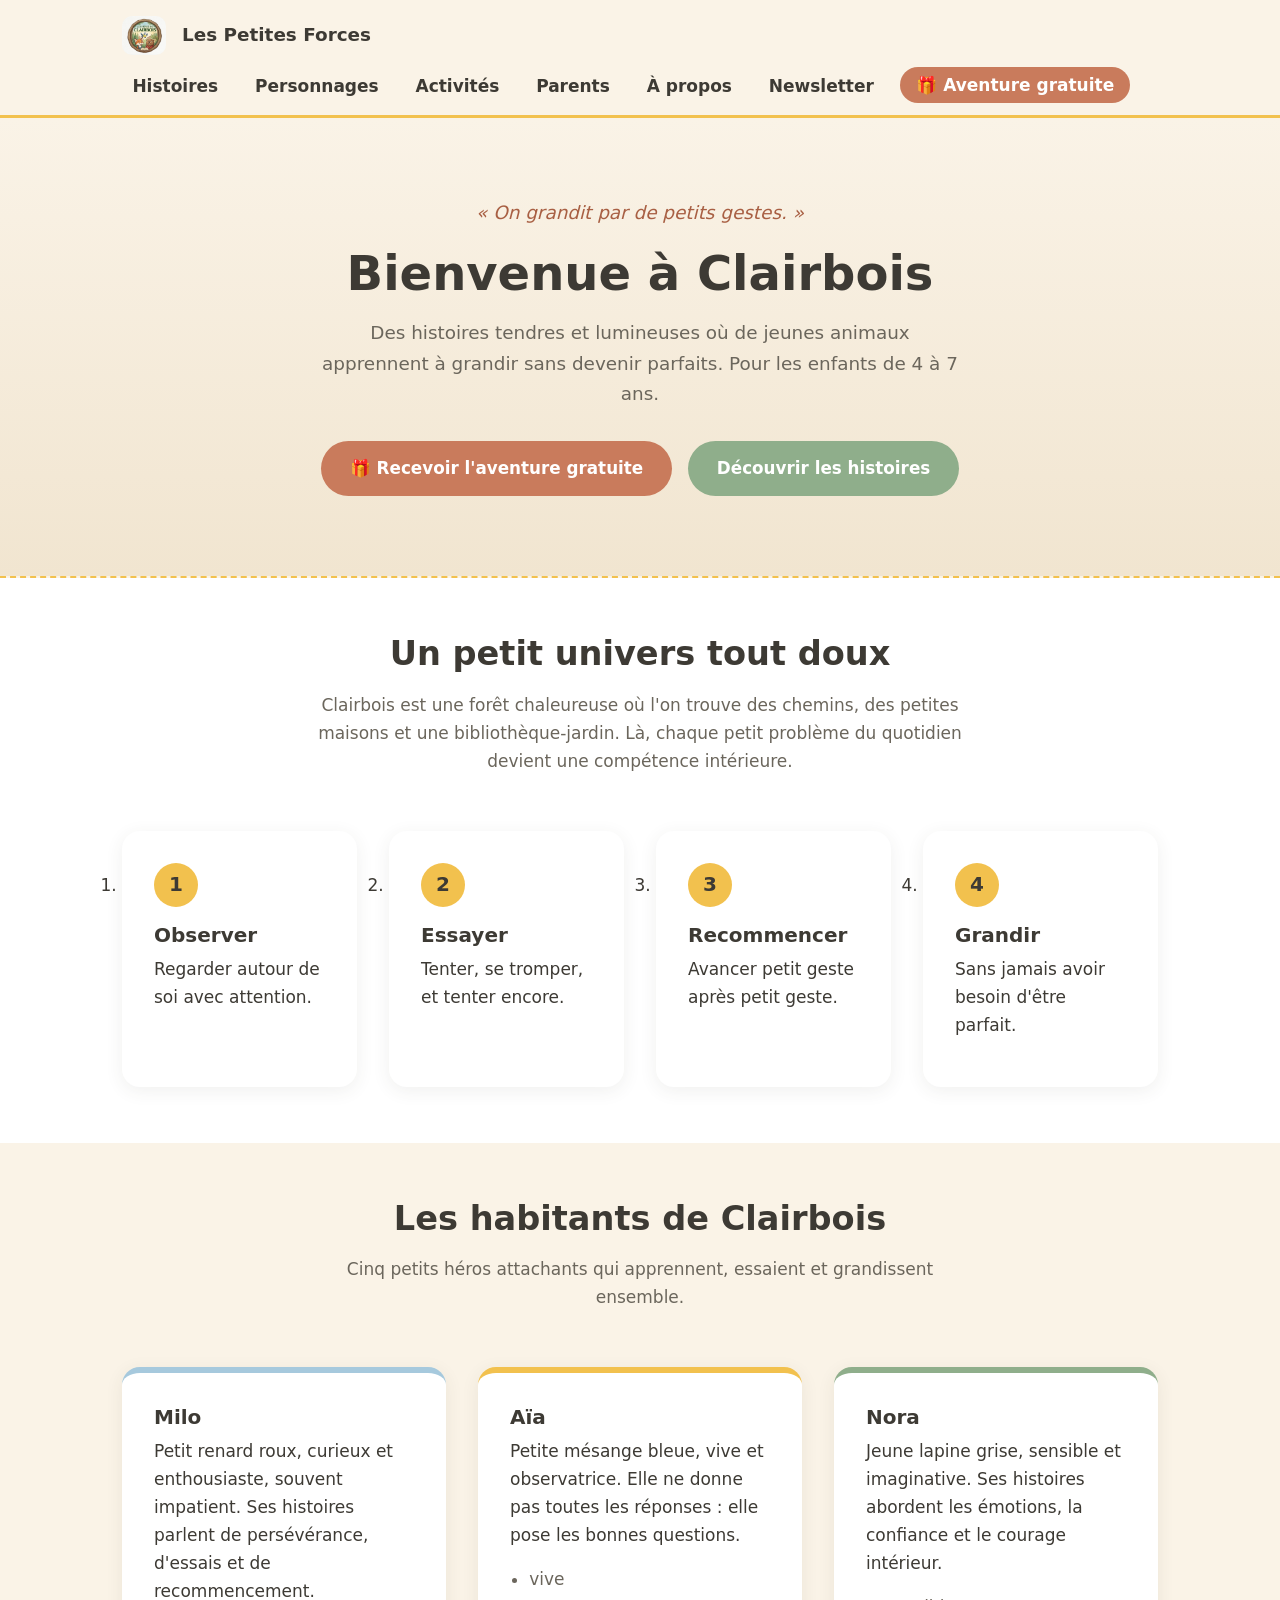
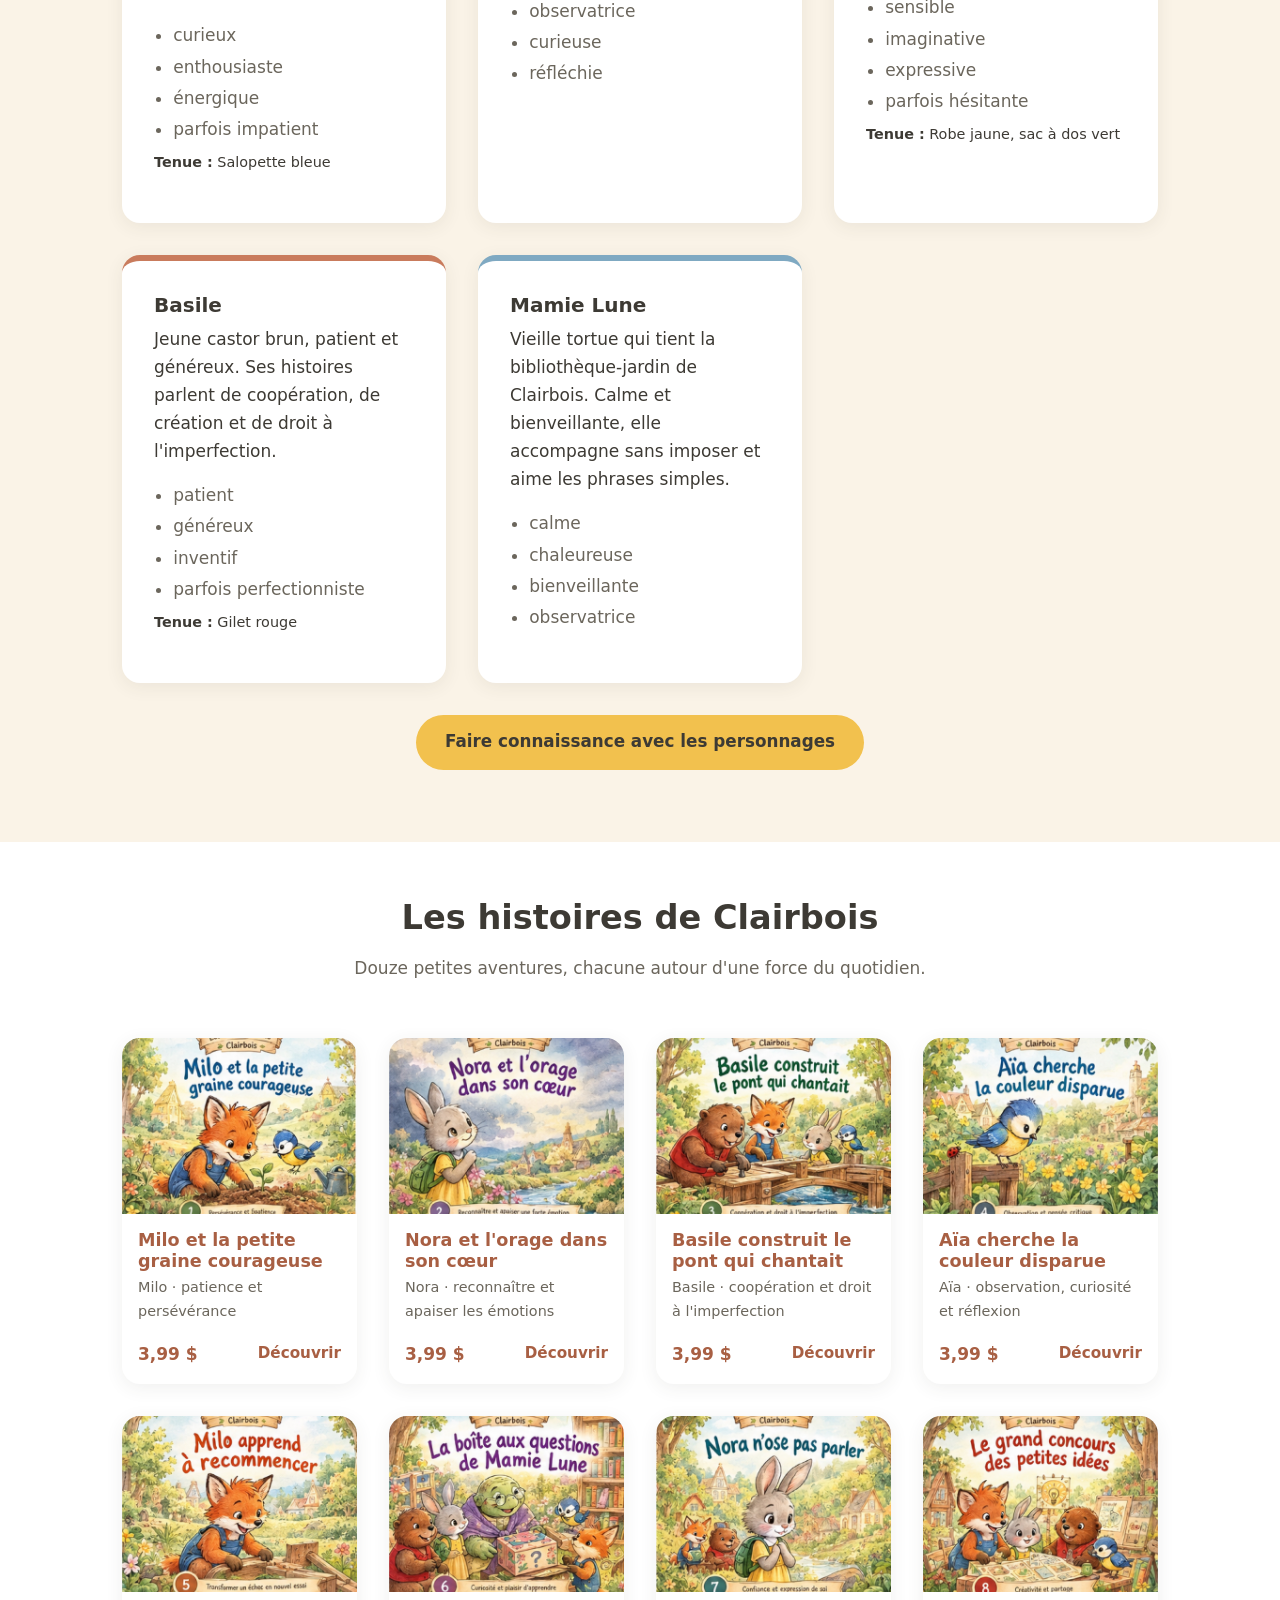
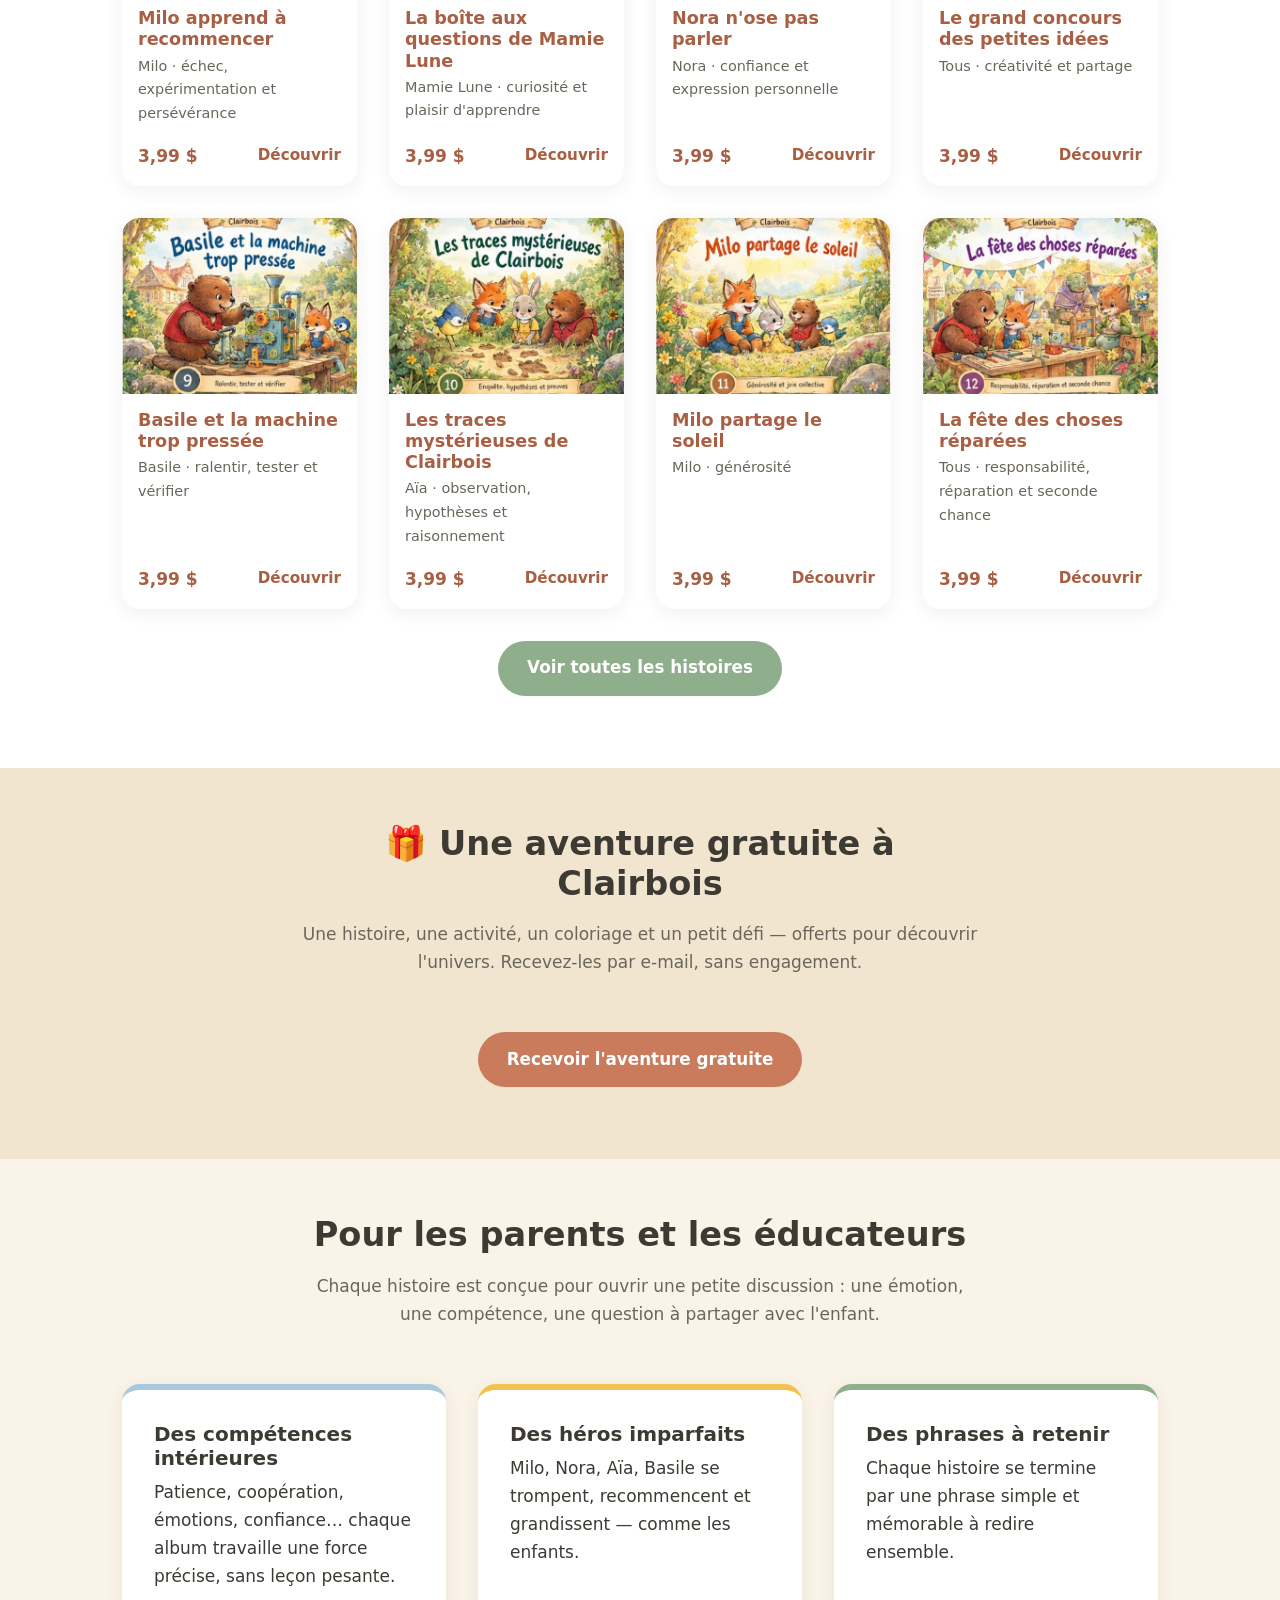
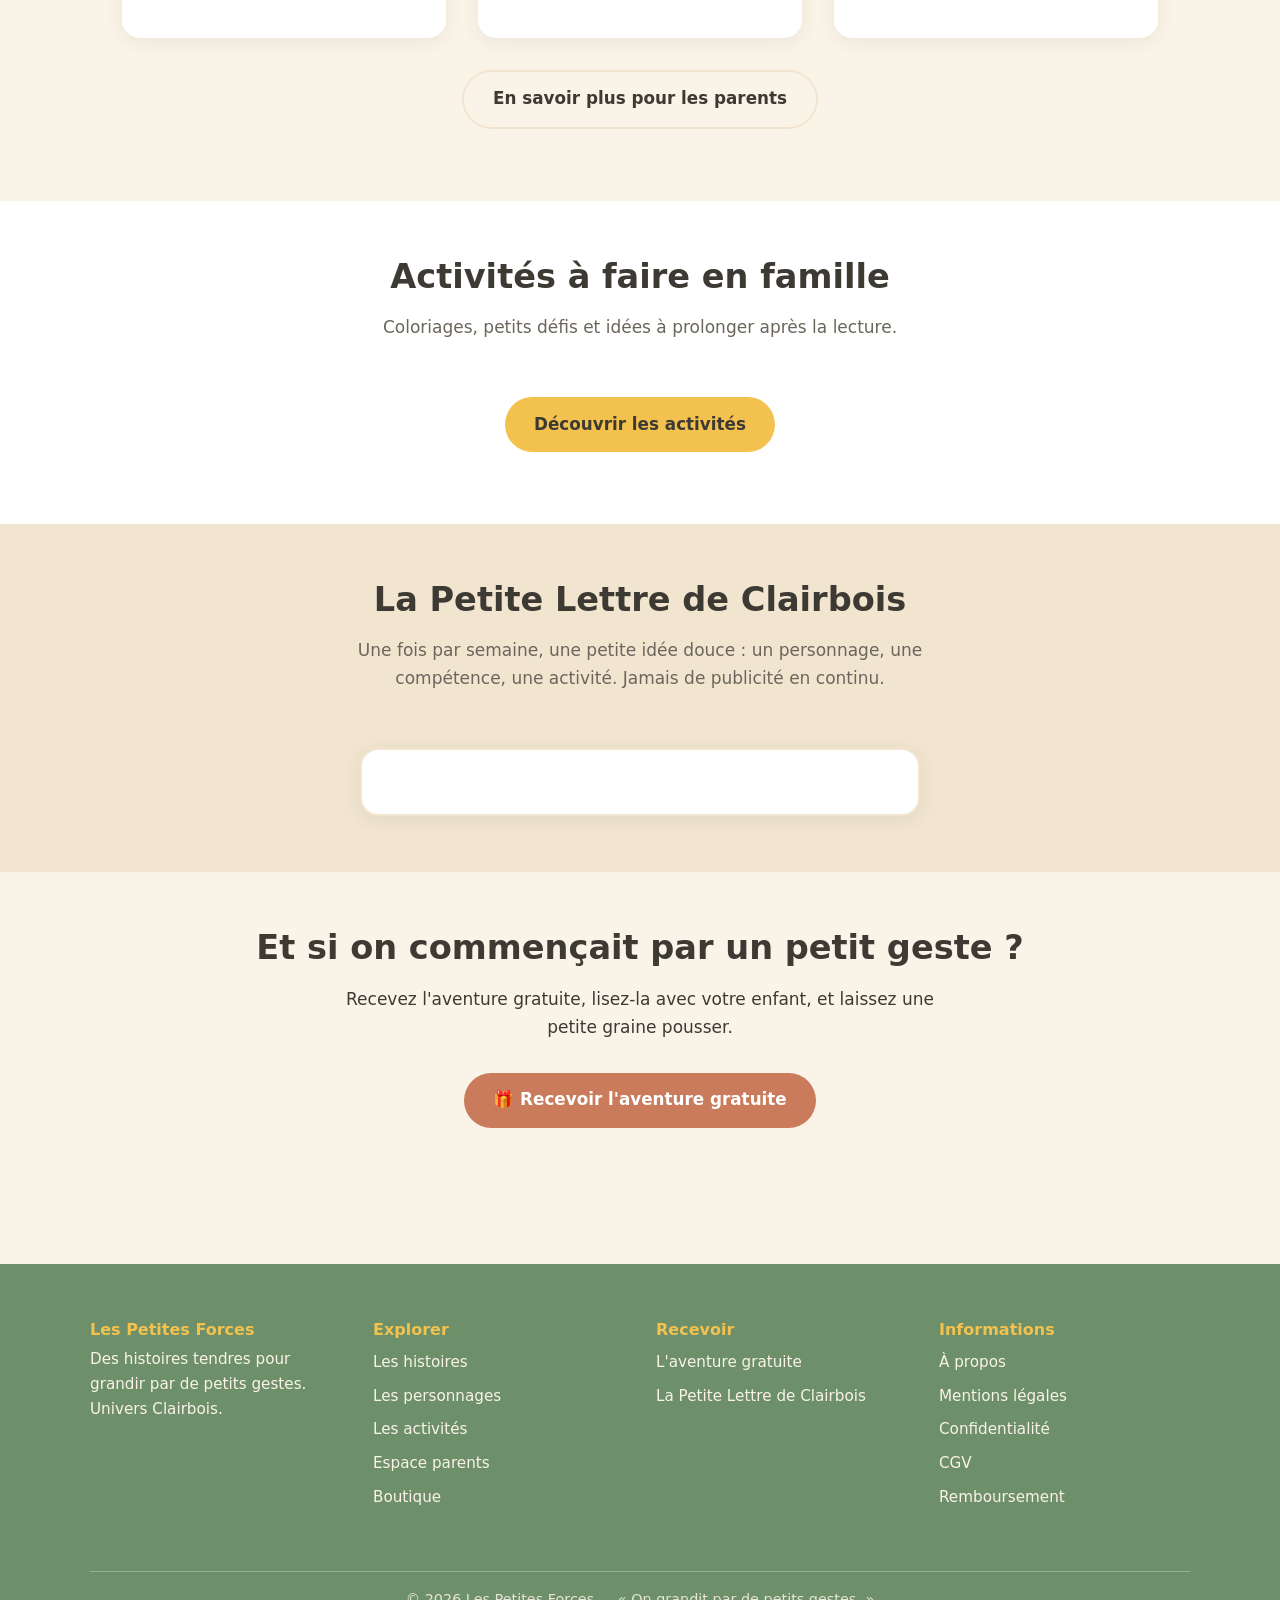
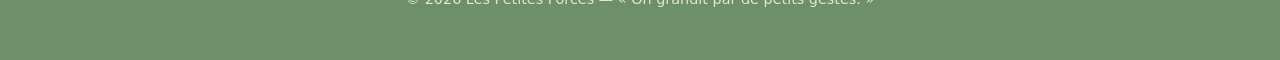
<file: index.html>
<!DOCTYPE html>
<html lang="fr">
<head>
  <meta charset="UTF-8">
  <meta name="viewport" content="width=device-width, initial-scale=1.0">
  <title>Les Petites Forces — Des histoires douces pour grandir, à Clairbois</title>
  <meta name="description" content="Des histoires tendres et lumineuses où de jeunes animaux apprennent à grandir sans devenir parfaits. Pour les enfants de 4 à 7 ans. « On grandit par de petits gestes. »">
  <meta property="og:title" content="Les Petites Forces — Clairbois">
  <meta property="og:description" content="Des histoires tendres et lumineuses où de jeunes animaux apprennent à grandir sans devenir parfaits. Pour les enfants de 4 à 7 ans.">
  <meta property="og:type" content="website">
  <meta property="og:image" content="assets/logo-couleur.png">
  <link rel="stylesheet" href="css/style.css">
  <link rel="icon" href="assets/logo-crayon.png" type="image/png">
</head>
<body>
  <a class="skip-link" href="#contenu">Aller au contenu principal</a>

  <header class="site-header">
    <nav class="nav" aria-label="Navigation principale">
      <a class="logo" href="index.html">
        <img src="assets/logo-couleur.png" alt="Logo Les Petites Forces">
        Les Petites Forces
      </a>
      <ul class="nav-links">
        <li><a href="histoires.html">Histoires</a></li>
        <li><a href="personnages.html">Personnages</a></li>
        <li><a href="activites.html">Activités</a></li>
        <li><a href="parents.html">Parents</a></li>
        <li><a href="apropos.html">À propos</a></li>
        <li><a href="newsletter.html">Newsletter</a></li>
        <li><a class="cta" href="newsletter.html">🎁 Aventure gratuite</a></li>
      </ul>
    </nav>
  </header>

  <main id="contenu">

    <!-- 1. HERO -->
    <section class="hero">
      <span class="signature">« On grandit par de petits gestes. »</span>
      <h1>Bienvenue à Clairbois</h1>
      <p class="hero-texte">Des histoires tendres et lumineuses où de jeunes animaux apprennent à grandir sans devenir parfaits. Pour les enfants de 4 à 7 ans.</p>
      <div class="hero-actions">
        <a class="btn btn-principal" href="newsletter.html">🎁 Recevoir l'aventure gratuite</a>
        <a class="btn btn-secondaire" href="histoires.html">Découvrir les histoires</a>
      </div>
    </section>

    <!-- 2. DÉCOUVRIR CLAIRBOIS -->
    <section class="section-alternee" aria-labelledby="decouvrir">
      <div class="conteneur">
        <div class="section-titre">
          <h2 id="decouvrir">Un petit univers tout doux</h2>
          <p>Clairbois est une forêt chaleureuse où l'on trouve des chemins, des petites maisons et une bibliothèque-jardin. Là, chaque petit problème du quotidien devient une compétence intérieure.</p>
        </div>
        <ol class="etapes">
          <li class="etape"><h3>Observer</h3><p>Regarder autour de soi avec attention.</p></li>
          <li class="etape"><h3>Essayer</h3><p>Tenter, se tromper, et tenter encore.</p></li>
          <li class="etape"><h3>Recommencer</h3><p>Avancer petit geste après petit geste.</p></li>
          <li class="etape"><h3>Grandir</h3><p>Sans jamais avoir besoin d'être parfait.</p></li>
        </ol>
      </div>
    </section>

    <!-- 3. LES PERSONNAGES -->
    <section aria-labelledby="personnages">
      <div class="conteneur">
        <div class="section-titre">
          <h2 id="personnages">Les habitants de Clairbois</h2>
          <p>Cinq petits héros attachants qui apprennent, essaient et grandissent ensemble.</p>
        </div>
        <div class="grille-personnages" data-personnages></div>
        <p style="text-align:center;margin-top:var(--sp-md)">
          <a class="btn btn-jaune" href="personnages.html">Faire connaissance avec les personnages</a>
        </p>
      </div>
    </section>

    <!-- 4. LES HISTOIRES -->
    <section class="section-alternee" aria-labelledby="histoires">
      <div class="conteneur">
        <div class="section-titre">
          <h2 id="histoires">Les histoires de Clairbois</h2>
          <p>Douze petites aventures, chacune autour d'une force du quotidien.</p>
        </div>
        <ul class="grille-albums" data-grille-albums></ul>
        <p style="text-align:center;margin-top:var(--sp-md)">
          <a class="btn btn-secondaire" href="histoires.html">Voir toutes les histoires</a>
        </p>
      </div>
    </section>

    <!-- 5. AVENTURE GRATUITE -->
    <section class="section-alternee-2" aria-labelledby="aventure">
      <div class="conteneur">
        <div class="section-titre">
          <h2 id="aventure">🎁 Une aventure gratuite à Clairbois</h2>
          <p>Une histoire, une activité, un coloriage et un petit défi — offerts pour découvrir l'univers. Recevez-les par e-mail, sans engagement.</p>
        </div>
        <p style="text-align:center">
          <a class="btn btn-principal" href="newsletter.html">Recevoir l'aventure gratuite</a>
        </p>
      </div>
    </section>

    <!-- 6. POUR LES PARENTS -->
    <section aria-labelledby="parents">
      <div class="conteneur">
        <div class="section-titre">
          <h2 id="parents">Pour les parents et les éducateurs</h2>
          <p>Chaque histoire est conçue pour ouvrir une petite discussion : une émotion, une compétence, une question à partager avec l'enfant.</p>
        </div>
        <div class="grille-personnages">
          <article class="carte-personnage">
            <h3>Des compétences intérieures</h3>
            <p>Patience, coopération, émotions, confiance… chaque album travaille une force précise, sans leçon pesante.</p>
          </article>
          <article class="carte-personnage">
            <h3>Des héros imparfaits</h3>
            <p>Milo, Nora, Aïa, Basile se trompent, recommencent et grandissent — comme les enfants.</p>
          </article>
          <article class="carte-personnage">
            <h3>Des phrases à retenir</h3>
            <p>Chaque histoire se termine par une phrase simple et mémorable à redire ensemble.</p>
          </article>
        </div>
        <p style="text-align:center;margin-top:var(--sp-md)">
          <a class="btn btn-transparent" href="parents.html">En savoir plus pour les parents</a>
        </p>
      </div>
    </section>

    <!-- 7. ACTIVITÉS -->
    <section class="section-alternee" aria-labelledby="activites">
      <div class="conteneur">
        <div class="section-titre">
          <h2 id="activites">Activités à faire en famille</h2>
          <p>Coloriages, petits défis et idées à prolonger après la lecture.</p>
        </div>
        <p style="text-align:center">
          <a class="btn btn-jaune" href="activites.html">Découvrir les activités</a>
        </p>
      </div>
    </section>

    <!-- 8. NEWSLETTER -->
    <section class="section-alternee-2" aria-labelledby="newsletter">
      <div class="conteneur">
        <div class="section-titre">
          <h2 id="newsletter">La Petite Lettre de Clairbois</h2>
          <p>Une fois par semaine, une petite idée douce : un personnage, une compétence, une activité. Jamais de publicité en continu.</p>
        </div>
        <div class="bloc-formulaire">
          <div class="ml-embedded" data-form="tTjwT6"></div>
        </div>
      </div>
    </section>

    <!-- 9. APPEL À L'ACTION FINAL -->
    <section aria-labelledby="final">
      <div class="conteneur" style="text-align:center">
        <h2 id="final">Et si on commençait par un petit geste ?</h2>
        <p style="max-width:600px;margin:0 auto var(--sp-md)">Recevez l'aventure gratuite, lisez-la avec votre enfant, et laissez une petite graine pousser.</p>
        <a class="btn btn-principal" href="newsletter.html">🎁 Recevoir l'aventure gratuite</a>
      </div>
    </section>

  </main>

  <footer class="site-footer">
    <div class="footer-grille">
      <div>
        <h3>Les Petites Forces</h3>
        <p style="font-size:0.95rem">Des histoires tendres pour grandir par de petits gestes. Univers Clairbois.</p>
      </div>
      <div>
        <h3>Explorer</h3>
        <ul>
          <li><a href="histoires.html">Les histoires</a></li>
          <li><a href="personnages.html">Les personnages</a></li>
          <li><a href="activites.html">Les activités</a></li>
          <li><a href="parents.html">Espace parents</a></li>
          <li><a href="boutique.html">Boutique</a></li>
        </ul>
      </div>
      <div>
        <h3>Recevoir</h3>
        <ul>
          <li><a href="newsletter.html">L'aventure gratuite</a></li>
          <li><a href="newsletter.html">La Petite Lettre de Clairbois</a></li>
        </ul>
      </div>
      <div>
        <h3>Informations</h3>
        <ul>
          <li><a href="apropos.html">À propos</a></li>
          <li><a href="mentions-legales.html">Mentions légales</a></li>
          <li><a href="confidentialite.html">Confidentialité</a></li>
          <li><a href="cgv.html">CGV</a></li>
          <li><a href="remboursement.html">Remboursement</a></li>
        </ul>
      </div>
    </div>
    <div class="footer-bas">
      <p>© 2026 Les Petites Forces — « On grandit par de petits gestes. »</p>
    </div>
  </footer>

  <script src="js/main.js"></script>
  <!-- MailerLite Universal (chargé une seule fois, §25) -->
  <script>
    (function(w,d,e,u,f,l,n){w[f]=w[f]||function(){(w[f].q=w[f].q||[])
    .push(arguments);},l=d.createElement(e),l.async=1,l.src=u,
    n=d.getElementsByTagName(e)[0],n.parentNode.insertBefore(l,n);})
    (window,document,'script','https://assets.mailerlite.com/js/universal.js','ml');
    ml('account', '2626784');
  </script>
  <!-- End MailerLite Universal -->
</body>
</html>
</file>
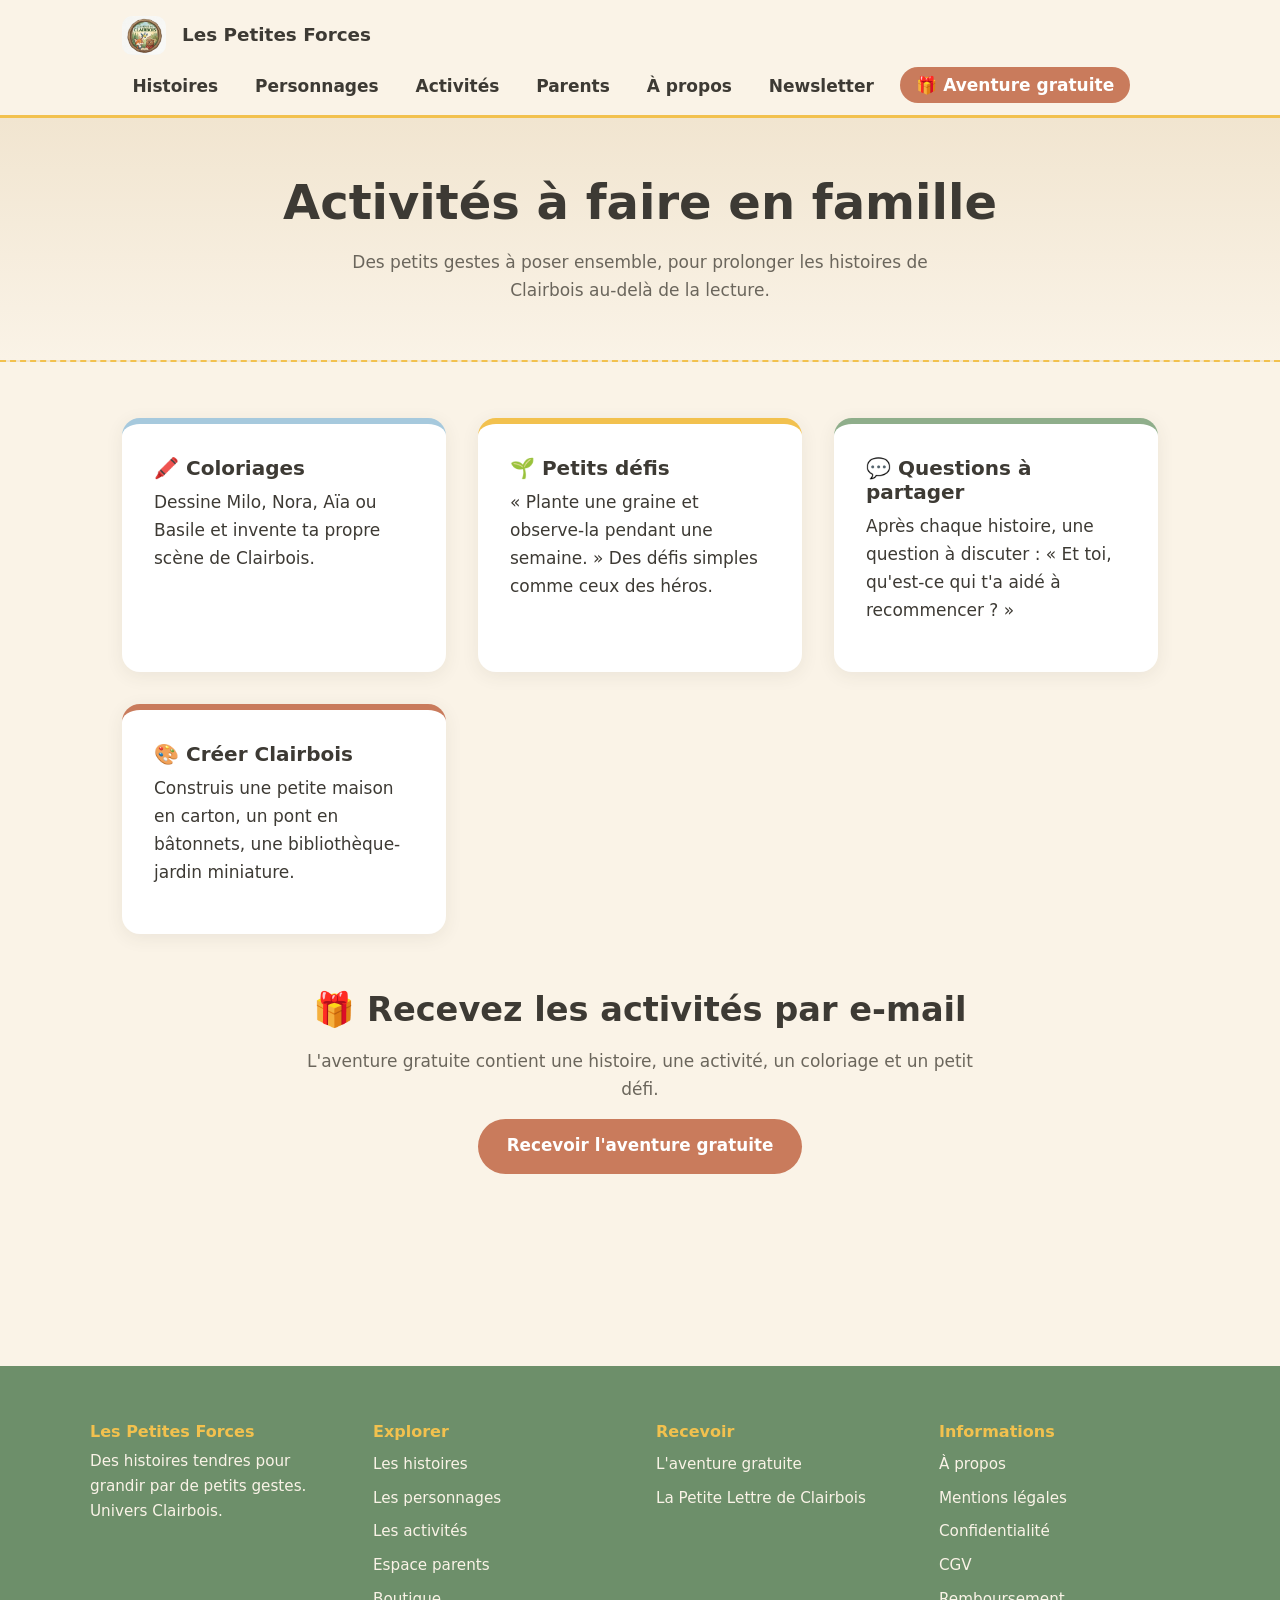
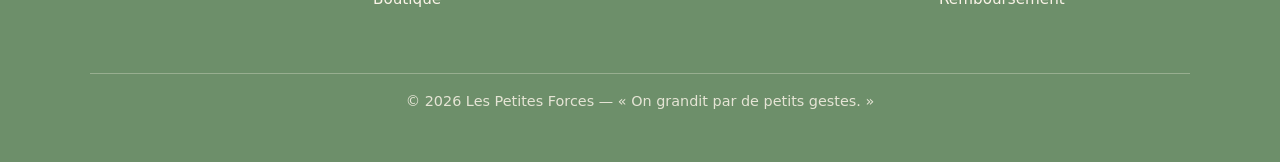
<file: activites.html>
<!DOCTYPE html>
<html lang="fr">
<head>
  <meta charset="UTF-8">
  <meta name="viewport" content="width=device-width, initial-scale=1.0">
  <title>Activités à faire en famille — Les Petites Forces</title>
  <meta name="description" content="Des activités douces et créatives autour de l'univers Clairbois : coloriages, petits défis et idées à prolonger après la lecture.">
  <link rel="stylesheet" href="css/style.css">
  <link rel="icon" href="assets/logo-crayon.png" type="image/png">
</head>
<body>
  <a class="skip-link" href="#contenu">Aller au contenu principal</a>

  <header class="site-header">
    <nav class="nav" aria-label="Navigation principale">
      <a class="logo" href="index.html">
        <img src="assets/logo-couleur.png" alt="Logo Les Petites Forces">
        Les Petites Forces
      </a>
      <ul class="nav-links">
        <li><a href="histoires.html">Histoires</a></li>
        <li><a href="personnages.html">Personnages</a></li>
        <li><a href="activites.html">Activités</a></li>
        <li><a href="parents.html">Parents</a></li>
        <li><a href="apropos.html">À propos</a></li>
        <li><a href="newsletter.html">Newsletter</a></li>
        <li><a class="cta" href="newsletter.html">🎁 Aventure gratuite</a></li>
      </ul>
    </nav>
  </header>

  <main id="contenu">
    <div class="page-entete">
      <h1>Activités à faire en famille</h1>
      <p>Des petits gestes à poser ensemble, pour prolonger les histoires de Clairbois au-delà de la lecture.</p>
    </div>

    <div class="conteneur">
      <div class="grille-personnages">
        <article class="carte-personnage">
          <h3>🖍️ Coloriages</h3>
          <p>Dessine Milo, Nora, Aïa ou Basile et invente ta propre scène de Clairbois.</p>
        </article>
        <article class="carte-personnage">
          <h3>🌱 Petits défis</h3>
          <p>« Plante une graine et observe-la pendant une semaine. » Des défis simples comme ceux des héros.</p>
        </article>
        <article class="carte-personnage">
          <h3>💬 Questions à partager</h3>
          <p>Après chaque histoire, une question à discuter : « Et toi, qu'est-ce qui t'a aidé à recommencer ? »</p>
        </article>
        <article class="carte-personnage">
          <h3>🎨 Créer Clairbois</h3>
          <p>Construis une petite maison en carton, un pont en bâtonnets, une bibliothèque-jardin miniature.</p>
        </article>
      </div>

      <div class="section-titre" style="margin-top:var(--sp-lg)">
        <h2>🎁 Recevez les activités par e-mail</h2>
        <p>L'aventure gratuite contient une histoire, une activité, un coloriage et un petit défi.</p>
        <p><a class="btn btn-principal" href="newsletter.html">Recevoir l'aventure gratuite</a></p>
      </div>
    </div>
  </main>

  <footer class="site-footer">
    <div class="footer-grille">
      <div>
        <h3>Les Petites Forces</h3>
        <p style="font-size:0.95rem">Des histoires tendres pour grandir par de petits gestes. Univers Clairbois.</p>
      </div>
      <div>
        <h3>Explorer</h3>
        <ul>
          <li><a href="histoires.html">Les histoires</a></li>
          <li><a href="personnages.html">Les personnages</a></li>
          <li><a href="activites.html">Les activités</a></li>
          <li><a href="parents.html">Espace parents</a></li>
          <li><a href="boutique.html">Boutique</a></li>
        </ul>
      </div>
      <div>
        <h3>Recevoir</h3>
        <ul>
          <li><a href="newsletter.html">L'aventure gratuite</a></li>
          <li><a href="newsletter.html">La Petite Lettre de Clairbois</a></li>
        </ul>
      </div>
      <div>
        <h3>Informations</h3>
        <ul>
          <li><a href="apropos.html">À propos</a></li>
          <li><a href="mentions-legales.html">Mentions légales</a></li>
          <li><a href="confidentialite.html">Confidentialité</a></li>
          <li><a href="cgv.html">CGV</a></li>
          <li><a href="remboursement.html">Remboursement</a></li>
        </ul>
      </div>
    </div>
    <div class="footer-bas">
      <p>© 2026 Les Petites Forces — « On grandit par de petits gestes. »</p>
    </div>
  </footer>

  <script src="js/main.js"></script>
</body>
</html>
</file>
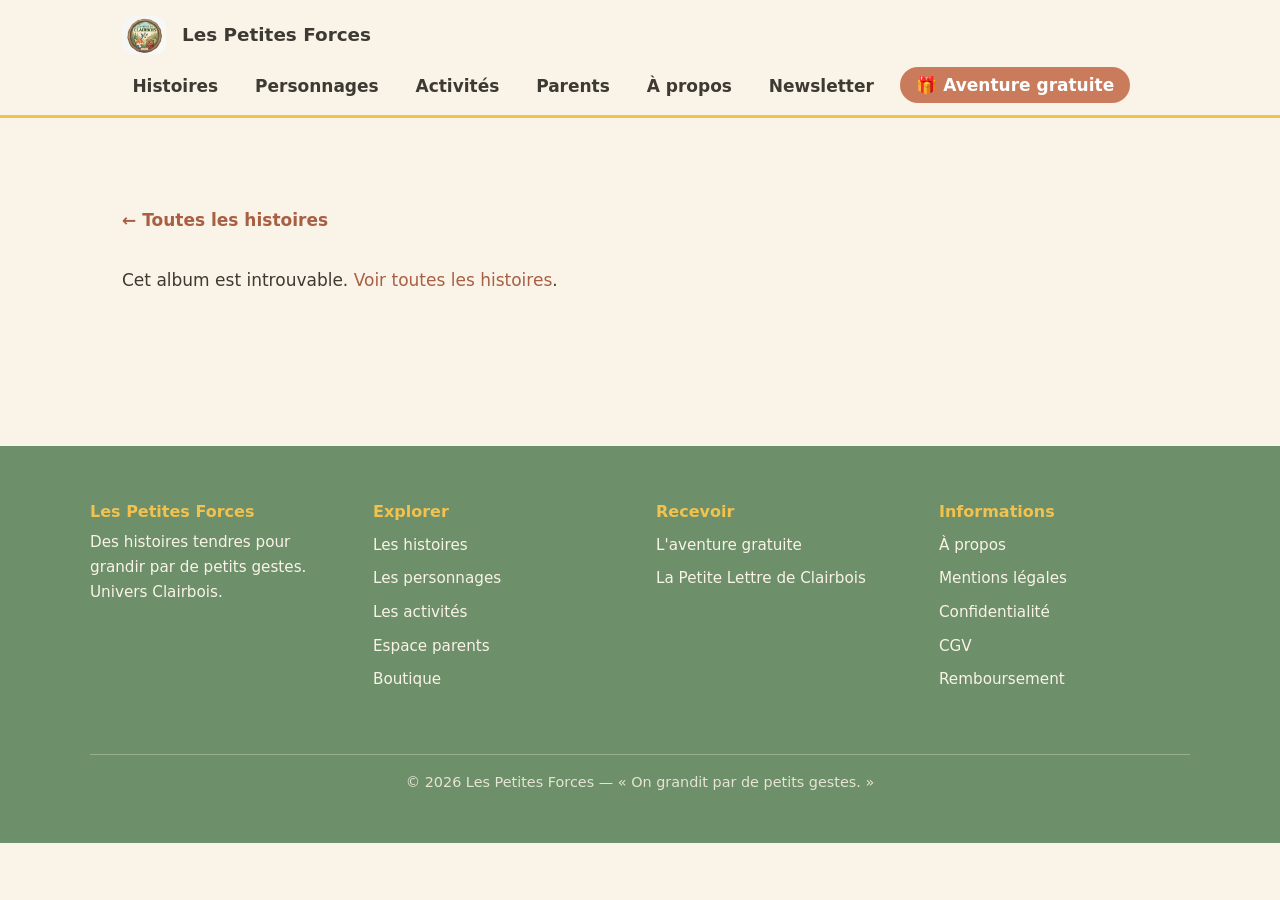
<file: album.html>
<!DOCTYPE html>
<html lang="fr">
<head>
  <meta charset="UTF-8">
  <meta name="viewport" content="width=device-width, initial-scale=1.0">
  <title>Album — Les Petites Forces</title>
  <meta name="description" content="Découvrez un album de l'univers Clairbois : une histoire tendre pour grandir par de petits gestes.">
  <link rel="stylesheet" href="css/style.css">
  <link rel="icon" href="assets/logo-crayon.png" type="image/png">
</head>
<body>
  <a class="skip-link" href="#contenu">Aller au contenu principal</a>

  <header class="site-header">
    <nav class="nav" aria-label="Navigation principale">
      <a class="logo" href="index.html">
        <img src="assets/logo-couleur.png" alt="Logo Les Petites Forces">
        Les Petites Forces
      </a>
      <ul class="nav-links">
        <li><a href="histoires.html">Histoires</a></li>
        <li><a href="personnages.html">Personnages</a></li>
        <li><a href="activites.html">Activités</a></li>
        <li><a href="parents.html">Parents</a></li>
        <li><a href="apropos.html">À propos</a></li>
        <li><a href="newsletter.html">Newsletter</a></li>
        <li><a class="cta" href="newsletter.html">🎁 Aventure gratuite</a></li>
      </ul>
    </nav>
  </header>

  <main id="contenu">
    <div class="conteneur">
      <a class="fiche-retour" href="histoires.html">← Toutes les histoires</a>
      <div data-fiche-album></div>
    </div>
  </main>

  <footer class="site-footer">
    <div class="footer-grille">
      <div>
        <h3>Les Petites Forces</h3>
        <p style="font-size:0.95rem">Des histoires tendres pour grandir par de petits gestes. Univers Clairbois.</p>
      </div>
      <div>
        <h3>Explorer</h3>
        <ul>
          <li><a href="histoires.html">Les histoires</a></li>
          <li><a href="personnages.html">Les personnages</a></li>
          <li><a href="activites.html">Les activités</a></li>
          <li><a href="parents.html">Espace parents</a></li>
          <li><a href="boutique.html">Boutique</a></li>
        </ul>
      </div>
      <div>
        <h3>Recevoir</h3>
        <ul>
          <li><a href="newsletter.html">L'aventure gratuite</a></li>
          <li><a href="newsletter.html">La Petite Lettre de Clairbois</a></li>
        </ul>
      </div>
      <div>
        <h3>Informations</h3>
        <ul>
          <li><a href="apropos.html">À propos</a></li>
          <li><a href="mentions-legales.html">Mentions légales</a></li>
          <li><a href="confidentialite.html">Confidentialité</a></li>
          <li><a href="cgv.html">CGV</a></li>
          <li><a href="remboursement.html">Remboursement</a></li>
        </ul>
      </div>
    </div>
    <div class="footer-bas">
      <p>© 2026 Les Petites Forces — « On grandit par de petits gestes. »</p>
    </div>
  </footer>

  <script src="js/main.js"></script>
</body>
</html>
</file>
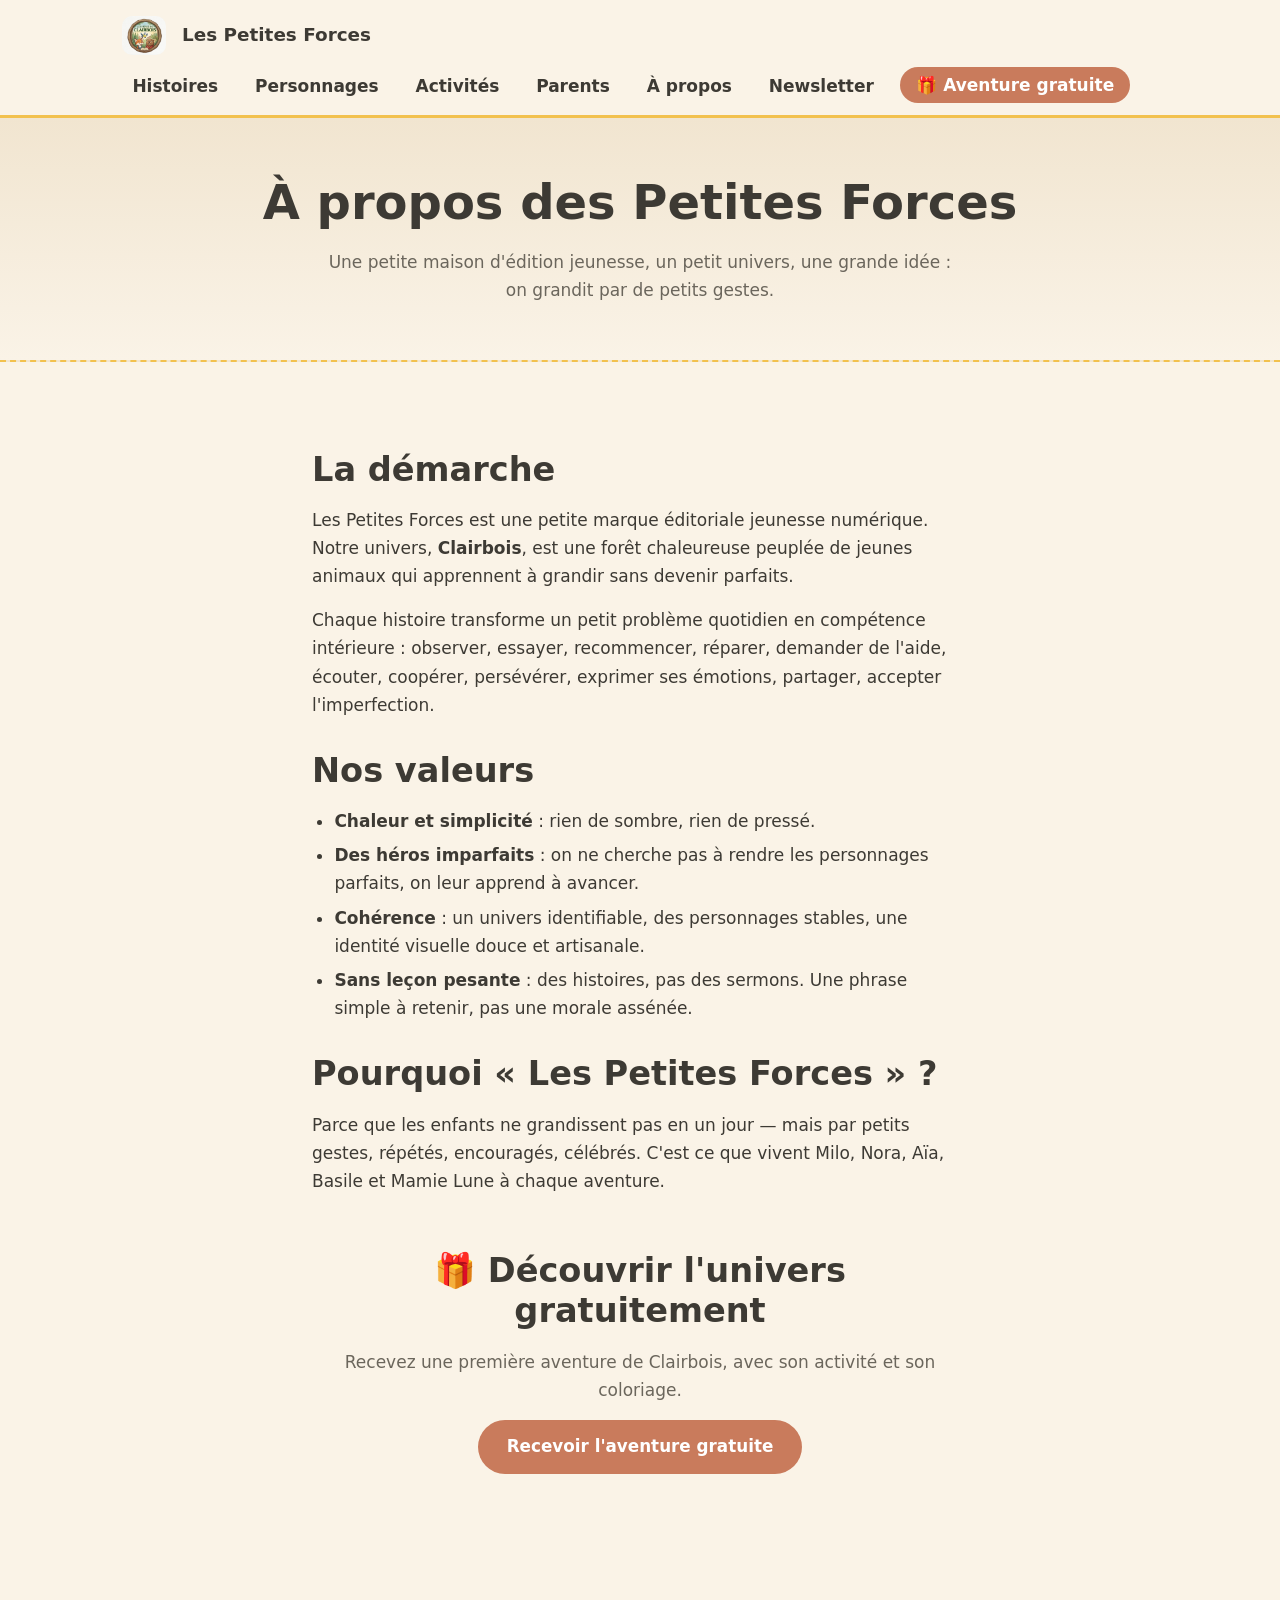
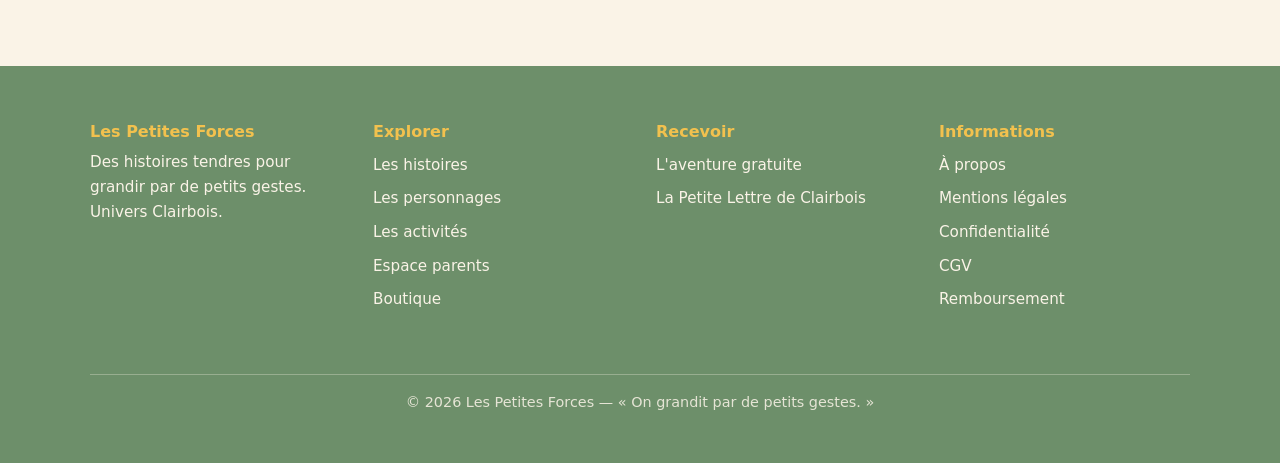
<file: apropos.html>
<!DOCTYPE html>
<html lang="fr">
<head>
  <meta charset="UTF-8">
  <meta name="viewport" content="width=device-width, initial-scale=1.0">
  <title>À propos — Les Petites Forces</title>
  <meta name="description" content="La démarche des Petites Forces : une petite marque éditoriale jeunesse, chaleureuse et humaine, autour de l'univers Clairbois.">
  <link rel="stylesheet" href="css/style.css">
  <link rel="icon" href="assets/logo-crayon.png" type="image/png">
</head>
<body>
  <a class="skip-link" href="#contenu">Aller au contenu principal</a>

  <header class="site-header">
    <nav class="nav" aria-label="Navigation principale">
      <a class="logo" href="index.html">
        <img src="assets/logo-couleur.png" alt="Logo Les Petites Forces">
        Les Petites Forces
      </a>
      <ul class="nav-links">
        <li><a href="histoires.html">Histoires</a></li>
        <li><a href="personnages.html">Personnages</a></li>
        <li><a href="activites.html">Activités</a></li>
        <li><a href="parents.html">Parents</a></li>
        <li><a href="apropos.html">À propos</a></li>
        <li><a href="newsletter.html">Newsletter</a></li>
        <li><a class="cta" href="newsletter.html">🎁 Aventure gratuite</a></li>
      </ul>
    </nav>
  </header>

  <main id="contenu">
    <div class="page-entete">
      <h1>À propos des Petites Forces</h1>
      <p>Une petite maison d'édition jeunesse, un petit univers, une grande idée : on grandit par de petits gestes.</p>
    </div>

    <div class="conteneur prose">
      <h2>La démarche</h2>
      <p>Les Petites Forces est une petite marque éditoriale jeunesse numérique. Notre univers, <strong>Clairbois</strong>, est une forêt chaleureuse peuplée de jeunes animaux qui apprennent à grandir sans devenir parfaits.</p>
      <p>Chaque histoire transforme un petit problème quotidien en compétence intérieure : observer, essayer, recommencer, réparer, demander de l'aide, écouter, coopérer, persévérer, exprimer ses émotions, partager, accepter l'imperfection.</p>

      <h2>Nos valeurs</h2>
      <ul>
        <li><strong>Chaleur et simplicité</strong> : rien de sombre, rien de pressé.</li>
        <li><strong>Des héros imparfaits</strong> : on ne cherche pas à rendre les personnages parfaits, on leur apprend à avancer.</li>
        <li><strong>Cohérence</strong> : un univers identifiable, des personnages stables, une identité visuelle douce et artisanale.</li>
        <li><strong>Sans leçon pesante</strong> : des histoires, pas des sermons. Une phrase simple à retenir, pas une morale assénée.</li>
      </ul>

      <h2>Pourquoi « Les Petites Forces » ?</h2>
      <p>Parce que les enfants ne grandissent pas en un jour — mais par petits gestes, répétés, encouragés, célébrés. C'est ce que vivent Milo, Nora, Aïa, Basile et Mamie Lune à chaque aventure.</p>

      <div class="section-titre" style="margin-top:var(--sp-lg)">
        <h2>🎁 Découvrir l'univers gratuitement</h2>
        <p>Recevez une première aventure de Clairbois, avec son activité et son coloriage.</p>
        <p><a class="btn btn-principal" href="newsletter.html">Recevoir l'aventure gratuite</a></p>
      </div>
    </div>
  </main>

  <footer class="site-footer">
    <div class="footer-grille">
      <div>
        <h3>Les Petites Forces</h3>
        <p style="font-size:0.95rem">Des histoires tendres pour grandir par de petits gestes. Univers Clairbois.</p>
      </div>
      <div>
        <h3>Explorer</h3>
        <ul>
          <li><a href="histoires.html">Les histoires</a></li>
          <li><a href="personnages.html">Les personnages</a></li>
          <li><a href="activites.html">Les activités</a></li>
          <li><a href="parents.html">Espace parents</a></li>
          <li><a href="boutique.html">Boutique</a></li>
        </ul>
      </div>
      <div>
        <h3>Recevoir</h3>
        <ul>
          <li><a href="newsletter.html">L'aventure gratuite</a></li>
          <li><a href="newsletter.html">La Petite Lettre de Clairbois</a></li>
        </ul>
      </div>
      <div>
        <h3>Informations</h3>
        <ul>
          <li><a href="apropos.html">À propos</a></li>
          <li><a href="mentions-legales.html">Mentions légales</a></li>
          <li><a href="confidentialite.html">Confidentialité</a></li>
          <li><a href="cgv.html">CGV</a></li>
          <li><a href="remboursement.html">Remboursement</a></li>
        </ul>
      </div>
    </div>
    <div class="footer-bas">
      <p>© 2026 Les Petites Forces — « On grandit par de petits gestes. »</p>
    </div>
  </footer>

  <script src="js/main.js"></script>
</body>
</html>
</file>
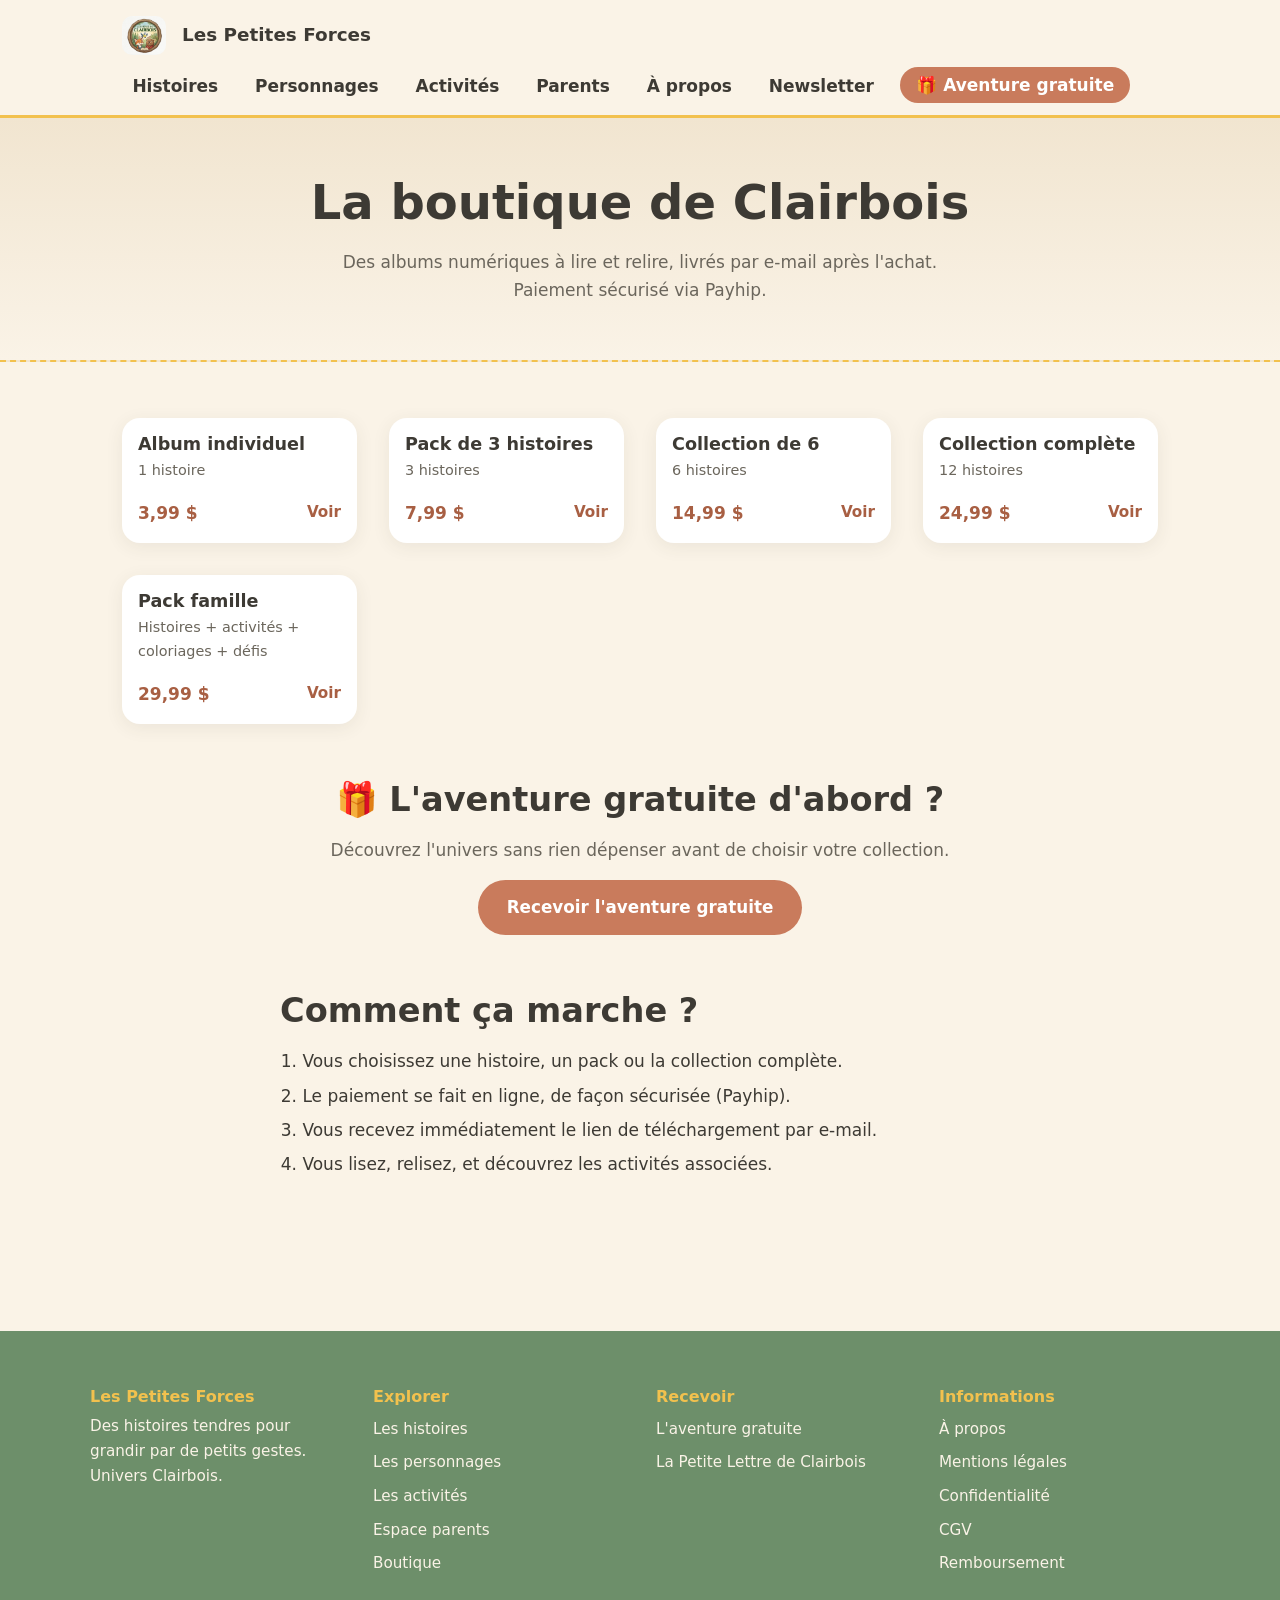
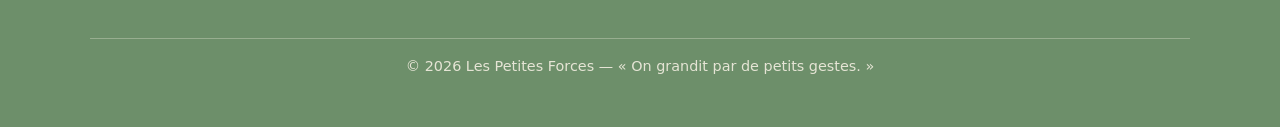
<file: boutique.html>
<!DOCTYPE html>
<html lang="fr">
<head>
  <meta charset="UTF-8">
  <meta name="viewport" content="width=device-width, initial-scale=1.0">
  <title>Boutique — Les Petites Forces</title>
  <meta name="description" content="Les albums et collections de Clairbois : album individuel, packs, collection complète et pack famille. Paiement sécurisé en ligne.">
  <link rel="stylesheet" href="css/style.css">
  <link rel="icon" href="assets/logo-crayon.png" type="image/png">
</head>
<body>
  <a class="skip-link" href="#contenu">Aller au contenu principal</a>

  <header class="site-header">
    <nav class="nav" aria-label="Navigation principale">
      <a class="logo" href="index.html">
        <img src="assets/logo-couleur.png" alt="Logo Les Petites Forces">
        Les Petites Forces
      </a>
      <ul class="nav-links">
        <li><a href="histoires.html">Histoires</a></li>
        <li><a href="personnages.html">Personnages</a></li>
        <li><a href="activites.html">Activités</a></li>
        <li><a href="parents.html">Parents</a></li>
        <li><a href="apropos.html">À propos</a></li>
        <li><a href="newsletter.html">Newsletter</a></li>
        <li><a class="cta" href="newsletter.html">🎁 Aventure gratuite</a></li>
      </ul>
    </nav>
  </header>

  <main id="contenu">
    <div class="page-entete">
      <h1>La boutique de Clairbois</h1>
      <p>Des albums numériques à lire et relire, livrés par e-mail après l'achat. Paiement sécurisé via Payhip.</p>
    </div>

    <div class="conteneur">
      <ul class="grille-albums" data-boutique></ul>

      <div class="section-titre" style="margin-top:var(--sp-lg)">
        <h2>🎁 L'aventure gratuite d'abord ?</h2>
        <p>Découvrez l'univers sans rien dépenser avant de choisir votre collection.</p>
        <p><a class="btn btn-principal" href="newsletter.html">Recevoir l'aventure gratuite</a></p>
      </div>

      <div class="prose" style="margin-top:var(--sp-lg)">
        <h2>Comment ça marche ?</h2>
        <ol>
          <li>Vous choisissez une histoire, un pack ou la collection complète.</li>
          <li>Le paiement se fait en ligne, de façon sécurisée (Payhip).</li>
          <li>Vous recevez immédiatement le lien de téléchargement par e-mail.</li>
          <li>Vous lisez, relisez, et découvrez les activités associées.</li>
        </ol>
      </div>
    </div>
  </main>

  <footer class="site-footer">
    <div class="footer-grille">
      <div>
        <h3>Les Petites Forces</h3>
        <p style="font-size:0.95rem">Des histoires tendres pour grandir par de petits gestes. Univers Clairbois.</p>
      </div>
      <div>
        <h3>Explorer</h3>
        <ul>
          <li><a href="histoires.html">Les histoires</a></li>
          <li><a href="personnages.html">Les personnages</a></li>
          <li><a href="activites.html">Les activités</a></li>
          <li><a href="parents.html">Espace parents</a></li>
          <li><a href="boutique.html">Boutique</a></li>
        </ul>
      </div>
      <div>
        <h3>Recevoir</h3>
        <ul>
          <li><a href="newsletter.html">L'aventure gratuite</a></li>
          <li><a href="newsletter.html">La Petite Lettre de Clairbois</a></li>
        </ul>
      </div>
      <div>
        <h3>Informations</h3>
        <ul>
          <li><a href="apropos.html">À propos</a></li>
          <li><a href="mentions-legales.html">Mentions légales</a></li>
          <li><a href="confidentialite.html">Confidentialité</a></li>
          <li><a href="cgv.html">CGV</a></li>
          <li><a href="remboursement.html">Remboursement</a></li>
        </ul>
      </div>
    </div>
    <div class="footer-bas">
      <p>© 2026 Les Petites Forces — « On grandit par de petits gestes. »</p>
    </div>
  </footer>

  <script src="js/main.js"></script>
</body>
</html>
</file>
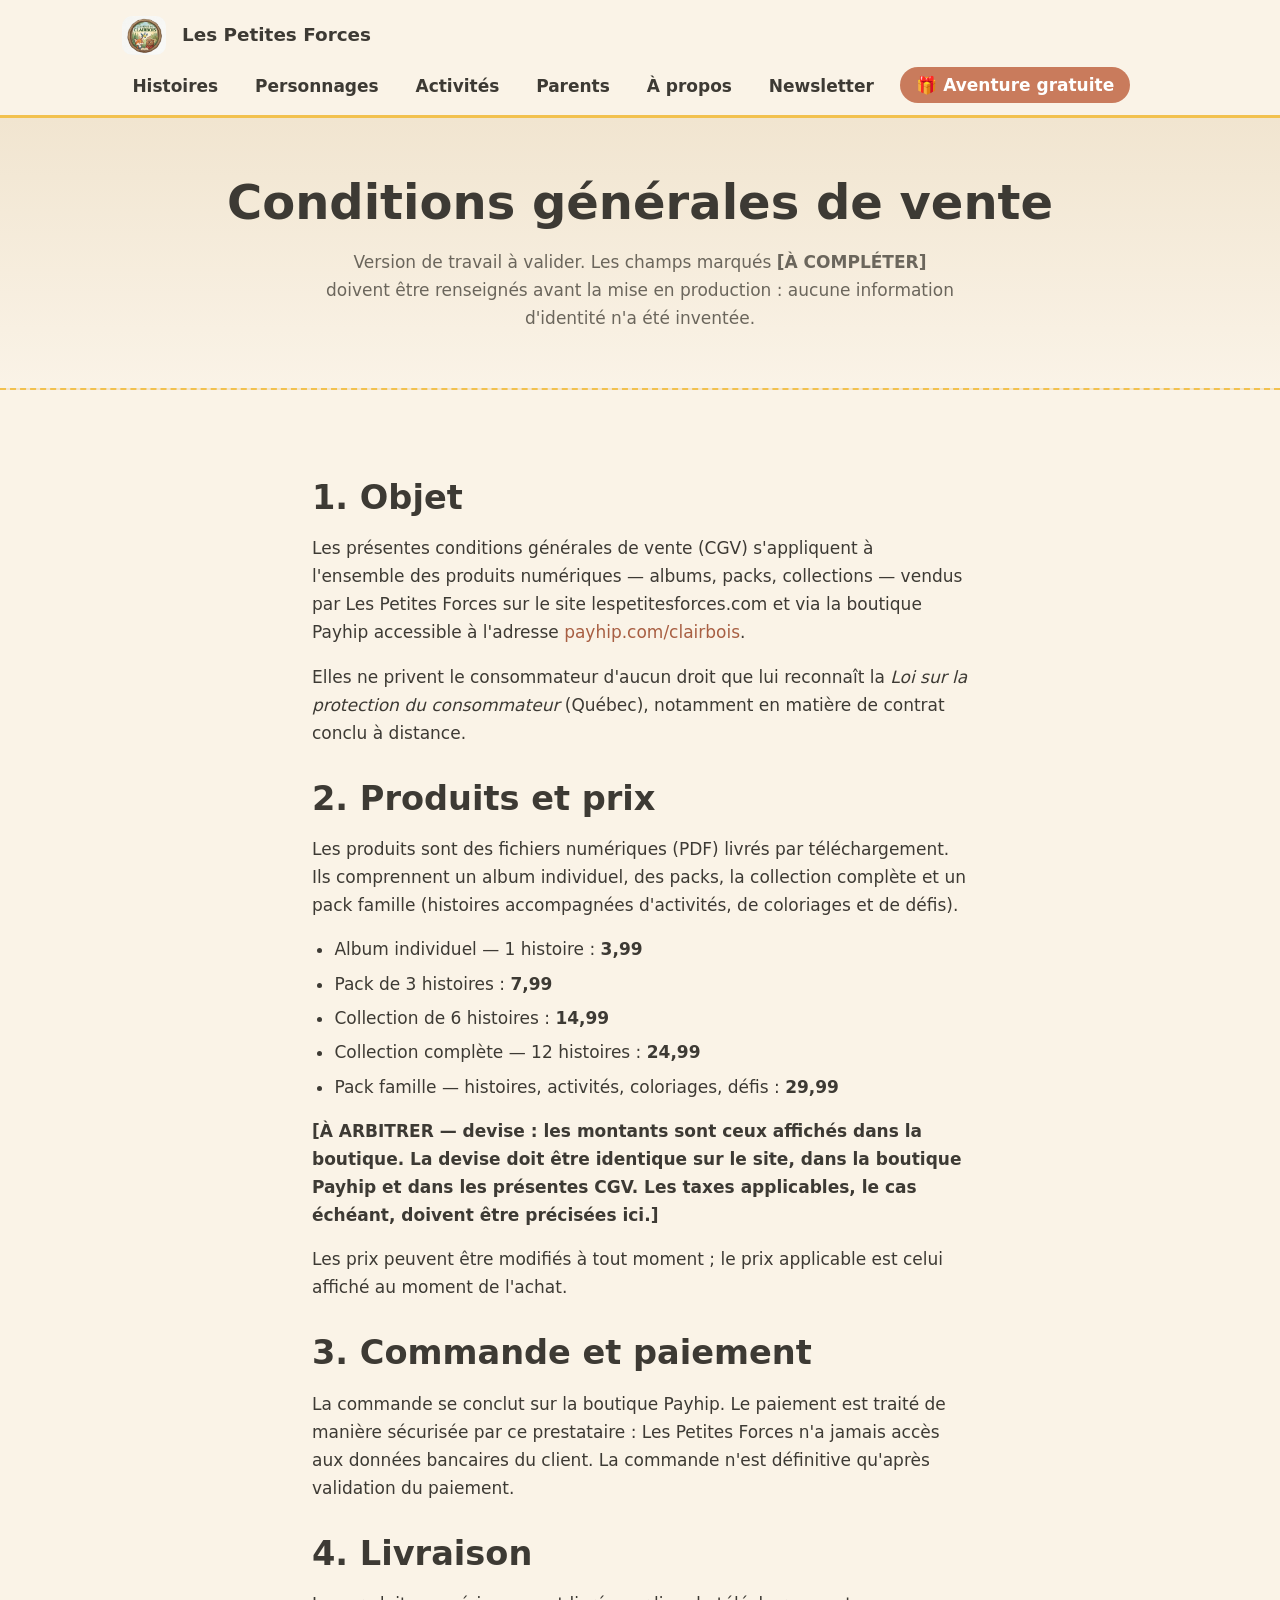
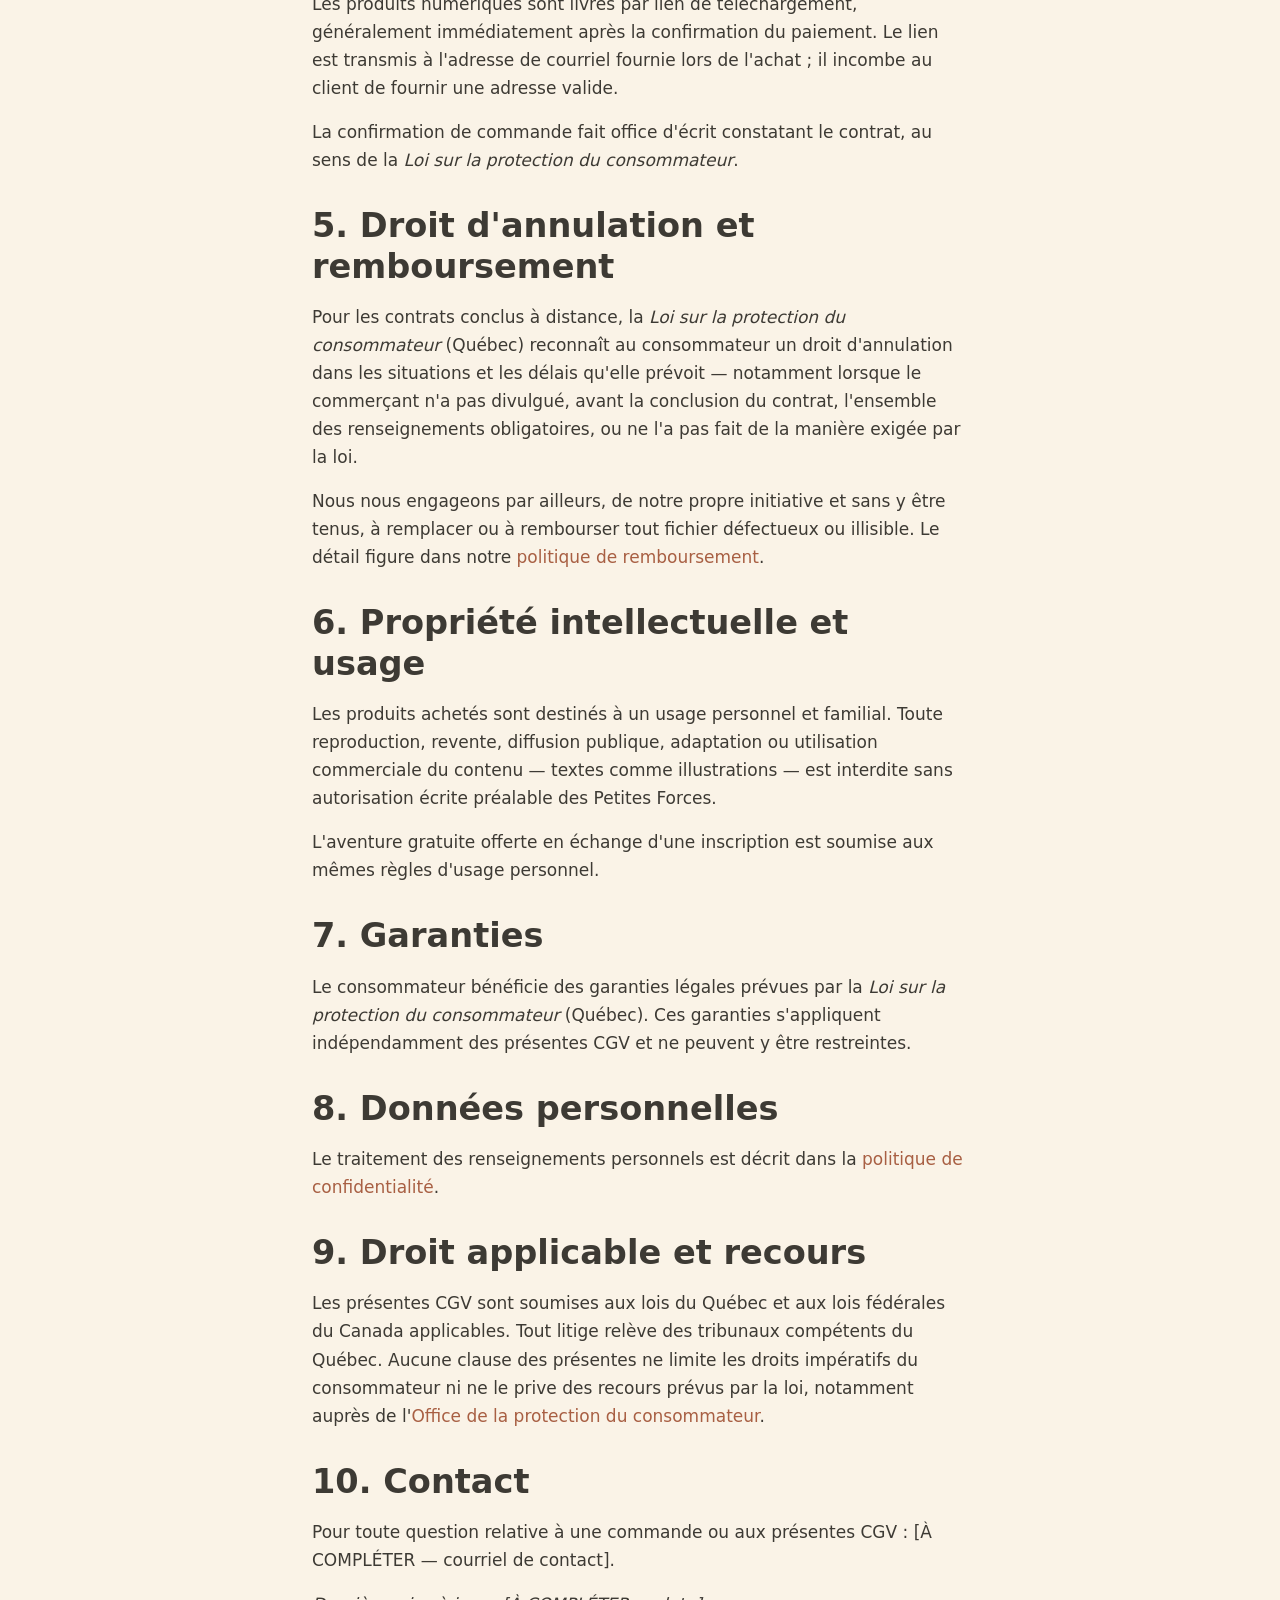
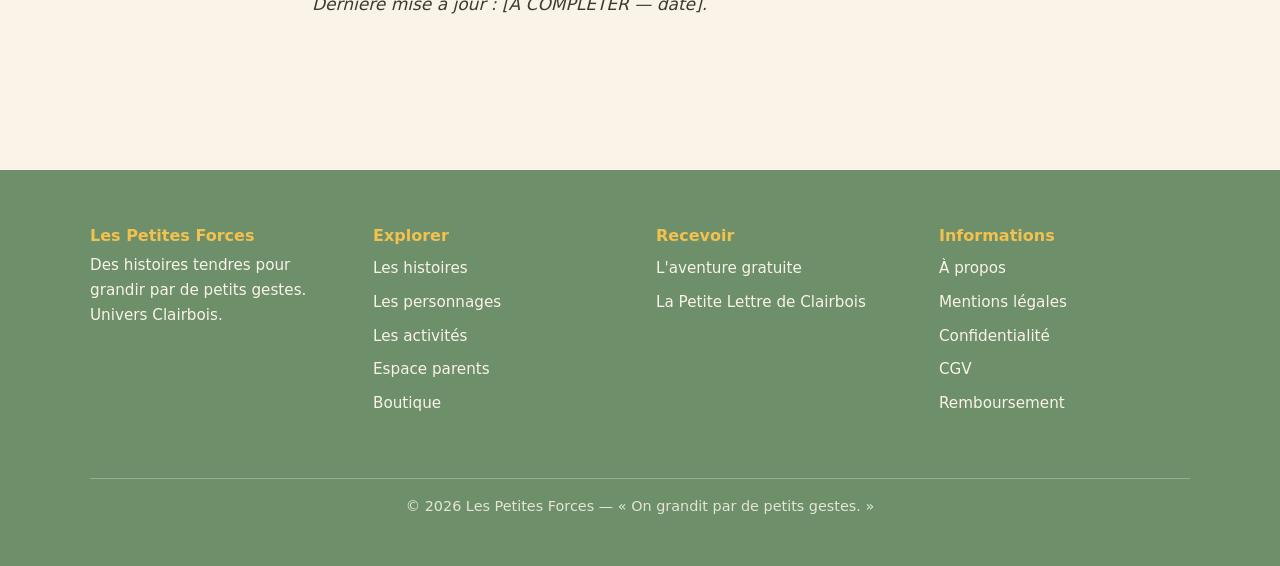
<file: cgv.html>
<!DOCTYPE html>
<html lang="fr">
<head>
  <meta charset="UTF-8">
  <meta name="viewport" content="width=device-width, initial-scale=1.0">
  <title>Conditions générales de vente — Les Petites Forces</title>
  <meta name="description" content="Conditions générales de vente des produits numériques Les Petites Forces.">
  <link rel="stylesheet" href="css/style.css">
  <link rel="icon" href="assets/logo-crayon.png" type="image/png">
</head>
<body>
  <a class="skip-link" href="#contenu">Aller au contenu principal</a>

  <header class="site-header">
    <nav class="nav" aria-label="Navigation principale">
      <a class="logo" href="index.html">
        <img src="assets/logo-couleur.png" alt="Logo Les Petites Forces">
        Les Petites Forces
      </a>
      <ul class="nav-links">
        <li><a href="histoires.html">Histoires</a></li>
        <li><a href="personnages.html">Personnages</a></li>
        <li><a href="activites.html">Activités</a></li>
        <li><a href="parents.html">Parents</a></li>
        <li><a href="apropos.html">À propos</a></li>
        <li><a href="newsletter.html">Newsletter</a></li>
        <li><a class="cta" href="newsletter.html">🎁 Aventure gratuite</a></li>
      </ul>
    </nav>
  </header>

  <main id="contenu">
    <div class="page-entete">
      <h1>Conditions générales de vente</h1>
      <p>Version de travail à valider. Les champs marqués <strong>[À COMPLÉTER]</strong> doivent être renseignés avant la mise en production : aucune information d'identité n'a été inventée.</p>
    </div>

    <div class="conteneur prose">
      <h2>1. Objet</h2>
      <p>Les présentes conditions générales de vente (CGV) s'appliquent à l'ensemble des produits numériques — albums, packs, collections — vendus par Les Petites Forces sur le site lespetitesforces.com et via la boutique Payhip accessible à l'adresse <a href="https://payhip.com/clairbois" rel="noopener">payhip.com/clairbois</a>.</p>
      <p>Elles ne privent le consommateur d'aucun droit que lui reconnaît la <em>Loi sur la protection du consommateur</em> (Québec), notamment en matière de contrat conclu à distance.</p>

      <h2>2. Produits et prix</h2>
      <p>Les produits sont des fichiers numériques (PDF) livrés par téléchargement. Ils comprennent un album individuel, des packs, la collection complète et un pack famille (histoires accompagnées d'activités, de coloriages et de défis).</p>
      <ul>
        <li>Album individuel — 1 histoire : <strong>3,99</strong></li>
        <li>Pack de 3 histoires : <strong>7,99</strong></li>
        <li>Collection de 6 histoires : <strong>14,99</strong></li>
        <li>Collection complète — 12 histoires : <strong>24,99</strong></li>
        <li>Pack famille — histoires, activités, coloriages, défis : <strong>29,99</strong></li>
      </ul>
      <p><strong>[À ARBITRER — devise : les montants sont ceux affichés dans la boutique. La devise doit être identique sur le site, dans la boutique Payhip et dans les présentes CGV. Les taxes applicables, le cas échéant, doivent être précisées ici.]</strong></p>
      <p>Les prix peuvent être modifiés à tout moment ; le prix applicable est celui affiché au moment de l'achat.</p>

      <h2>3. Commande et paiement</h2>
      <p>La commande se conclut sur la boutique Payhip. Le paiement est traité de manière sécurisée par ce prestataire : Les Petites Forces n'a jamais accès aux données bancaires du client. La commande n'est définitive qu'après validation du paiement.</p>

      <h2>4. Livraison</h2>
      <p>Les produits numériques sont livrés par lien de téléchargement, généralement immédiatement après la confirmation du paiement. Le lien est transmis à l'adresse de courriel fournie lors de l'achat ; il incombe au client de fournir une adresse valide.</p>
      <p>La confirmation de commande fait office d'écrit constatant le contrat, au sens de la <em>Loi sur la protection du consommateur</em>.</p>

      <h2>5. Droit d'annulation et remboursement</h2>
      <p>Pour les contrats conclus à distance, la <em>Loi sur la protection du consommateur</em> (Québec) reconnaît au consommateur un droit d'annulation dans les situations et les délais qu'elle prévoit — notamment lorsque le commerçant n'a pas divulgué, avant la conclusion du contrat, l'ensemble des renseignements obligatoires, ou ne l'a pas fait de la manière exigée par la loi.</p>
      <p>Nous nous engageons par ailleurs, de notre propre initiative et sans y être tenus, à remplacer ou à rembourser tout fichier défectueux ou illisible. Le détail figure dans notre <a href="remboursement.html">politique de remboursement</a>.</p>

      <h2>6. Propriété intellectuelle et usage</h2>
      <p>Les produits achetés sont destinés à un usage personnel et familial. Toute reproduction, revente, diffusion publique, adaptation ou utilisation commerciale du contenu — textes comme illustrations — est interdite sans autorisation écrite préalable des Petites Forces.</p>
      <p>L'aventure gratuite offerte en échange d'une inscription est soumise aux mêmes règles d'usage personnel.</p>

      <h2>7. Garanties</h2>
      <p>Le consommateur bénéficie des garanties légales prévues par la <em>Loi sur la protection du consommateur</em> (Québec). Ces garanties s'appliquent indépendamment des présentes CGV et ne peuvent y être restreintes.</p>

      <h2>8. Données personnelles</h2>
      <p>Le traitement des renseignements personnels est décrit dans la <a href="confidentialite.html">politique de confidentialité</a>.</p>

      <h2>9. Droit applicable et recours</h2>
      <p>Les présentes CGV sont soumises aux lois du Québec et aux lois fédérales du Canada applicables. Tout litige relève des tribunaux compétents du Québec. Aucune clause des présentes ne limite les droits impératifs du consommateur ni ne le prive des recours prévus par la loi, notamment auprès de l'<a href="https://www.opc.gouv.qc.ca/" rel="noopener">Office de la protection du consommateur</a>.</p>

      <h2>10. Contact</h2>
      <p>Pour toute question relative à une commande ou aux présentes CGV : [À COMPLÉTER — courriel de contact].</p>
      <p><em>Dernière mise à jour : [À COMPLÉTER — date].</em></p>
    </div>
  </main>

  <footer class="site-footer">
    <div class="footer-grille">
      <div>
        <h3>Les Petites Forces</h3>
        <p style="font-size:0.95rem">Des histoires tendres pour grandir par de petits gestes. Univers Clairbois.</p>
      </div>
      <div>
        <h3>Explorer</h3>
        <ul>
          <li><a href="histoires.html">Les histoires</a></li>
          <li><a href="personnages.html">Les personnages</a></li>
          <li><a href="activites.html">Les activités</a></li>
          <li><a href="parents.html">Espace parents</a></li>
          <li><a href="boutique.html">Boutique</a></li>
        </ul>
      </div>
      <div>
        <h3>Recevoir</h3>
        <ul>
          <li><a href="newsletter.html">L'aventure gratuite</a></li>
          <li><a href="newsletter.html">La Petite Lettre de Clairbois</a></li>
        </ul>
      </div>
      <div>
        <h3>Informations</h3>
        <ul>
          <li><a href="apropos.html">À propos</a></li>
          <li><a href="mentions-legales.html">Mentions légales</a></li>
          <li><a href="confidentialite.html">Confidentialité</a></li>
          <li><a href="cgv.html">CGV</a></li>
          <li><a href="remboursement.html">Remboursement</a></li>
        </ul>
      </div>
    </div>
    <div class="footer-bas">
      <p>© 2026 Les Petites Forces — « On grandit par de petits gestes. »</p>
    </div>
  </footer>

  <script src="js/main.js"></script>
</body>
</html>
</file>
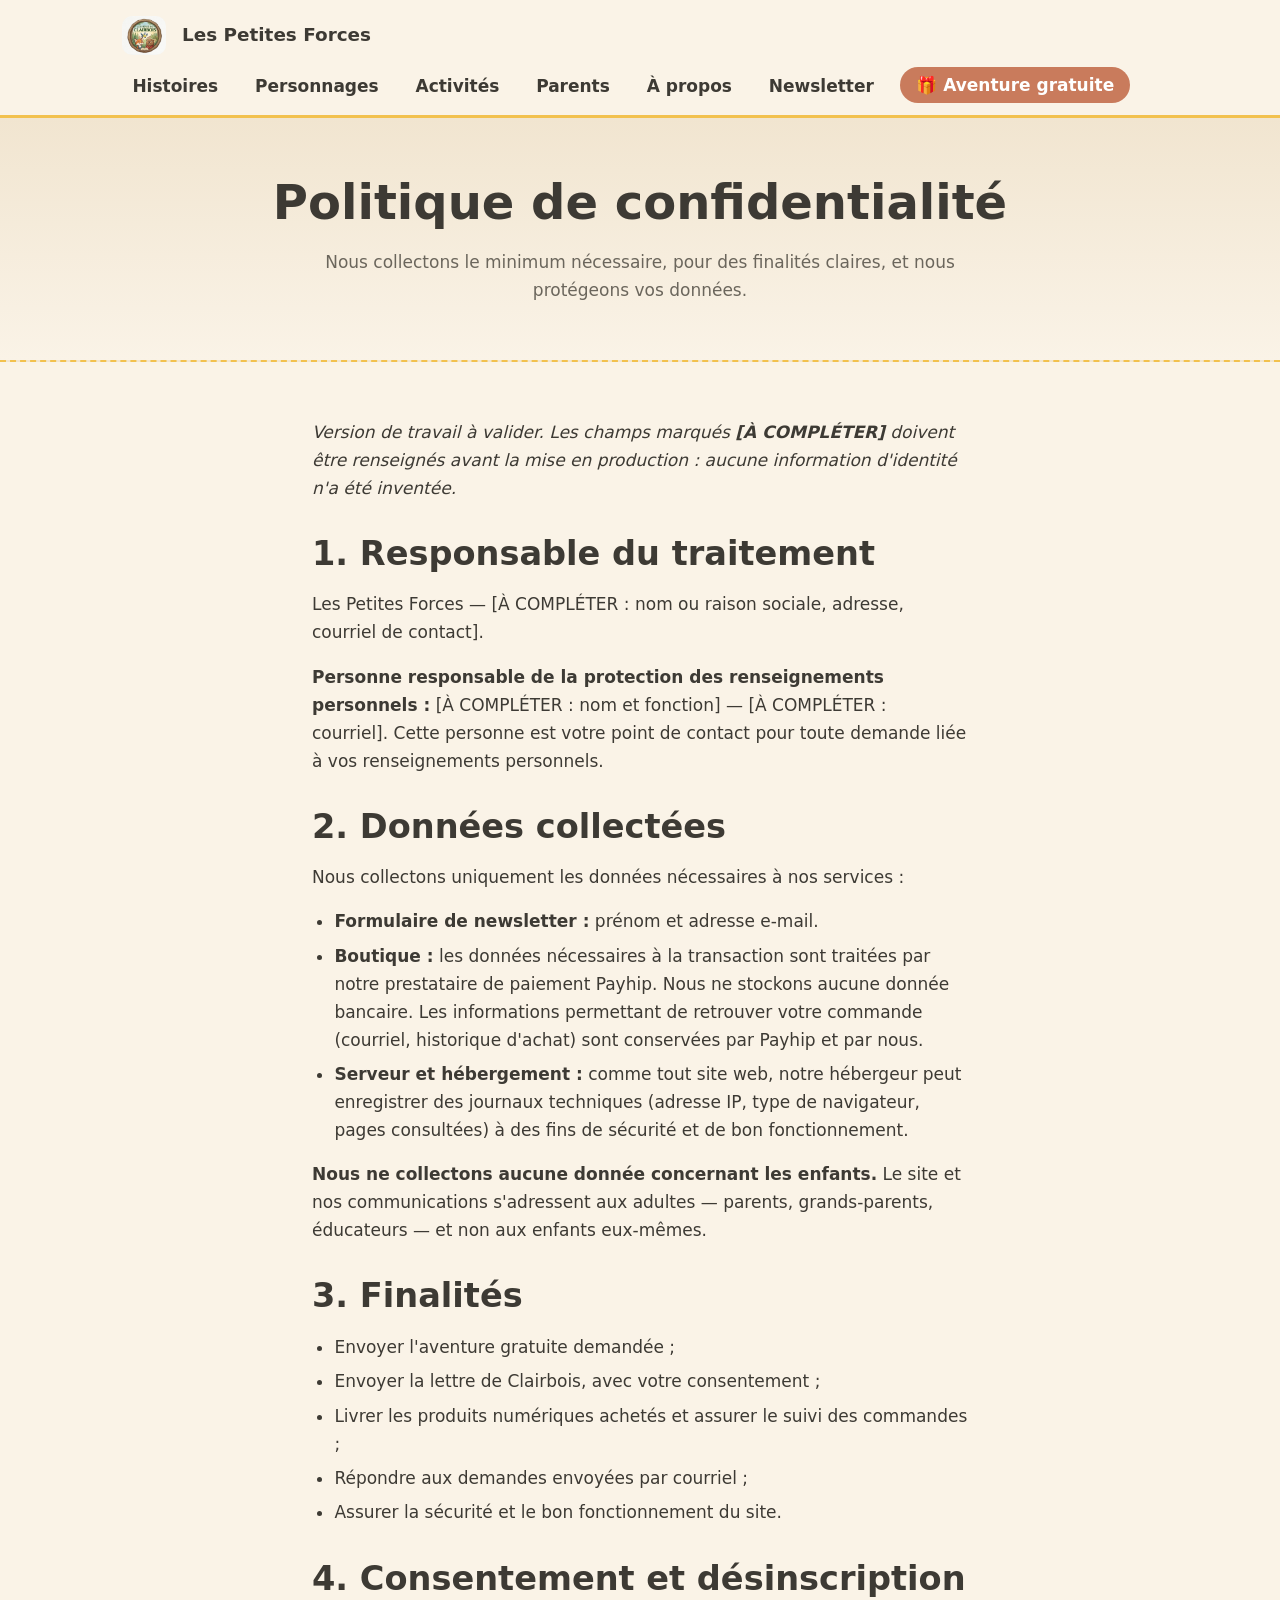
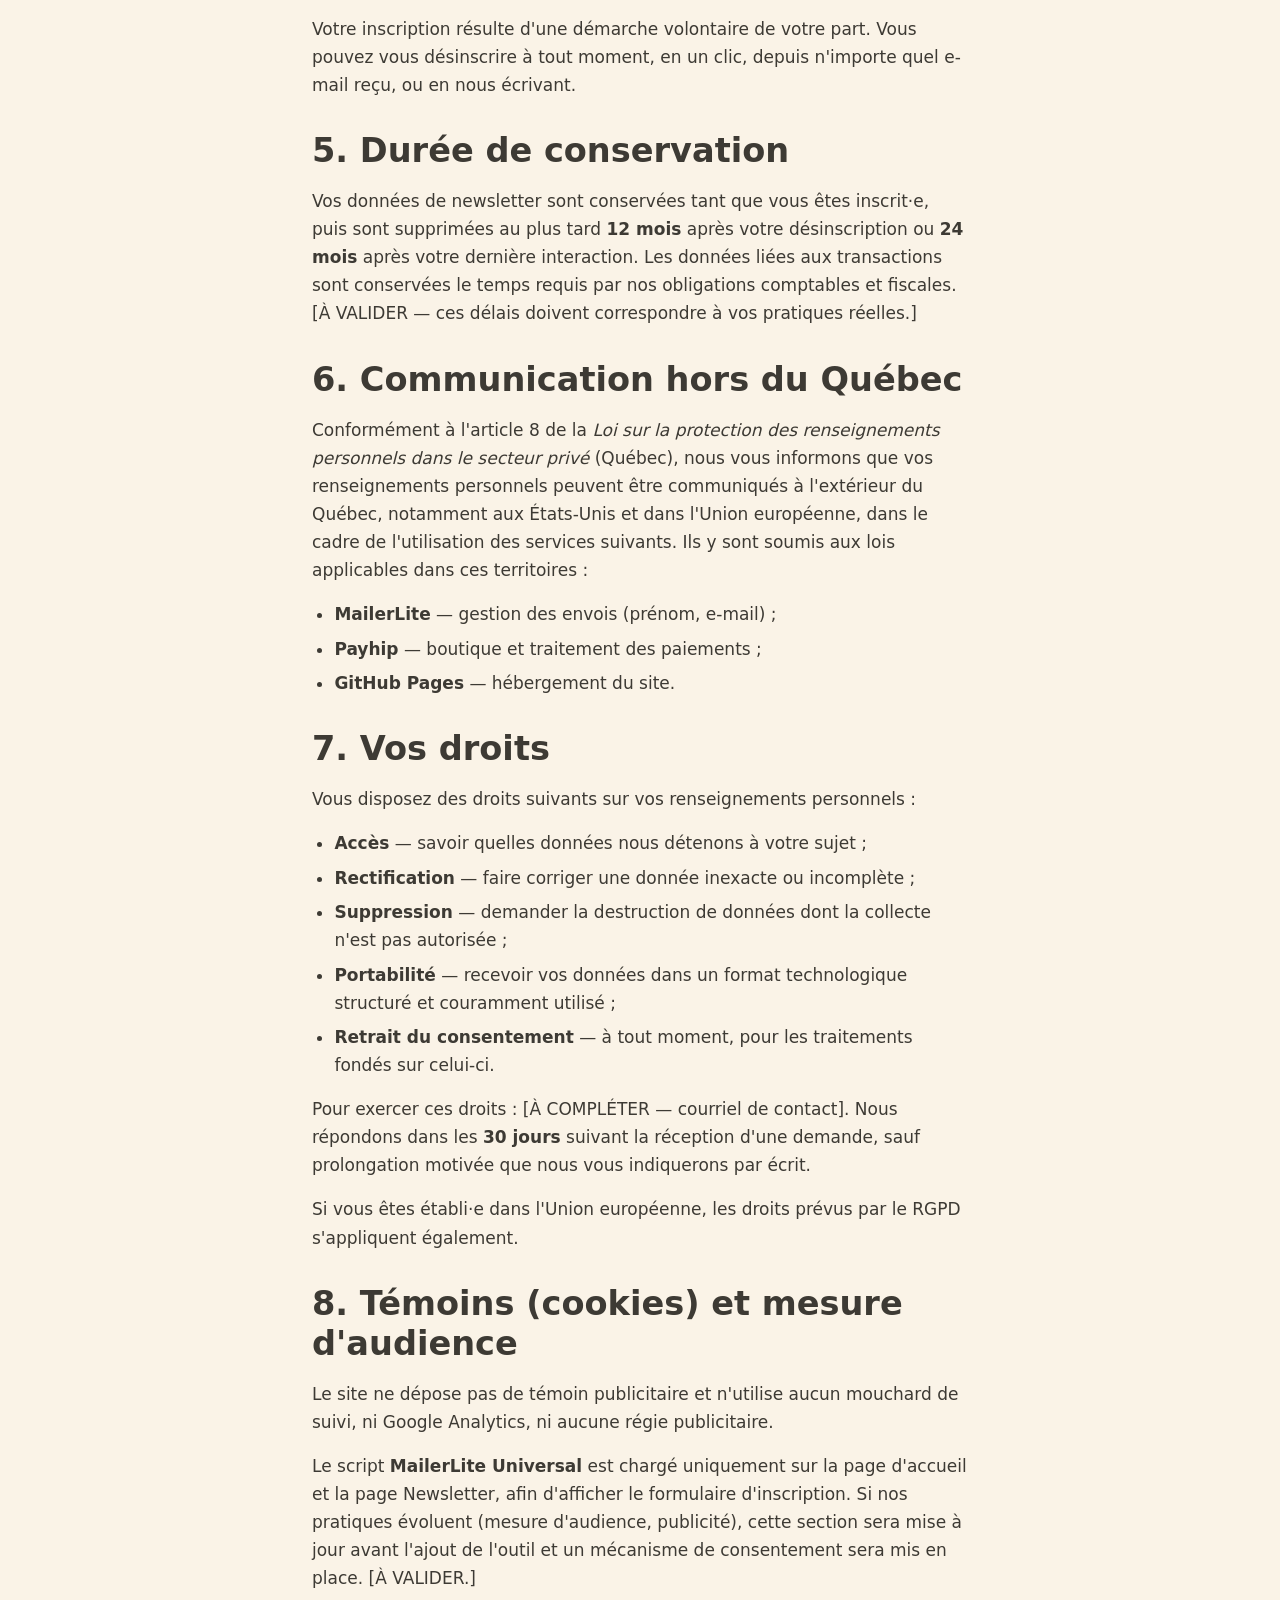
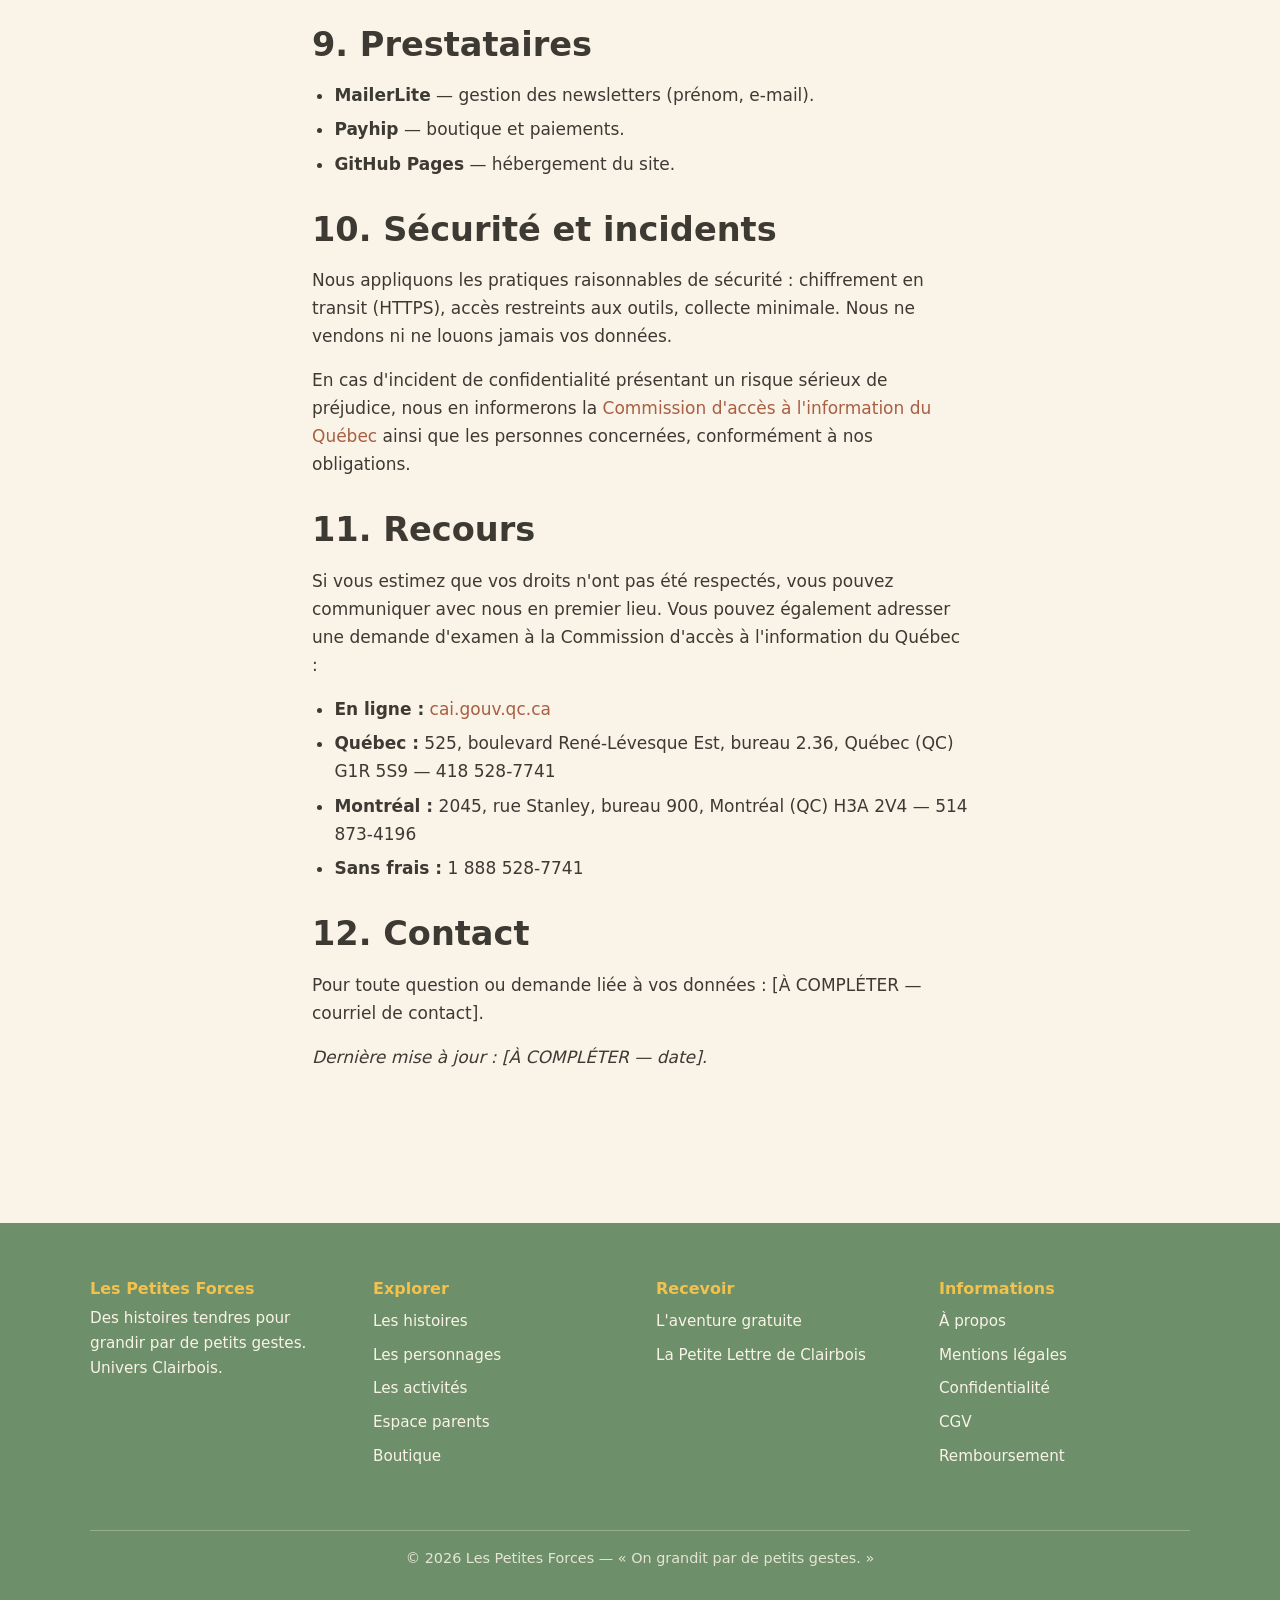
<file: confidentialite.html>
<!DOCTYPE html>
<html lang="fr">
<head>
  <meta charset="UTF-8">
  <meta name="viewport" content="width=device-width, initial-scale=1.0">
  <title>Politique de confidentialité — Les Petites Forces</title>
  <meta name="description" content="Comment Les Petites Forces collecte et protège vos données personnelles (Loi 25 Québec, Canada).">
  <link rel="stylesheet" href="css/style.css">
  <link rel="icon" href="assets/logo-crayon.png" type="image/png">
</head>
<body>
  <a class="skip-link" href="#contenu">Aller au contenu principal</a>

  <header class="site-header">
    <nav class="nav" aria-label="Navigation principale">
      <a class="logo" href="index.html">
        <img src="assets/logo-couleur.png" alt="Logo Les Petites Forces">
        Les Petites Forces
      </a>
      <ul class="nav-links">
        <li><a href="histoires.html">Histoires</a></li>
        <li><a href="personnages.html">Personnages</a></li>
        <li><a href="activites.html">Activités</a></li>
        <li><a href="parents.html">Parents</a></li>
        <li><a href="apropos.html">À propos</a></li>
        <li><a href="newsletter.html">Newsletter</a></li>
        <li><a class="cta" href="newsletter.html">🎁 Aventure gratuite</a></li>
      </ul>
    </nav>
  </header>

  <main id="contenu">
    <div class="page-entete">
      <h1>Politique de confidentialité</h1>
      <p>Nous collectons le minimum nécessaire, pour des finalités claires, et nous protégeons vos données.</p>
    </div>

    <div class="conteneur prose">
      <p><em>Version de travail à valider. Les champs marqués <strong>[À COMPLÉTER]</strong> doivent être renseignés avant la mise en production : aucune information d'identité n'a été inventée.</em></p>

      <h2>1. Responsable du traitement</h2>
      <p>Les Petites Forces — [À COMPLÉTER : nom ou raison sociale, adresse, courriel de contact].</p>
      <p><strong>Personne responsable de la protection des renseignements personnels :</strong> [À COMPLÉTER : nom et fonction] — [À COMPLÉTER : courriel]. Cette personne est votre point de contact pour toute demande liée à vos renseignements personnels.</p>

      <h2>2. Données collectées</h2>
      <p>Nous collectons uniquement les données nécessaires à nos services :</p>
      <ul>
        <li><strong>Formulaire de newsletter :</strong> prénom et adresse e-mail.</li>
        <li><strong>Boutique :</strong> les données nécessaires à la transaction sont traitées par notre prestataire de paiement Payhip. Nous ne stockons aucune donnée bancaire. Les informations permettant de retrouver votre commande (courriel, historique d'achat) sont conservées par Payhip et par nous.</li>
        <li><strong>Serveur et hébergement :</strong> comme tout site web, notre hébergeur peut enregistrer des journaux techniques (adresse IP, type de navigateur, pages consultées) à des fins de sécurité et de bon fonctionnement.</li>
      </ul>
      <p><strong>Nous ne collectons aucune donnée concernant les enfants.</strong> Le site et nos communications s'adressent aux adultes — parents, grands-parents, éducateurs — et non aux enfants eux-mêmes.</p>

      <h2>3. Finalités</h2>
      <ul>
        <li>Envoyer l'aventure gratuite demandée ;</li>
        <li>Envoyer la lettre de Clairbois, avec votre consentement ;</li>
        <li>Livrer les produits numériques achetés et assurer le suivi des commandes ;</li>
        <li>Répondre aux demandes envoyées par courriel ;</li>
        <li>Assurer la sécurité et le bon fonctionnement du site.</li>
      </ul>

      <h2>4. Consentement et désinscription</h2>
      <p>Votre inscription résulte d'une démarche volontaire de votre part. Vous pouvez vous désinscrire à tout moment, en un clic, depuis n'importe quel e-mail reçu, ou en nous écrivant.</p>

      <h2>5. Durée de conservation</h2>
      <p>Vos données de newsletter sont conservées tant que vous êtes inscrit·e, puis sont supprimées au plus tard <strong>12 mois</strong> après votre désinscription ou <strong>24 mois</strong> après votre dernière interaction. Les données liées aux transactions sont conservées le temps requis par nos obligations comptables et fiscales. [À VALIDER — ces délais doivent correspondre à vos pratiques réelles.]</p>

      <h2>6. Communication hors du Québec</h2>
      <p>Conformément à l'article 8 de la <em>Loi sur la protection des renseignements personnels dans le secteur privé</em> (Québec), nous vous informons que vos renseignements personnels peuvent être communiqués à l'extérieur du Québec, notamment aux États-Unis et dans l'Union européenne, dans le cadre de l'utilisation des services suivants. Ils y sont soumis aux lois applicables dans ces territoires :</p>
      <ul>
        <li><strong>MailerLite</strong> — gestion des envois (prénom, e-mail) ;</li>
        <li><strong>Payhip</strong> — boutique et traitement des paiements ;</li>
        <li><strong>GitHub Pages</strong> — hébergement du site.</li>
      </ul>

      <h2>7. Vos droits</h2>
      <p>Vous disposez des droits suivants sur vos renseignements personnels :</p>
      <ul>
        <li><strong>Accès</strong> — savoir quelles données nous détenons à votre sujet ;</li>
        <li><strong>Rectification</strong> — faire corriger une donnée inexacte ou incomplète ;</li>
        <li><strong>Suppression</strong> — demander la destruction de données dont la collecte n'est pas autorisée ;</li>
        <li><strong>Portabilité</strong> — recevoir vos données dans un format technologique structuré et couramment utilisé ;</li>
        <li><strong>Retrait du consentement</strong> — à tout moment, pour les traitements fondés sur celui-ci.</li>
      </ul>
      <p>Pour exercer ces droits : [À COMPLÉTER — courriel de contact]. Nous répondons dans les <strong>30 jours</strong> suivant la réception d'une demande, sauf prolongation motivée que nous vous indiquerons par écrit.</p>
      <p>Si vous êtes établi·e dans l'Union européenne, les droits prévus par le RGPD s'appliquent également.</p>

      <h2>8. Témoins (cookies) et mesure d'audience</h2>
      <p>Le site ne dépose pas de témoin publicitaire et n'utilise aucun mouchard de suivi, ni Google Analytics, ni aucune régie publicitaire.</p>
      <p>Le script <strong>MailerLite Universal</strong> est chargé uniquement sur la page d'accueil et la page Newsletter, afin d'afficher le formulaire d'inscription. Si nos pratiques évoluent (mesure d'audience, publicité), cette section sera mise à jour avant l'ajout de l'outil et un mécanisme de consentement sera mis en place. [À VALIDER.]</p>

      <h2>9. Prestataires</h2>
      <ul>
        <li><strong>MailerLite</strong> — gestion des newsletters (prénom, e-mail).</li>
        <li><strong>Payhip</strong> — boutique et paiements.</li>
        <li><strong>GitHub Pages</strong> — hébergement du site.</li>
      </ul>

      <h2>10. Sécurité et incidents</h2>
      <p>Nous appliquons les pratiques raisonnables de sécurité : chiffrement en transit (HTTPS), accès restreints aux outils, collecte minimale. Nous ne vendons ni ne louons jamais vos données.</p>
      <p>En cas d'incident de confidentialité présentant un risque sérieux de préjudice, nous en informerons la <a href="https://www.cai.gouv.qc.ca/" rel="noopener">Commission d'accès à l'information du Québec</a> ainsi que les personnes concernées, conformément à nos obligations.</p>

      <h2>11. Recours</h2>
      <p>Si vous estimez que vos droits n'ont pas été respectés, vous pouvez communiquer avec nous en premier lieu. Vous pouvez également adresser une demande d'examen à la Commission d'accès à l'information du Québec :</p>
      <ul>
        <li><strong>En ligne :</strong> <a href="https://www.cai.gouv.qc.ca/" rel="noopener">cai.gouv.qc.ca</a></li>
        <li><strong>Québec :</strong> 525, boulevard René-Lévesque Est, bureau 2.36, Québec (QC) G1R 5S9 — 418 528-7741</li>
        <li><strong>Montréal :</strong> 2045, rue Stanley, bureau 900, Montréal (QC) H3A 2V4 — 514 873-4196</li>
        <li><strong>Sans frais :</strong> 1 888 528-7741</li>
      </ul>

      <h2>12. Contact</h2>
      <p>Pour toute question ou demande liée à vos données : [À COMPLÉTER — courriel de contact].</p>
      <p><em>Dernière mise à jour : [À COMPLÉTER — date].</em></p>
    </div>
  </main>

  <footer class="site-footer">
    <div class="footer-grille">
      <div>
        <h3>Les Petites Forces</h3>
        <p style="font-size:0.95rem">Des histoires tendres pour grandir par de petits gestes. Univers Clairbois.</p>
      </div>
      <div>
        <h3>Explorer</h3>
        <ul>
          <li><a href="histoires.html">Les histoires</a></li>
          <li><a href="personnages.html">Les personnages</a></li>
          <li><a href="activites.html">Les activités</a></li>
          <li><a href="parents.html">Espace parents</a></li>
          <li><a href="boutique.html">Boutique</a></li>
        </ul>
      </div>
      <div>
        <h3>Recevoir</h3>
        <ul>
          <li><a href="newsletter.html">L'aventure gratuite</a></li>
          <li><a href="newsletter.html">La Petite Lettre de Clairbois</a></li>
        </ul>
      </div>
      <div>
        <h3>Informations</h3>
        <ul>
          <li><a href="apropos.html">À propos</a></li>
          <li><a href="mentions-legales.html">Mentions légales</a></li>
          <li><a href="confidentialite.html">Confidentialité</a></li>
          <li><a href="cgv.html">CGV</a></li>
          <li><a href="remboursement.html">Remboursement</a></li>
        </ul>
      </div>
    </div>
    <div class="footer-bas">
      <p>© 2026 Les Petites Forces — « On grandit par de petits gestes. »</p>
    </div>
  </footer>

  <script src="js/main.js"></script>
</body>
</html>
</file>
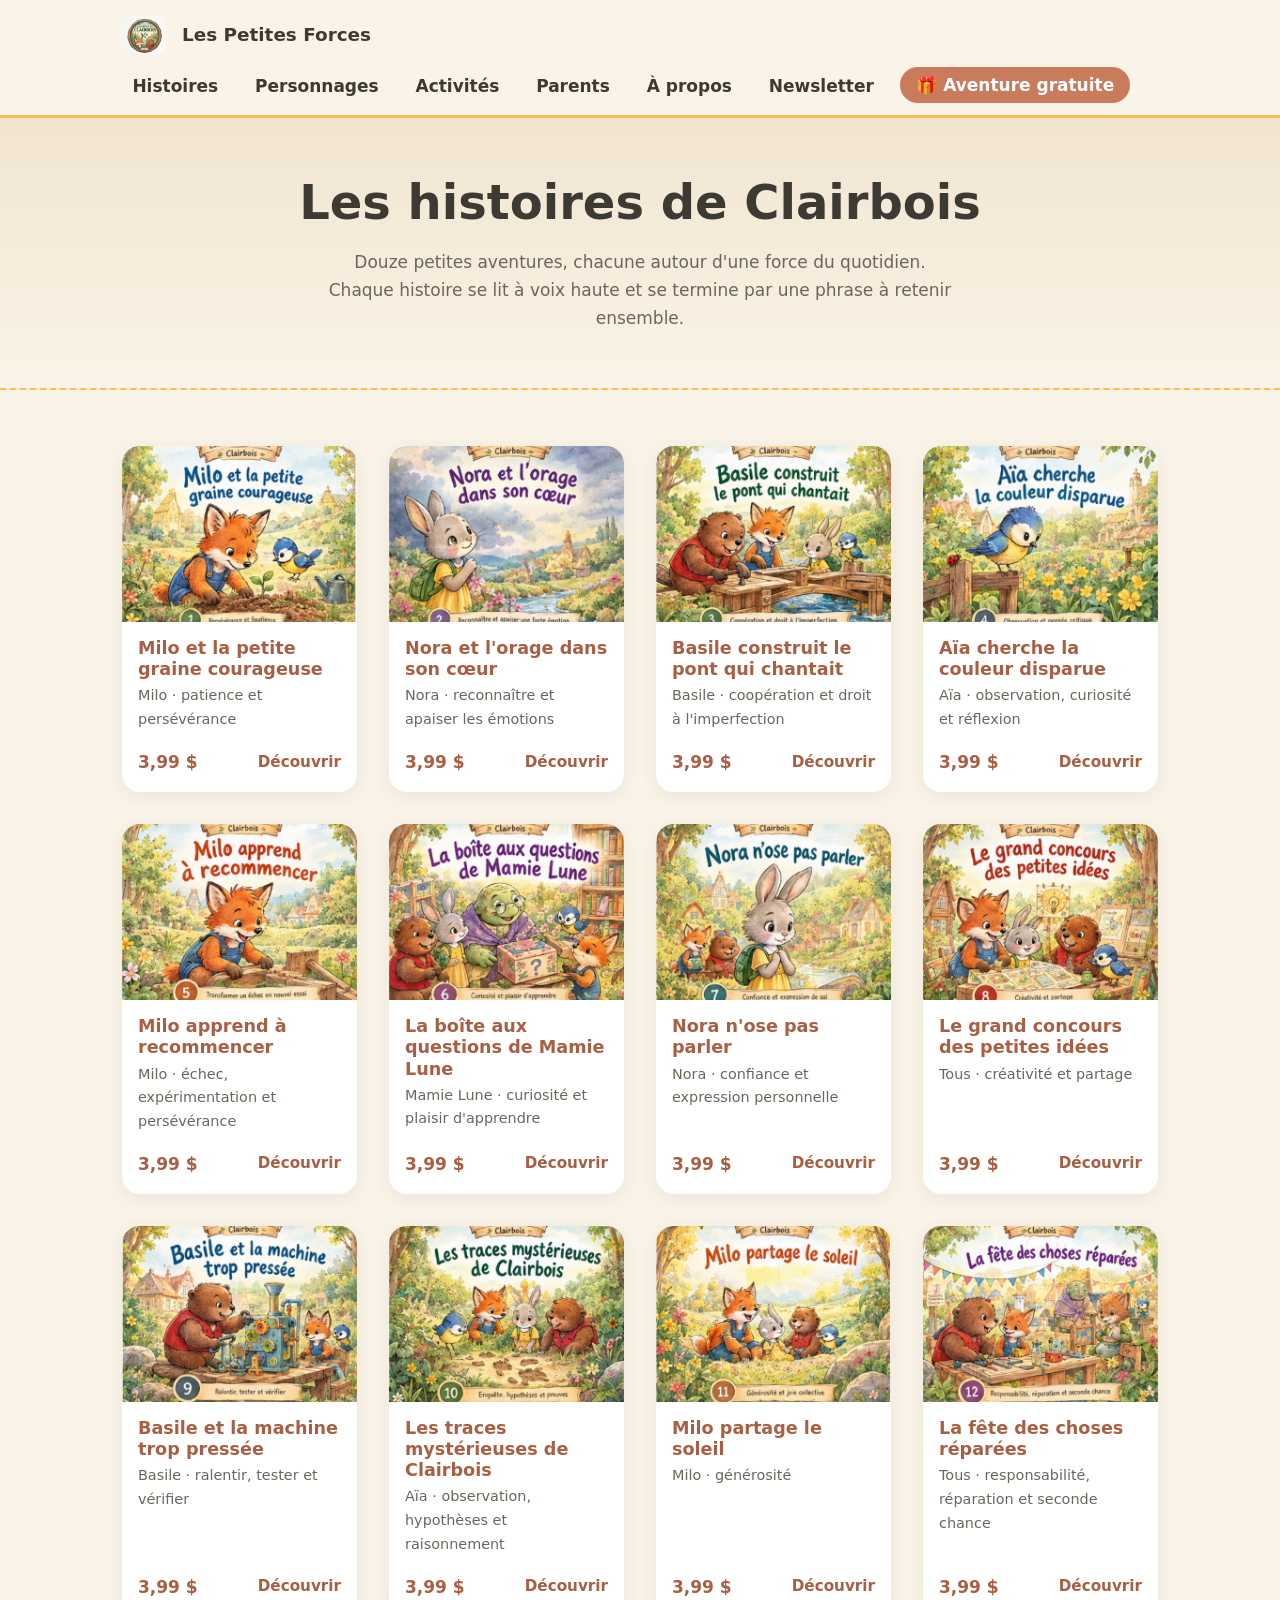
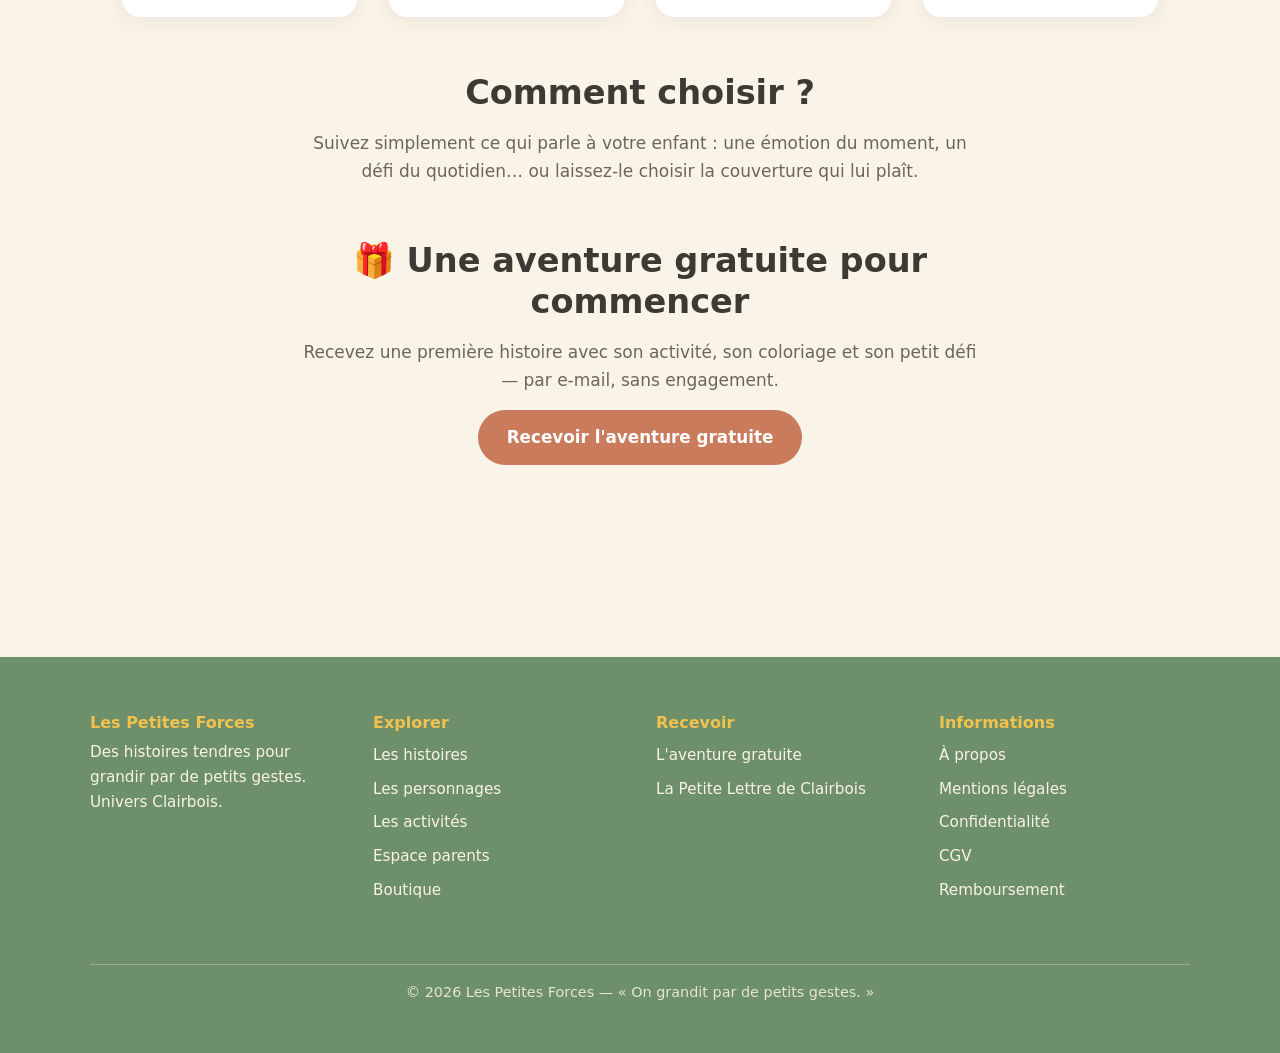
<file: histoires.html>
<!DOCTYPE html>
<html lang="fr">
<head>
  <meta charset="UTF-8">
  <meta name="viewport" content="width=device-width, initial-scale=1.0">
  <title>Les histoires de Clairbois — Les Petites Forces</title>
  <meta name="description" content="Les 12 histoires de l'univers Clairbois : des aventures tendres pour apprendre la patience, la coopération, les émotions et le courage. Pour les 4-7 ans.">
  <link rel="stylesheet" href="css/style.css">
  <link rel="icon" href="assets/logo-crayon.png" type="image/png">
</head>
<body>
  <a class="skip-link" href="#contenu">Aller au contenu principal</a>

  <header class="site-header">
    <nav class="nav" aria-label="Navigation principale">
      <a class="logo" href="index.html">
        <img src="assets/logo-couleur.png" alt="Logo Les Petites Forces">
        Les Petites Forces
      </a>
      <ul class="nav-links">
        <li><a href="histoires.html">Histoires</a></li>
        <li><a href="personnages.html">Personnages</a></li>
        <li><a href="activites.html">Activités</a></li>
        <li><a href="parents.html">Parents</a></li>
        <li><a href="apropos.html">À propos</a></li>
        <li><a href="newsletter.html">Newsletter</a></li>
        <li><a class="cta" href="newsletter.html">🎁 Aventure gratuite</a></li>
      </ul>
    </nav>
  </header>

  <main id="contenu">
    <div class="page-entete">
      <h1>Les histoires de Clairbois</h1>
      <p>Douze petites aventures, chacune autour d'une force du quotidien. Chaque histoire se lit à voix haute et se termine par une phrase à retenir ensemble.</p>
    </div>

    <div class="conteneur">
      <ul class="grille-albums" data-grille-albums></ul>

      <div class="section-titre" style="margin-top:var(--sp-lg)">
        <h2>Comment choisir ?</h2>
        <p>Suivez simplement ce qui parle à votre enfant : une émotion du moment, un défi du quotidien… ou laissez-le choisir la couverture qui lui plaît.</p>
      </div>

      <div class="section-titre" style="margin-top:var(--sp-lg)">
        <h2>🎁 Une aventure gratuite pour commencer</h2>
        <p>Recevez une première histoire avec son activité, son coloriage et son petit défi — par e-mail, sans engagement.</p>
        <p><a class="btn btn-principal" href="newsletter.html">Recevoir l'aventure gratuite</a></p>
      </div>
    </div>
  </main>

  <footer class="site-footer">
    <div class="footer-grille">
      <div>
        <h3>Les Petites Forces</h3>
        <p style="font-size:0.95rem">Des histoires tendres pour grandir par de petits gestes. Univers Clairbois.</p>
      </div>
      <div>
        <h3>Explorer</h3>
        <ul>
          <li><a href="histoires.html">Les histoires</a></li>
          <li><a href="personnages.html">Les personnages</a></li>
          <li><a href="activites.html">Les activités</a></li>
          <li><a href="parents.html">Espace parents</a></li>
          <li><a href="boutique.html">Boutique</a></li>
        </ul>
      </div>
      <div>
        <h3>Recevoir</h3>
        <ul>
          <li><a href="newsletter.html">L'aventure gratuite</a></li>
          <li><a href="newsletter.html">La Petite Lettre de Clairbois</a></li>
        </ul>
      </div>
      <div>
        <h3>Informations</h3>
        <ul>
          <li><a href="apropos.html">À propos</a></li>
          <li><a href="mentions-legales.html">Mentions légales</a></li>
          <li><a href="confidentialite.html">Confidentialité</a></li>
          <li><a href="cgv.html">CGV</a></li>
          <li><a href="remboursement.html">Remboursement</a></li>
        </ul>
      </div>
    </div>
    <div class="footer-bas">
      <p>© 2026 Les Petites Forces — « On grandit par de petits gestes. »</p>
    </div>
  </footer>

  <script src="js/main.js"></script>
</body>
</html>
</file>
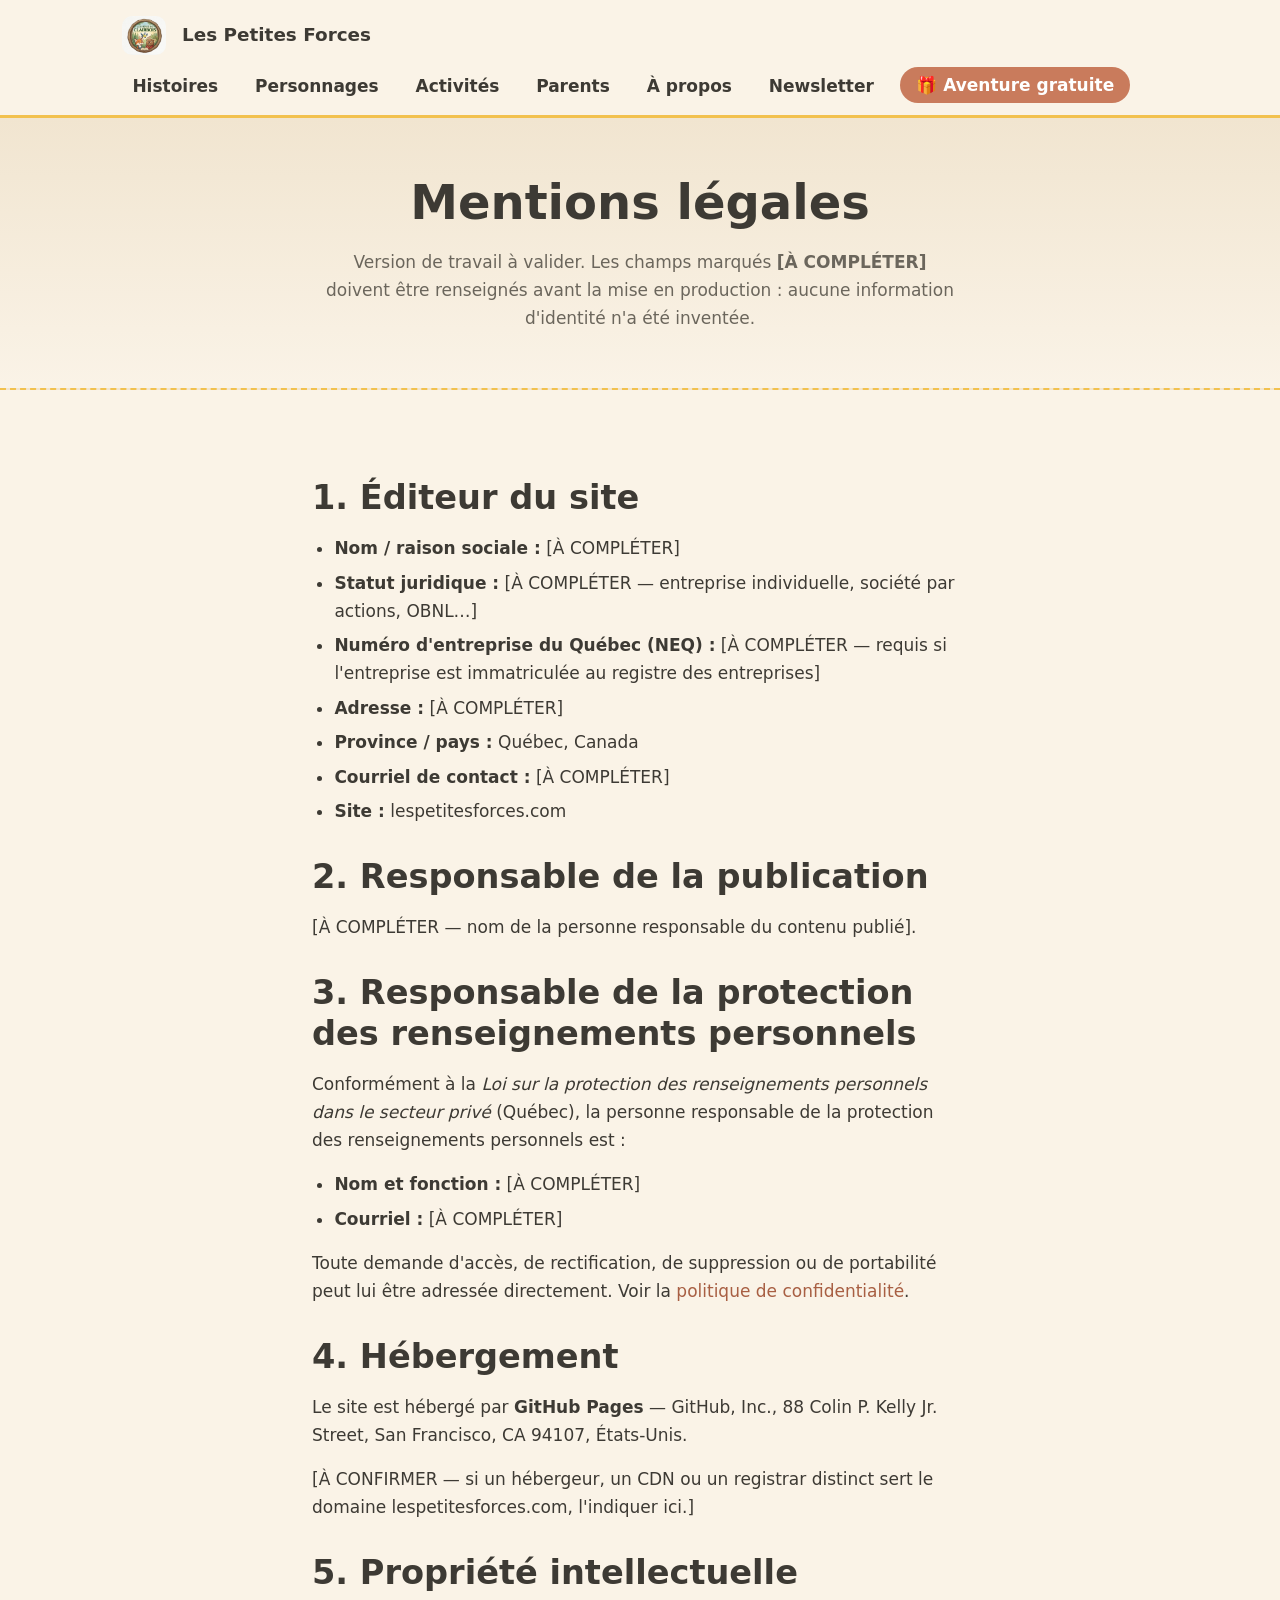
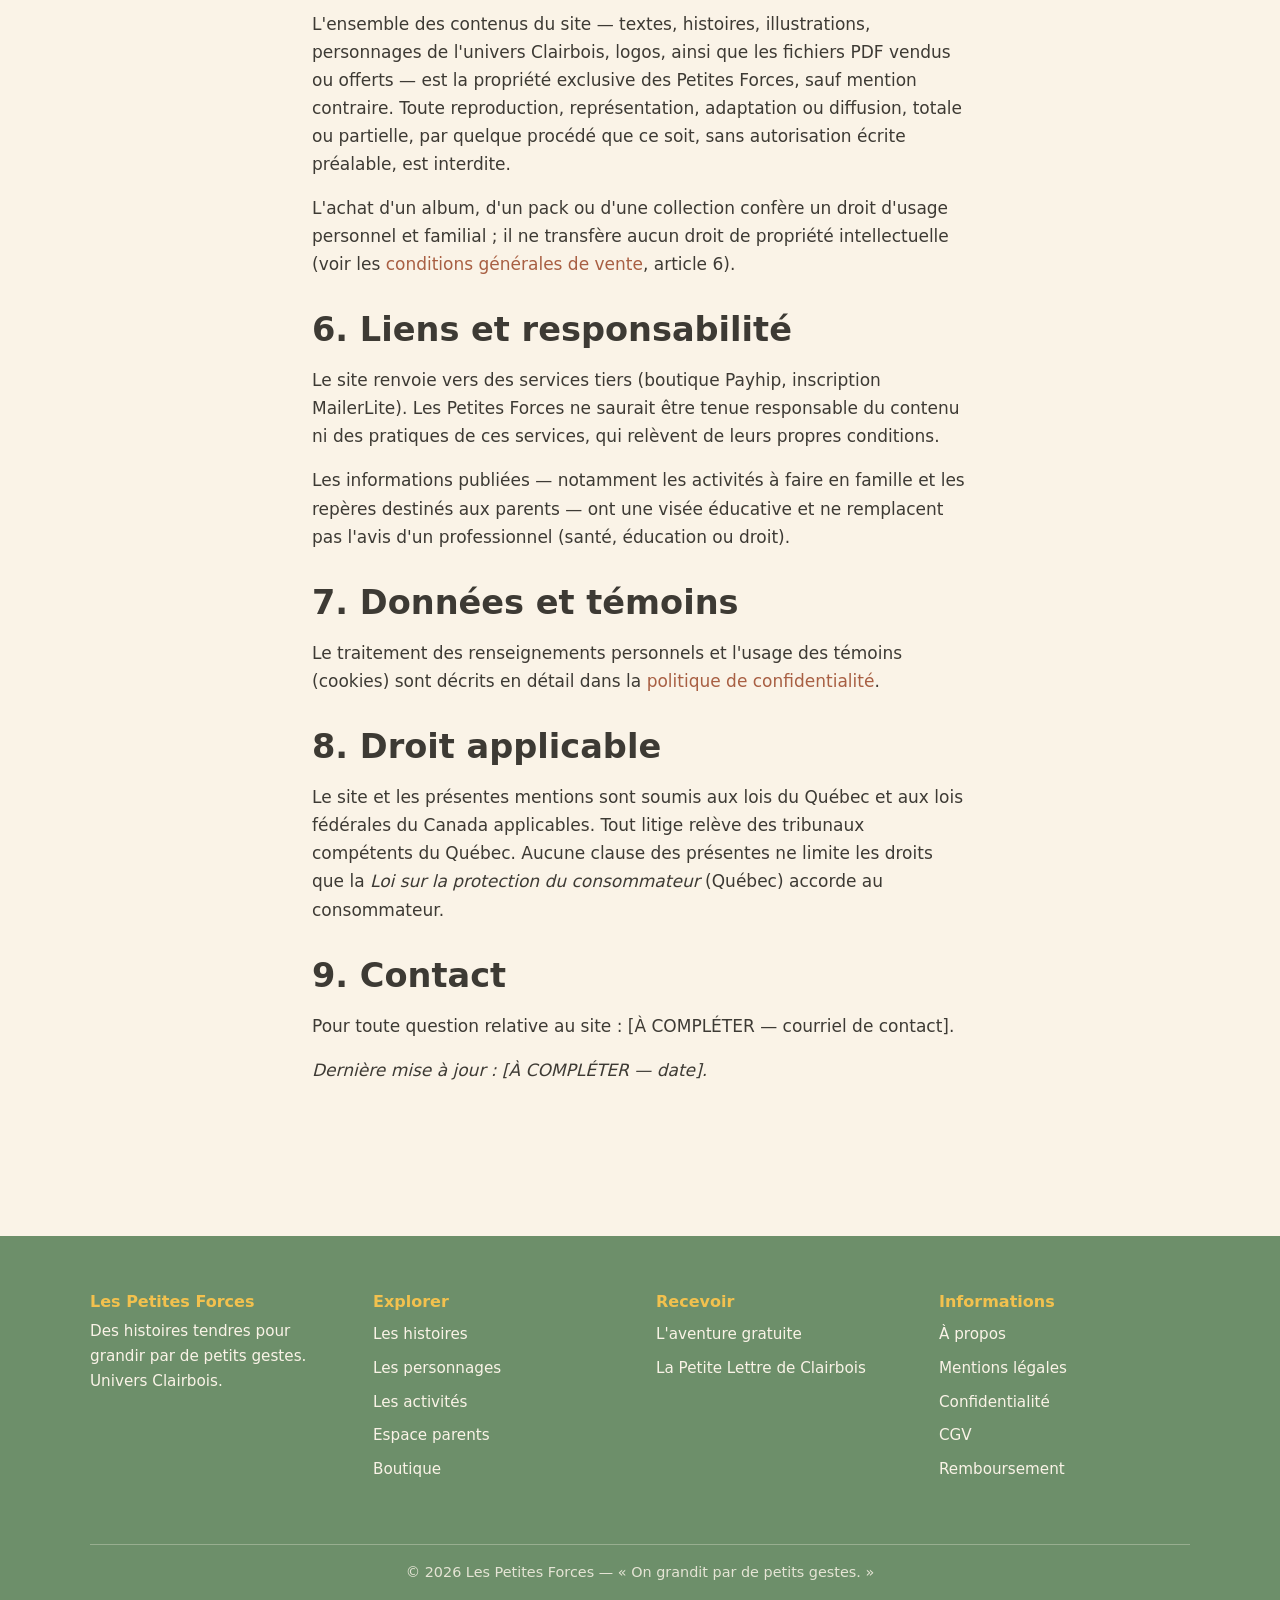
<file: mentions-legales.html>
<!DOCTYPE html>
<html lang="fr">
<head>
  <meta charset="UTF-8">
  <meta name="viewport" content="width=device-width, initial-scale=1.0">
  <title>Mentions légales — Les Petites Forces</title>
  <meta name="description" content="Mentions légales du site Les Petites Forces.">
  <link rel="stylesheet" href="css/style.css">
  <link rel="icon" href="assets/logo-crayon.png" type="image/png">
</head>
<body>
  <a class="skip-link" href="#contenu">Aller au contenu principal</a>

  <header class="site-header">
    <nav class="nav" aria-label="Navigation principale">
      <a class="logo" href="index.html">
        <img src="assets/logo-couleur.png" alt="Logo Les Petites Forces">
        Les Petites Forces
      </a>
      <ul class="nav-links">
        <li><a href="histoires.html">Histoires</a></li>
        <li><a href="personnages.html">Personnages</a></li>
        <li><a href="activites.html">Activités</a></li>
        <li><a href="parents.html">Parents</a></li>
        <li><a href="apropos.html">À propos</a></li>
        <li><a href="newsletter.html">Newsletter</a></li>
        <li><a class="cta" href="newsletter.html">🎁 Aventure gratuite</a></li>
      </ul>
    </nav>
  </header>

  <main id="contenu">
    <div class="page-entete">
      <h1>Mentions légales</h1>
      <p>Version de travail à valider. Les champs marqués <strong>[À COMPLÉTER]</strong> doivent être renseignés avant la mise en production : aucune information d'identité n'a été inventée.</p>
    </div>

    <div class="conteneur prose">
      <h2>1. Éditeur du site</h2>
      <ul>
        <li><strong>Nom / raison sociale :</strong> [À COMPLÉTER]</li>
        <li><strong>Statut juridique :</strong> [À COMPLÉTER — entreprise individuelle, société par actions, OBNL…]</li>
        <li><strong>Numéro d'entreprise du Québec (NEQ) :</strong> [À COMPLÉTER — requis si l'entreprise est immatriculée au registre des entreprises]</li>
        <li><strong>Adresse :</strong> [À COMPLÉTER]</li>
        <li><strong>Province / pays :</strong> Québec, Canada</li>
        <li><strong>Courriel de contact :</strong> [À COMPLÉTER]</li>
        <li><strong>Site :</strong> lespetitesforces.com</li>
      </ul>

      <h2>2. Responsable de la publication</h2>
      <p>[À COMPLÉTER — nom de la personne responsable du contenu publié].</p>

      <h2>3. Responsable de la protection des renseignements personnels</h2>
      <p>Conformément à la <em>Loi sur la protection des renseignements personnels dans le secteur privé</em> (Québec), la personne responsable de la protection des renseignements personnels est :</p>
      <ul>
        <li><strong>Nom et fonction :</strong> [À COMPLÉTER]</li>
        <li><strong>Courriel :</strong> [À COMPLÉTER]</li>
      </ul>
      <p>Toute demande d'accès, de rectification, de suppression ou de portabilité peut lui être adressée directement. Voir la <a href="confidentialite.html">politique de confidentialité</a>.</p>

      <h2>4. Hébergement</h2>
      <p>Le site est hébergé par <strong>GitHub Pages</strong> — GitHub, Inc., 88 Colin P. Kelly Jr. Street, San Francisco, CA 94107, États-Unis.</p>
      <p>[À CONFIRMER — si un hébergeur, un CDN ou un registrar distinct sert le domaine lespetitesforces.com, l'indiquer ici.]</p>

      <h2>5. Propriété intellectuelle</h2>
      <p>L'ensemble des contenus du site — textes, histoires, illustrations, personnages de l'univers Clairbois, logos, ainsi que les fichiers PDF vendus ou offerts — est la propriété exclusive des Petites Forces, sauf mention contraire. Toute reproduction, représentation, adaptation ou diffusion, totale ou partielle, par quelque procédé que ce soit, sans autorisation écrite préalable, est interdite.</p>
      <p>L'achat d'un album, d'un pack ou d'une collection confère un droit d'usage personnel et familial ; il ne transfère aucun droit de propriété intellectuelle (voir les <a href="cgv.html">conditions générales de vente</a>, article 6).</p>

      <h2>6. Liens et responsabilité</h2>
      <p>Le site renvoie vers des services tiers (boutique Payhip, inscription MailerLite). Les Petites Forces ne saurait être tenue responsable du contenu ni des pratiques de ces services, qui relèvent de leurs propres conditions.</p>
      <p>Les informations publiées — notamment les activités à faire en famille et les repères destinés aux parents — ont une visée éducative et ne remplacent pas l'avis d'un professionnel (santé, éducation ou droit).</p>

      <h2>7. Données et témoins</h2>
      <p>Le traitement des renseignements personnels et l'usage des témoins (cookies) sont décrits en détail dans la <a href="confidentialite.html">politique de confidentialité</a>.</p>

      <h2>8. Droit applicable</h2>
      <p>Le site et les présentes mentions sont soumis aux lois du Québec et aux lois fédérales du Canada applicables. Tout litige relève des tribunaux compétents du Québec. Aucune clause des présentes ne limite les droits que la <em>Loi sur la protection du consommateur</em> (Québec) accorde au consommateur.</p>

      <h2>9. Contact</h2>
      <p>Pour toute question relative au site : [À COMPLÉTER — courriel de contact].</p>
      <p><em>Dernière mise à jour : [À COMPLÉTER — date].</em></p>
    </div>
  </main>

  <footer class="site-footer">
    <div class="footer-grille">
      <div>
        <h3>Les Petites Forces</h3>
        <p style="font-size:0.95rem">Des histoires tendres pour grandir par de petits gestes. Univers Clairbois.</p>
      </div>
      <div>
        <h3>Explorer</h3>
        <ul>
          <li><a href="histoires.html">Les histoires</a></li>
          <li><a href="personnages.html">Les personnages</a></li>
          <li><a href="activites.html">Les activités</a></li>
          <li><a href="parents.html">Espace parents</a></li>
          <li><a href="boutique.html">Boutique</a></li>
        </ul>
      </div>
      <div>
        <h3>Recevoir</h3>
        <ul>
          <li><a href="newsletter.html">L'aventure gratuite</a></li>
          <li><a href="newsletter.html">La Petite Lettre de Clairbois</a></li>
        </ul>
      </div>
      <div>
        <h3>Informations</h3>
        <ul>
          <li><a href="apropos.html">À propos</a></li>
          <li><a href="mentions-legales.html">Mentions légales</a></li>
          <li><a href="confidentialite.html">Confidentialité</a></li>
          <li><a href="cgv.html">CGV</a></li>
          <li><a href="remboursement.html">Remboursement</a></li>
        </ul>
      </div>
    </div>
    <div class="footer-bas">
      <p>© 2026 Les Petites Forces — « On grandit par de petits gestes. »</p>
    </div>
  </footer>

  <script src="js/main.js"></script>
</body>
</html>
</file>
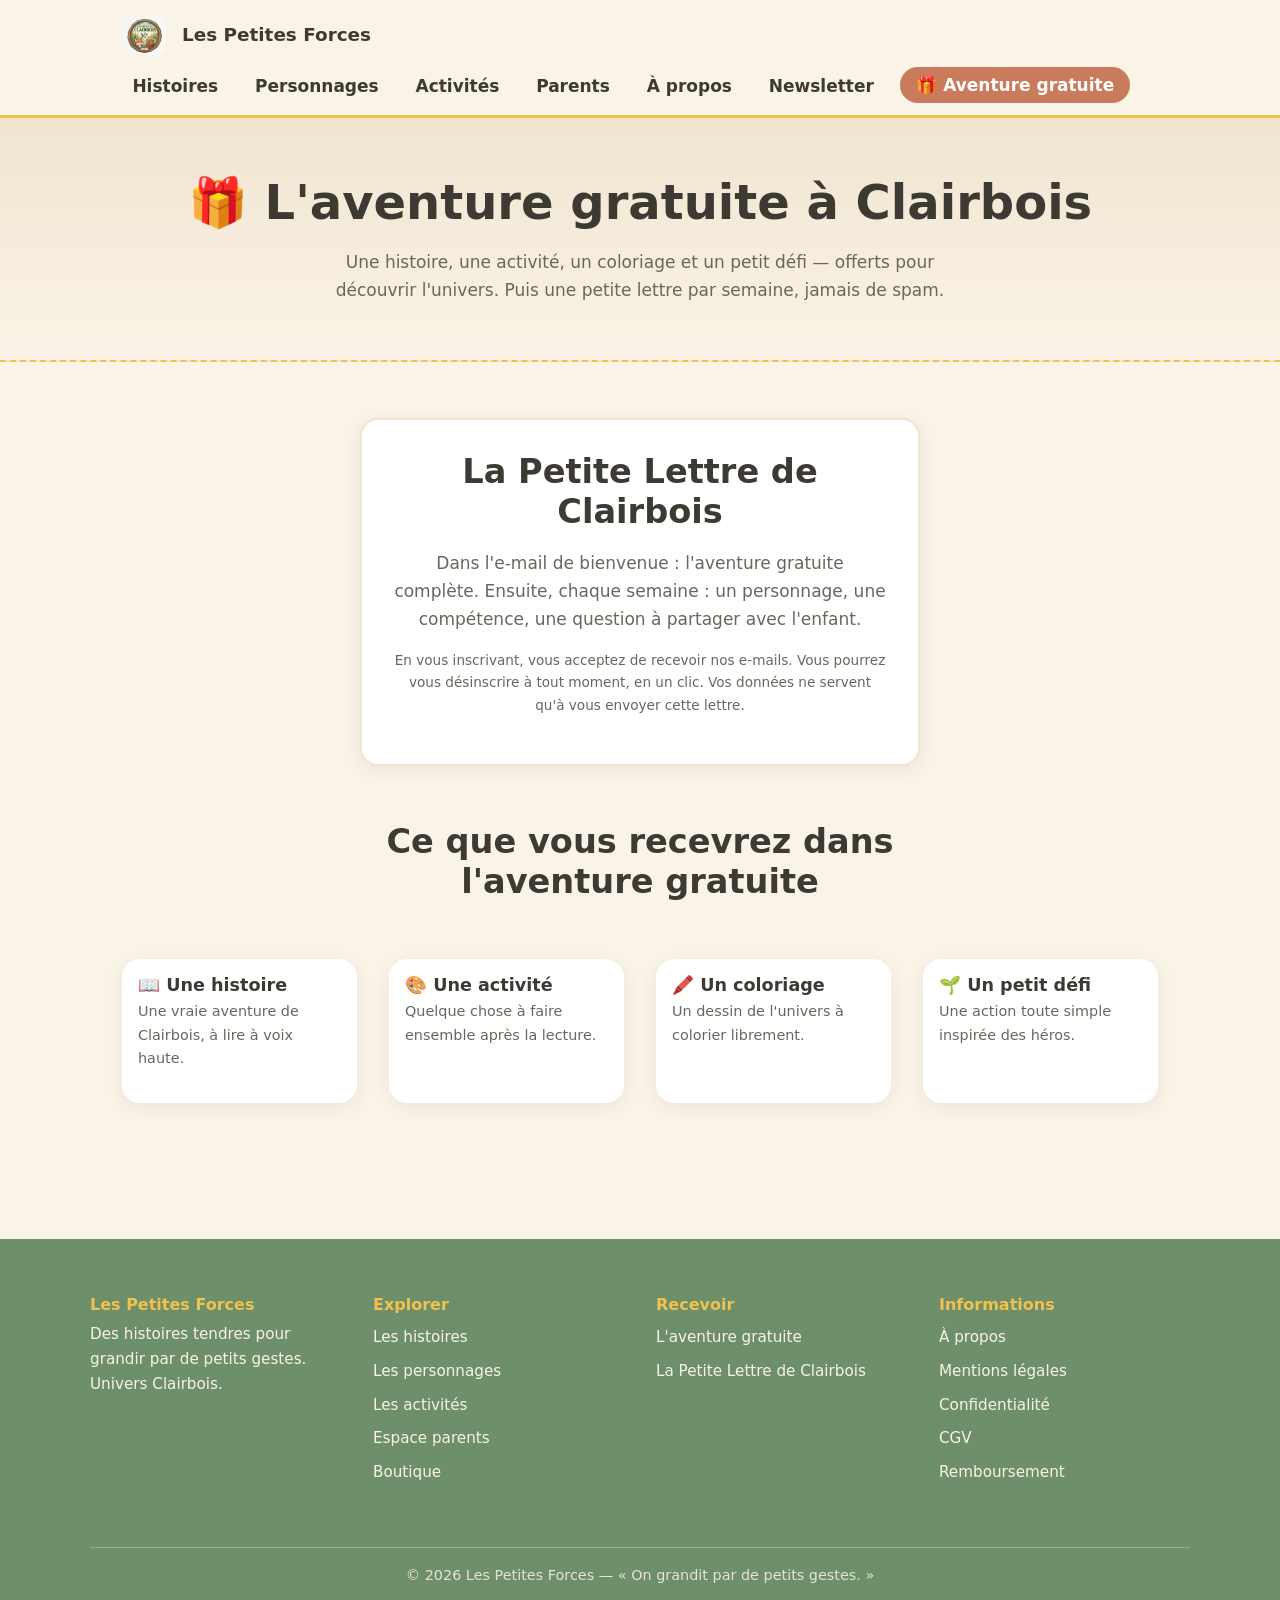
<file: newsletter.html>
<!DOCTYPE html>
<html lang="fr">
<head>
  <meta charset="UTF-8">
  <meta name="viewport" content="width=device-width, initial-scale=1.0">
  <title>Newsletter — La Petite Lettre de Clairbois</title>
  <meta name="description" content="Inscrivez-vous à La Petite Lettre de Clairbois et recevez l'aventure gratuite : une histoire, une activité, un coloriage et un petit défi.">
  <link rel="stylesheet" href="css/style.css">
  <link rel="icon" href="assets/logo-crayon.png" type="image/png">
</head>
<body>
  <a class="skip-link" href="#contenu">Aller au contenu principal</a>

  <header class="site-header">
    <nav class="nav" aria-label="Navigation principale">
      <a class="logo" href="index.html">
        <img src="assets/logo-couleur.png" alt="Logo Les Petites Forces">
        Les Petites Forces
      </a>
      <ul class="nav-links">
        <li><a href="histoires.html">Histoires</a></li>
        <li><a href="personnages.html">Personnages</a></li>
        <li><a href="activites.html">Activités</a></li>
        <li><a href="parents.html">Parents</a></li>
        <li><a href="apropos.html">À propos</a></li>
        <li><a href="newsletter.html">Newsletter</a></li>
        <li><a class="cta" href="newsletter.html">🎁 Aventure gratuite</a></li>
      </ul>
    </nav>
  </header>

  <main id="contenu">
    <div class="page-entete">
      <h1>🎁 L'aventure gratuite à Clairbois</h1>
      <p>Une histoire, une activité, un coloriage et un petit défi — offerts pour découvrir l'univers. Puis une petite lettre par semaine, jamais de spam.</p>
    </div>

    <div class="conteneur">
      <div class="bloc-formulaire">
        <h2 style="text-align:center">La Petite Lettre de Clairbois</h2>
        <p>Dans l'e-mail de bienvenue : l'aventure gratuite complète. Ensuite, chaque semaine : un personnage, une compétence, une question à partager avec l'enfant.</p>
        <div class="ml-embedded" data-form="tTjwT6"></div>
        <p style="font-size:0.85rem;color:var(--encre-douce)">En vous inscrivant, vous acceptez de recevoir nos e-mails. Vous pourrez vous désinscrire à tout moment, en un clic. Vos données ne servent qu'à vous envoyer cette lettre.</p>
      </div>

      <div class="section-titre" style="margin-top:var(--sp-lg)">
        <h2>Ce que vous recevrez dans l'aventure gratuite</h2>
      </div>
      <ul class="grille-albums" style="grid-template-columns:repeat(auto-fit,minmax(220px,1fr))">
        <li class="carte-album"><div class="contenu">
          <h3>📖 Une histoire</h3>
          <p class="theme">Une vraie aventure de Clairbois, à lire à voix haute.</p>
        </div></li>
        <li class="carte-album"><div class="contenu">
          <h3>🎨 Une activité</h3>
          <p class="theme">Quelque chose à faire ensemble après la lecture.</p>
        </div></li>
        <li class="carte-album"><div class="contenu">
          <h3>🖍️ Un coloriage</h3>
          <p class="theme">Un dessin de l'univers à colorier librement.</p>
        </div></li>
        <li class="carte-album"><div class="contenu">
          <h3>🌱 Un petit défi</h3>
          <p class="theme">Une action toute simple inspirée des héros.</p>
        </div></li>
      </ul>
    </div>
  </main>

  <footer class="site-footer">
    <div class="footer-grille">
      <div>
        <h3>Les Petites Forces</h3>
        <p style="font-size:0.95rem">Des histoires tendres pour grandir par de petits gestes. Univers Clairbois.</p>
      </div>
      <div>
        <h3>Explorer</h3>
        <ul>
          <li><a href="histoires.html">Les histoires</a></li>
          <li><a href="personnages.html">Les personnages</a></li>
          <li><a href="activites.html">Les activités</a></li>
          <li><a href="parents.html">Espace parents</a></li>
          <li><a href="boutique.html">Boutique</a></li>
        </ul>
      </div>
      <div>
        <h3>Recevoir</h3>
        <ul>
          <li><a href="newsletter.html">L'aventure gratuite</a></li>
          <li><a href="newsletter.html">La Petite Lettre de Clairbois</a></li>
        </ul>
      </div>
      <div>
        <h3>Informations</h3>
        <ul>
          <li><a href="apropos.html">À propos</a></li>
          <li><a href="mentions-legales.html">Mentions légales</a></li>
          <li><a href="confidentialite.html">Confidentialité</a></li>
          <li><a href="cgv.html">CGV</a></li>
          <li><a href="remboursement.html">Remboursement</a></li>
        </ul>
      </div>
    </div>
    <div class="footer-bas">
      <p>© 2026 Les Petites Forces — « On grandit par de petits gestes. »</p>
    </div>
  </footer>

  <script src="js/main.js"></script>
  <!-- MailerLite Universal (chargé une seule fois, §25) -->
  <script>
    (function(w,d,e,u,f,l,n){w[f]=w[f]||function(){(w[f].q=w[f].q||[])
    .push(arguments);},l=d.createElement(e),l.async=1,l.src=u,
    n=d.getElementsByTagName(e)[0],n.parentNode.insertBefore(l,n);})
    (window,document,'script','https://assets.mailerlite.com/js/universal.js','ml');
    ml('account', '2626784');
  </script>
  <!-- End MailerLite Universal -->
</body>
</html>
</file>
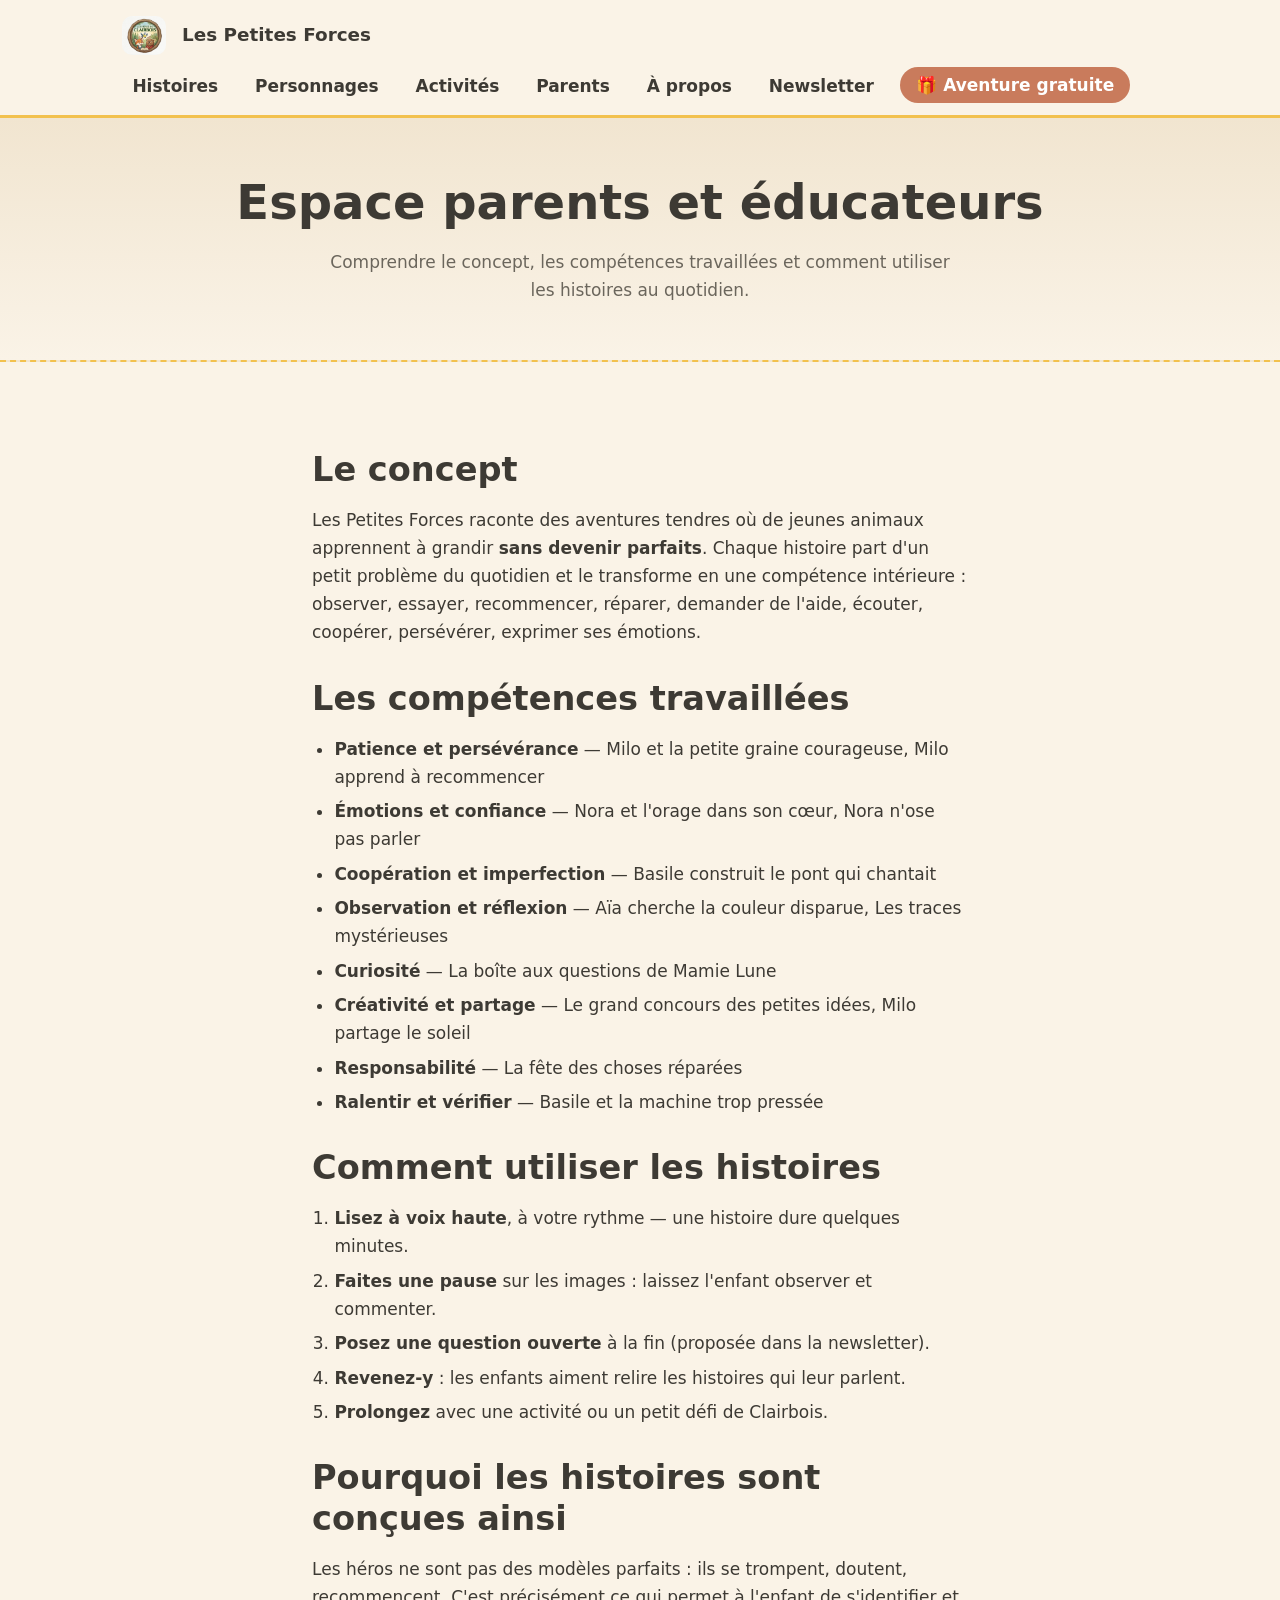
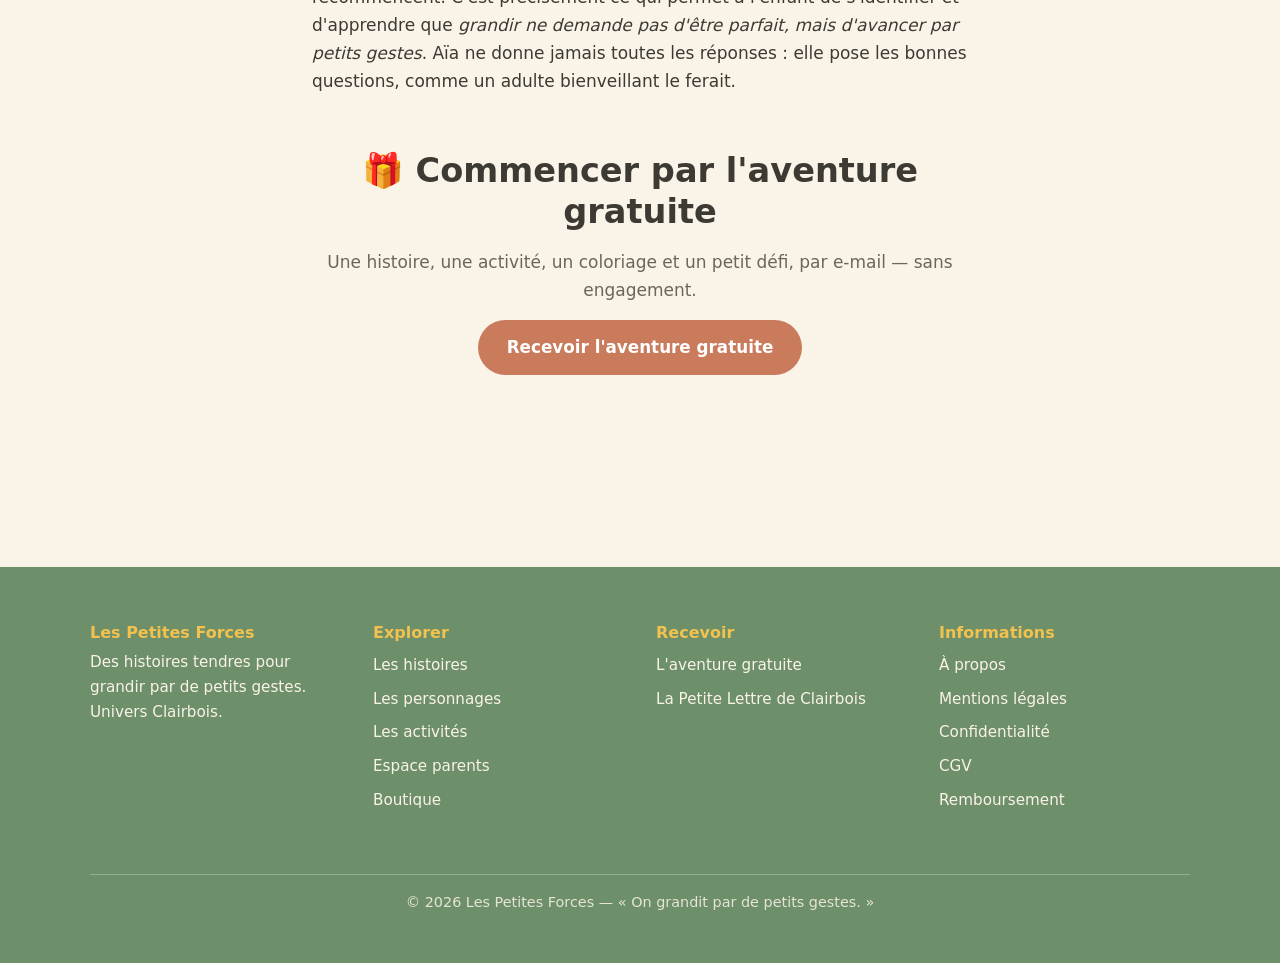
<file: parents.html>
<!DOCTYPE html>
<html lang="fr">
<head>
  <meta charset="UTF-8">
  <meta name="viewport" content="width=device-width, initial-scale=1.0">
  <title>Espace parents — Les Petites Forces</title>
  <meta name="description" content="Pourquoi nos histoires sont conçues ainsi : les compétences travaillées, comment les utiliser, comment elles aident les enfants de 4 à 7 ans à grandir.">
  <link rel="stylesheet" href="css/style.css">
  <link rel="icon" href="assets/logo-crayon.png" type="image/png">
</head>
<body>
  <a class="skip-link" href="#contenu">Aller au contenu principal</a>

  <header class="site-header">
    <nav class="nav" aria-label="Navigation principale">
      <a class="logo" href="index.html">
        <img src="assets/logo-couleur.png" alt="Logo Les Petites Forces">
        Les Petites Forces
      </a>
      <ul class="nav-links">
        <li><a href="histoires.html">Histoires</a></li>
        <li><a href="personnages.html">Personnages</a></li>
        <li><a href="activites.html">Activités</a></li>
        <li><a href="parents.html">Parents</a></li>
        <li><a href="apropos.html">À propos</a></li>
        <li><a href="newsletter.html">Newsletter</a></li>
        <li><a class="cta" href="newsletter.html">🎁 Aventure gratuite</a></li>
      </ul>
    </nav>
  </header>

  <main id="contenu">
    <div class="page-entete">
      <h1>Espace parents et éducateurs</h1>
      <p>Comprendre le concept, les compétences travaillées et comment utiliser les histoires au quotidien.</p>
    </div>

    <div class="conteneur prose">
      <h2>Le concept</h2>
      <p>Les Petites Forces raconte des aventures tendres où de jeunes animaux apprennent à grandir <strong>sans devenir parfaits</strong>. Chaque histoire part d'un petit problème du quotidien et le transforme en une compétence intérieure : observer, essayer, recommencer, réparer, demander de l'aide, écouter, coopérer, persévérer, exprimer ses émotions.</p>

      <h2>Les compétences travaillées</h2>
      <ul>
        <li><strong>Patience et persévérance</strong> — Milo et la petite graine courageuse, Milo apprend à recommencer</li>
        <li><strong>Émotions et confiance</strong> — Nora et l'orage dans son cœur, Nora n'ose pas parler</li>
        <li><strong>Coopération et imperfection</strong> — Basile construit le pont qui chantait</li>
        <li><strong>Observation et réflexion</strong> — Aïa cherche la couleur disparue, Les traces mystérieuses</li>
        <li><strong>Curiosité</strong> — La boîte aux questions de Mamie Lune</li>
        <li><strong>Créativité et partage</strong> — Le grand concours des petites idées, Milo partage le soleil</li>
        <li><strong>Responsabilité</strong> — La fête des choses réparées</li>
        <li><strong>Ralentir et vérifier</strong> — Basile et la machine trop pressée</li>
      </ul>

      <h2>Comment utiliser les histoires</h2>
      <ol>
        <li><strong>Lisez à voix haute</strong>, à votre rythme — une histoire dure quelques minutes.</li>
        <li><strong>Faites une pause</strong> sur les images : laissez l'enfant observer et commenter.</li>
        <li><strong>Posez une question ouverte</strong> à la fin (proposée dans la newsletter).</li>
        <li><strong>Revenez-y</strong> : les enfants aiment relire les histoires qui leur parlent.</li>
        <li><strong>Prolongez</strong> avec une activité ou un petit défi de Clairbois.</li>
      </ol>

      <h2>Pourquoi les histoires sont conçues ainsi</h2>
      <p>Les héros ne sont pas des modèles parfaits : ils se trompent, doutent, recommencent. C'est précisément ce qui permet à l'enfant de s'identifier et d'apprendre que <em>grandir ne demande pas d'être parfait, mais d'avancer par petits gestes</em>. Aïa ne donne jamais toutes les réponses : elle pose les bonnes questions, comme un adulte bienveillant le ferait.</p>

      <div class="section-titre" style="margin-top:var(--sp-lg)">
        <h2>🎁 Commencer par l'aventure gratuite</h2>
        <p>Une histoire, une activité, un coloriage et un petit défi, par e-mail — sans engagement.</p>
        <p><a class="btn btn-principal" href="newsletter.html">Recevoir l'aventure gratuite</a></p>
      </div>
    </div>
  </main>

  <footer class="site-footer">
    <div class="footer-grille">
      <div>
        <h3>Les Petites Forces</h3>
        <p style="font-size:0.95rem">Des histoires tendres pour grandir par de petits gestes. Univers Clairbois.</p>
      </div>
      <div>
        <h3>Explorer</h3>
        <ul>
          <li><a href="histoires.html">Les histoires</a></li>
          <li><a href="personnages.html">Les personnages</a></li>
          <li><a href="activites.html">Les activités</a></li>
          <li><a href="parents.html">Espace parents</a></li>
          <li><a href="boutique.html">Boutique</a></li>
        </ul>
      </div>
      <div>
        <h3>Recevoir</h3>
        <ul>
          <li><a href="newsletter.html">L'aventure gratuite</a></li>
          <li><a href="newsletter.html">La Petite Lettre de Clairbois</a></li>
        </ul>
      </div>
      <div>
        <h3>Informations</h3>
        <ul>
          <li><a href="apropos.html">À propos</a></li>
          <li><a href="mentions-legales.html">Mentions légales</a></li>
          <li><a href="confidentialite.html">Confidentialité</a></li>
          <li><a href="cgv.html">CGV</a></li>
          <li><a href="remboursement.html">Remboursement</a></li>
        </ul>
      </div>
    </div>
    <div class="footer-bas">
      <p>© 2026 Les Petites Forces — « On grandit par de petits gestes. »</p>
    </div>
  </footer>

  <script src="js/main.js"></script>
</body>
</html>
</file>
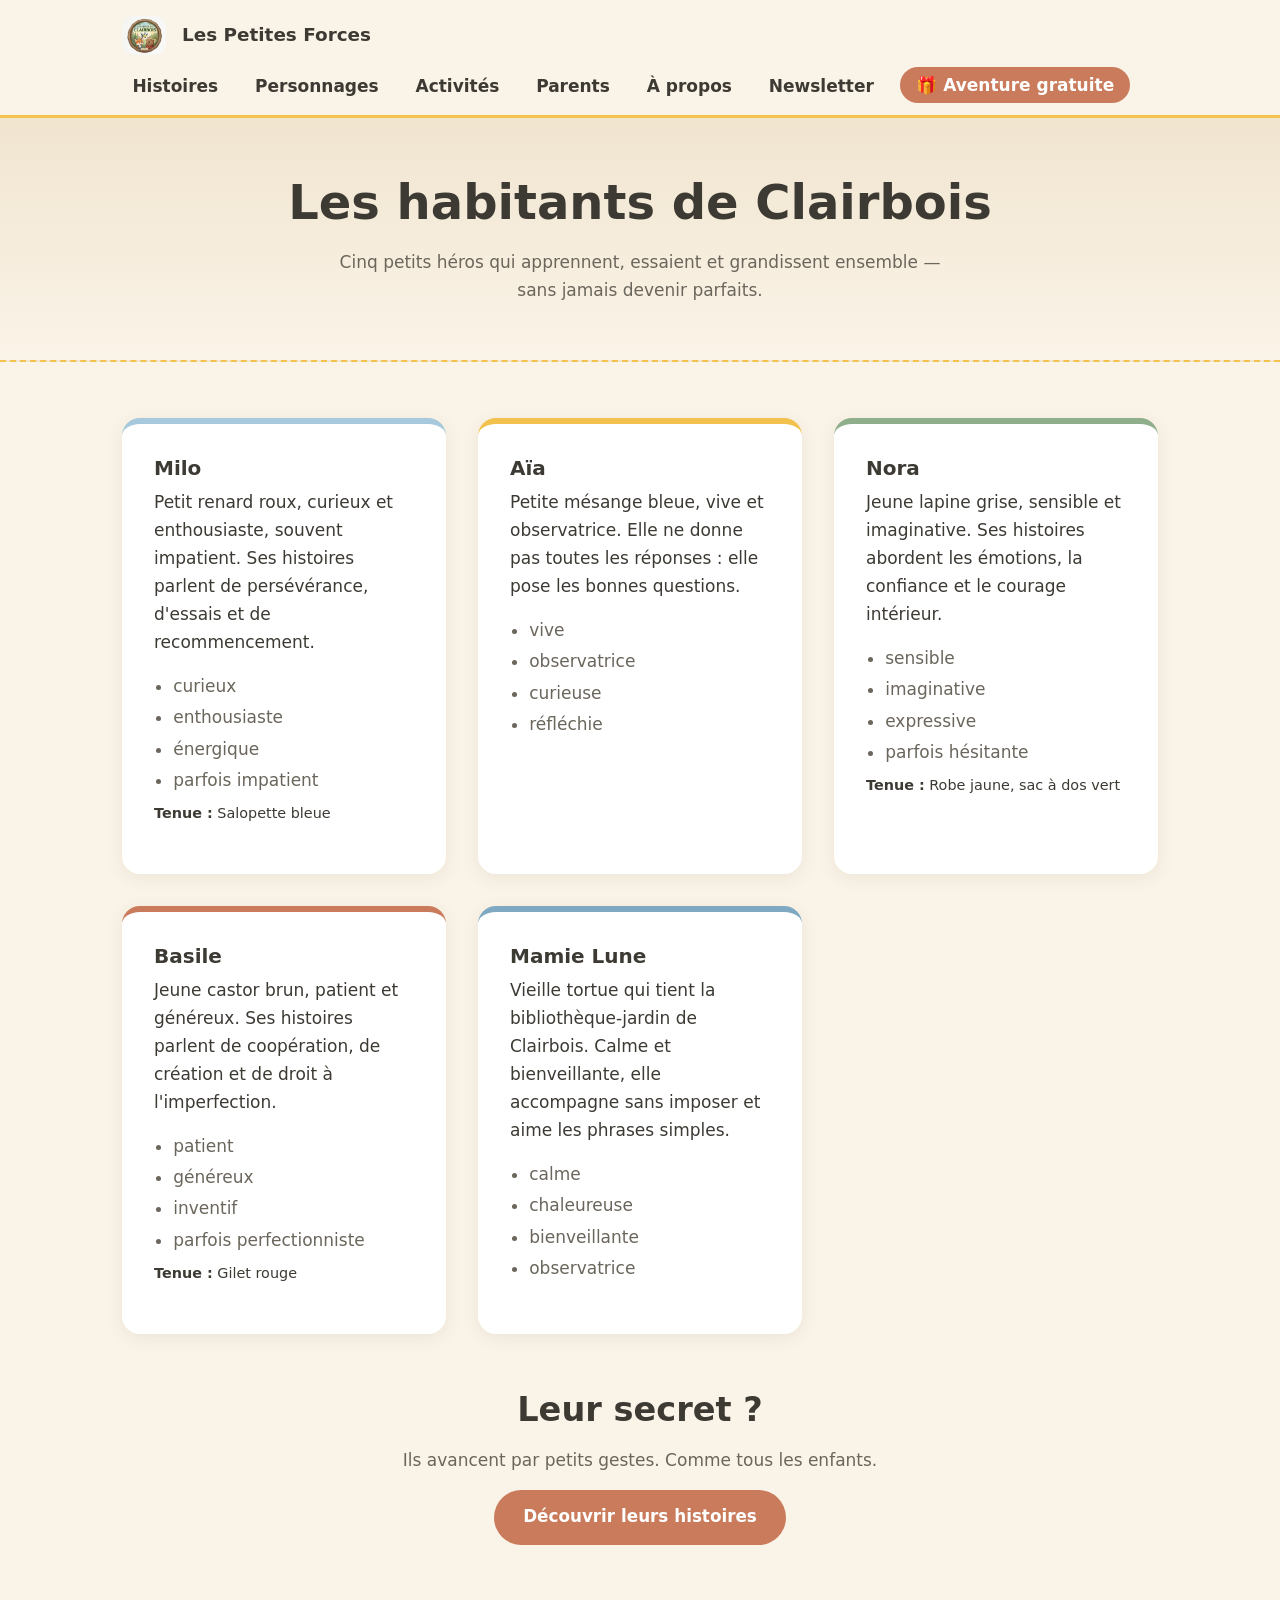
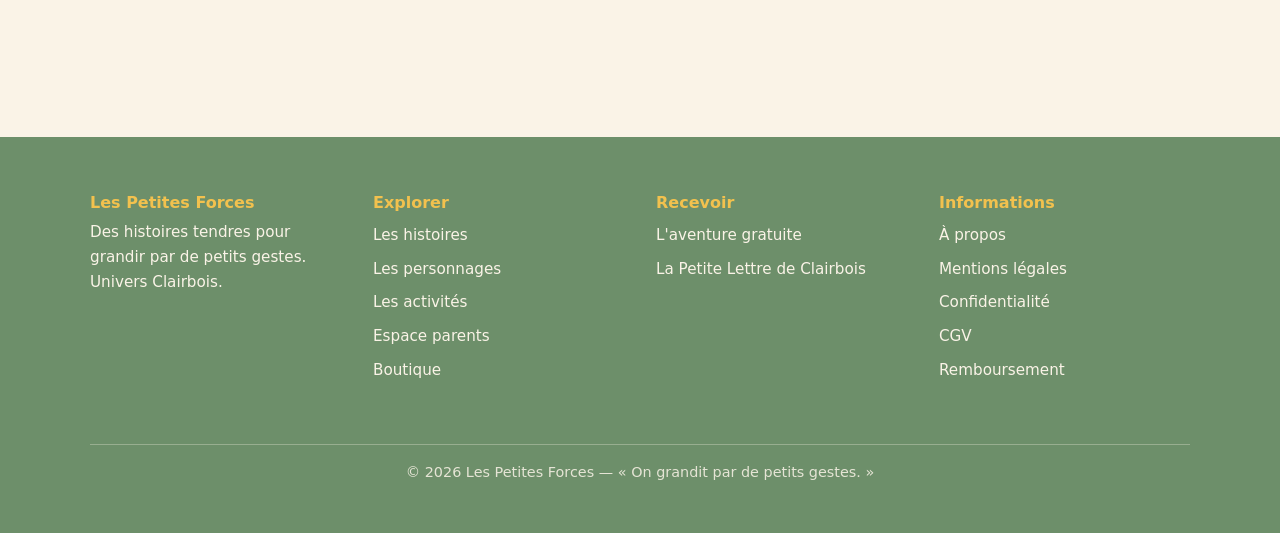
<file: personnages.html>
<!DOCTYPE html>
<html lang="fr">
<head>
  <meta charset="UTF-8">
  <meta name="viewport" content="width=device-width, initial-scale=1.0">
  <title>Les personnages de Clairbois — Les Petites Forces</title>
  <meta name="description" content="Milo le renard, Aïa la mésange, Nora la lapine, Basile le castor et Mamie Lune : les héros de l'univers Clairbois.">
  <link rel="stylesheet" href="css/style.css">
  <link rel="icon" href="assets/logo-crayon.png" type="image/png">
</head>
<body>
  <a class="skip-link" href="#contenu">Aller au contenu principal</a>

  <header class="site-header">
    <nav class="nav" aria-label="Navigation principale">
      <a class="logo" href="index.html">
        <img src="assets/logo-couleur.png" alt="Logo Les Petites Forces">
        Les Petites Forces
      </a>
      <ul class="nav-links">
        <li><a href="histoires.html">Histoires</a></li>
        <li><a href="personnages.html">Personnages</a></li>
        <li><a href="activites.html">Activités</a></li>
        <li><a href="parents.html">Parents</a></li>
        <li><a href="apropos.html">À propos</a></li>
        <li><a href="newsletter.html">Newsletter</a></li>
        <li><a class="cta" href="newsletter.html">🎁 Aventure gratuite</a></li>
      </ul>
    </nav>
  </header>

  <main id="contenu">
    <div class="page-entete">
      <h1>Les habitants de Clairbois</h1>
      <p>Cinq petits héros qui apprennent, essaient et grandissent ensemble — sans jamais devenir parfaits.</p>
    </div>

    <div class="conteneur">
      <div class="grille-personnages" data-personnages></div>

      <div class="section-titre" style="margin-top:var(--sp-lg)">
        <h2>Leur secret ?</h2>
        <p>Ils avancent par petits gestes. Comme tous les enfants.</p>
        <p><a class="btn btn-principal" href="histoires.html">Découvrir leurs histoires</a></p>
      </div>
    </div>
  </main>

  <footer class="site-footer">
    <div class="footer-grille">
      <div>
        <h3>Les Petites Forces</h3>
        <p style="font-size:0.95rem">Des histoires tendres pour grandir par de petits gestes. Univers Clairbois.</p>
      </div>
      <div>
        <h3>Explorer</h3>
        <ul>
          <li><a href="histoires.html">Les histoires</a></li>
          <li><a href="personnages.html">Les personnages</a></li>
          <li><a href="activites.html">Les activités</a></li>
          <li><a href="parents.html">Espace parents</a></li>
          <li><a href="boutique.html">Boutique</a></li>
        </ul>
      </div>
      <div>
        <h3>Recevoir</h3>
        <ul>
          <li><a href="newsletter.html">L'aventure gratuite</a></li>
          <li><a href="newsletter.html">La Petite Lettre de Clairbois</a></li>
        </ul>
      </div>
      <div>
        <h3>Informations</h3>
        <ul>
          <li><a href="apropos.html">À propos</a></li>
          <li><a href="mentions-legales.html">Mentions légales</a></li>
          <li><a href="confidentialite.html">Confidentialité</a></li>
          <li><a href="cgv.html">CGV</a></li>
          <li><a href="remboursement.html">Remboursement</a></li>
        </ul>
      </div>
    </div>
    <div class="footer-bas">
      <p>© 2026 Les Petites Forces — « On grandit par de petits gestes. »</p>
    </div>
  </footer>

  <script src="js/main.js"></script>
</body>
</html>
</file>
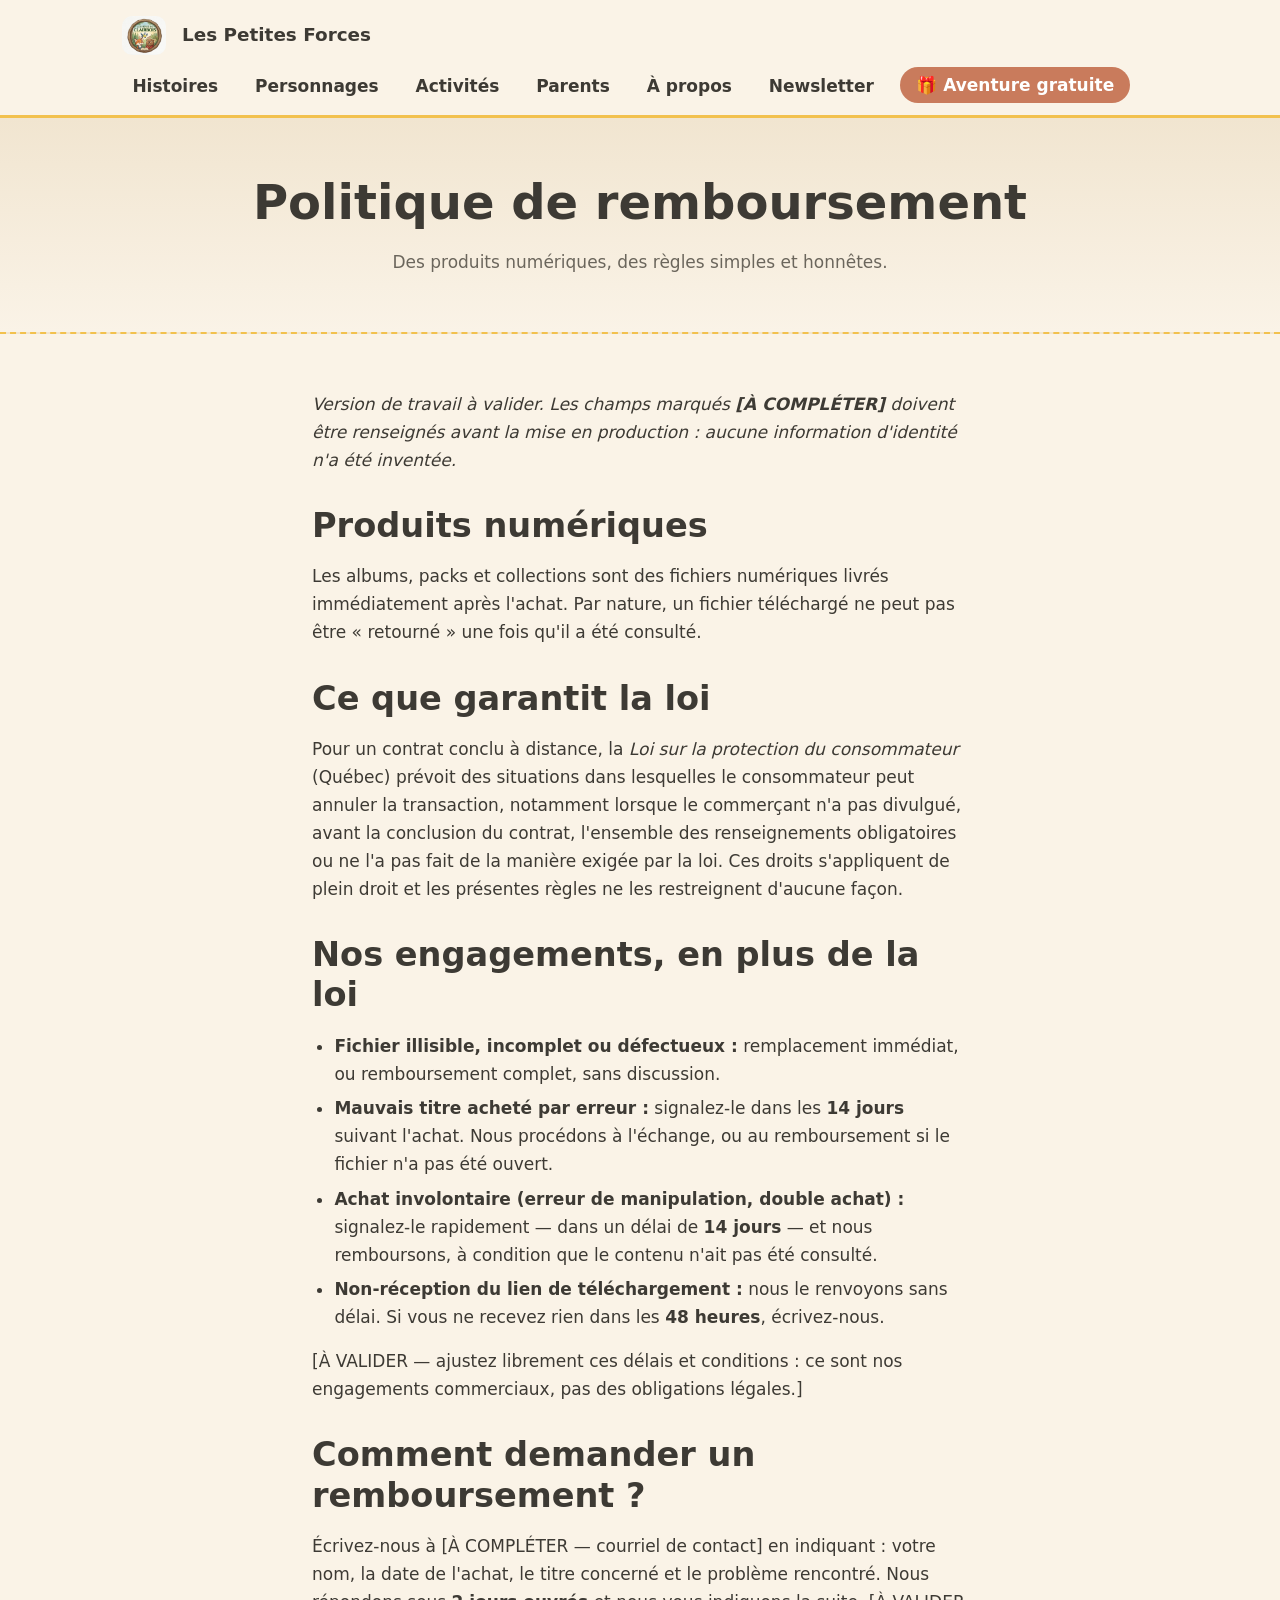
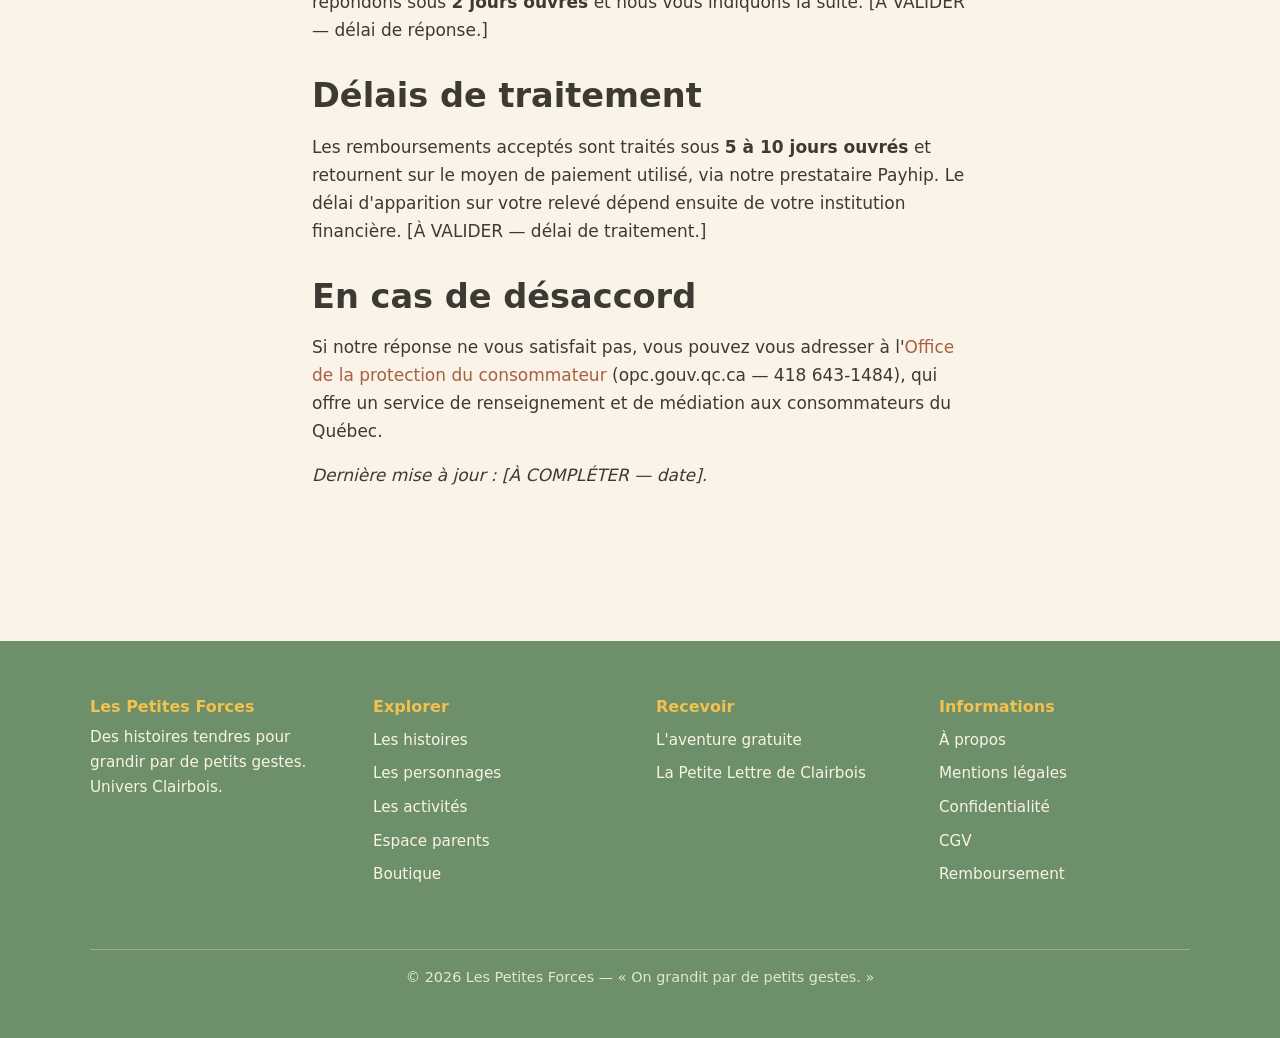
<file: remboursement.html>
<!DOCTYPE html>
<html lang="fr">
<head>
  <meta charset="UTF-8">
  <meta name="viewport" content="width=device-width, initial-scale=1.0">
  <title>Politique de remboursement — Les Petites Forces</title>
  <meta name="description" content="Politique de remboursement des produits numériques Les Petites Forces.">
  <link rel="stylesheet" href="css/style.css">
  <link rel="icon" href="assets/logo-crayon.png" type="image/png">
</head>
<body>
  <a class="skip-link" href="#contenu">Aller au contenu principal</a>

  <header class="site-header">
    <nav class="nav" aria-label="Navigation principale">
      <a class="logo" href="index.html">
        <img src="assets/logo-couleur.png" alt="Logo Les Petites Forces">
        Les Petites Forces
      </a>
      <ul class="nav-links">
        <li><a href="histoires.html">Histoires</a></li>
        <li><a href="personnages.html">Personnages</a></li>
        <li><a href="activites.html">Activités</a></li>
        <li><a href="parents.html">Parents</a></li>
        <li><a href="apropos.html">À propos</a></li>
        <li><a href="newsletter.html">Newsletter</a></li>
        <li><a class="cta" href="newsletter.html">🎁 Aventure gratuite</a></li>
      </ul>
    </nav>
  </header>

  <main id="contenu">
    <div class="page-entete">
      <h1>Politique de remboursement</h1>
      <p>Des produits numériques, des règles simples et honnêtes.</p>
    </div>

    <div class="conteneur prose">
      <p><em>Version de travail à valider. Les champs marqués <strong>[À COMPLÉTER]</strong> doivent être renseignés avant la mise en production : aucune information d'identité n'a été inventée.</em></p>

      <h2>Produits numériques</h2>
      <p>Les albums, packs et collections sont des fichiers numériques livrés immédiatement après l'achat. Par nature, un fichier téléchargé ne peut pas être « retourné » une fois qu'il a été consulté.</p>

      <h2>Ce que garantit la loi</h2>
      <p>Pour un contrat conclu à distance, la <em>Loi sur la protection du consommateur</em> (Québec) prévoit des situations dans lesquelles le consommateur peut annuler la transaction, notamment lorsque le commerçant n'a pas divulgué, avant la conclusion du contrat, l'ensemble des renseignements obligatoires ou ne l'a pas fait de la manière exigée par la loi. Ces droits s'appliquent de plein droit et les présentes règles ne les restreignent d'aucune façon.</p>

      <h2>Nos engagements, en plus de la loi</h2>
      <ul>
        <li><strong>Fichier illisible, incomplet ou défectueux :</strong> remplacement immédiat, ou remboursement complet, sans discussion.</li>
        <li><strong>Mauvais titre acheté par erreur :</strong> signalez-le dans les <strong>14 jours</strong> suivant l'achat. Nous procédons à l'échange, ou au remboursement si le fichier n'a pas été ouvert.</li>
        <li><strong>Achat involontaire (erreur de manipulation, double achat) :</strong> signalez-le rapidement — dans un délai de <strong>14 jours</strong> — et nous remboursons, à condition que le contenu n'ait pas été consulté.</li>
        <li><strong>Non-réception du lien de téléchargement :</strong> nous le renvoyons sans délai. Si vous ne recevez rien dans les <strong>48 heures</strong>, écrivez-nous.</li>
      </ul>
      <p>[À VALIDER — ajustez librement ces délais et conditions : ce sont nos engagements commerciaux, pas des obligations légales.]</p>

      <h2>Comment demander un remboursement ?</h2>
      <p>Écrivez-nous à [À COMPLÉTER — courriel de contact] en indiquant : votre nom, la date de l'achat, le titre concerné et le problème rencontré. Nous répondons sous <strong>2 jours ouvrés</strong> et nous vous indiquons la suite. [À VALIDER — délai de réponse.]</p>

      <h2>Délais de traitement</h2>
      <p>Les remboursements acceptés sont traités sous <strong>5 à 10 jours ouvrés</strong> et retournent sur le moyen de paiement utilisé, via notre prestataire Payhip. Le délai d'apparition sur votre relevé dépend ensuite de votre institution financière. [À VALIDER — délai de traitement.]</p>

      <h2>En cas de désaccord</h2>
      <p>Si notre réponse ne vous satisfait pas, vous pouvez vous adresser à l'<a href="https://www.opc.gouv.qc.ca/" rel="noopener">Office de la protection du consommateur</a> (opc.gouv.qc.ca — 418 643-1484), qui offre un service de renseignement et de médiation aux consommateurs du Québec.</p>

      <p><em>Dernière mise à jour : [À COMPLÉTER — date].</em></p>
    </div>
  </main>

  <footer class="site-footer">
    <div class="footer-grille">
      <div>
        <h3>Les Petites Forces</h3>
        <p style="font-size:0.95rem">Des histoires tendres pour grandir par de petits gestes. Univers Clairbois.</p>
      </div>
      <div>
        <h3>Explorer</h3>
        <ul>
          <li><a href="histoires.html">Les histoires</a></li>
          <li><a href="personnages.html">Les personnages</a></li>
          <li><a href="activites.html">Les activités</a></li>
          <li><a href="parents.html">Espace parents</a></li>
          <li><a href="boutique.html">Boutique</a></li>
        </ul>
      </div>
      <div>
        <h3>Recevoir</h3>
        <ul>
          <li><a href="newsletter.html">L'aventure gratuite</a></li>
          <li><a href="newsletter.html">La Petite Lettre de Clairbois</a></li>
        </ul>
      </div>
      <div>
        <h3>Informations</h3>
        <ul>
          <li><a href="apropos.html">À propos</a></li>
          <li><a href="mentions-legales.html">Mentions légales</a></li>
          <li><a href="confidentialite.html">Confidentialité</a></li>
          <li><a href="cgv.html">CGV</a></li>
          <li><a href="remboursement.html">Remboursement</a></li>
        </ul>
      </div>
    </div>
    <div class="footer-bas">
      <p>© 2026 Les Petites Forces — « On grandit par de petits gestes. »</p>
    </div>
  </footer>

  <script src="js/main.js"></script>
</body>
</html>
</file>
<file: css/style.css>
/* ============================================================
   LES PETITES FORCES — Clairbois
   Site statique — design system
   Palette (kit §06) : vert sauge, jaune soleil, bleu doux,
   terracotta, crème — aquarelle chaleureuse pour album jeunesse.
   ============================================================ */

:root {
  /* Palette */
  --vert-sauge: #8fae8b;
  --vert-sauge-fonce: #6d8f6a;
  --jaune-soleil: #f2c14e;
  --bleu-doux: #a6c9dd;
  --bleu-doux-fonce: #7fa9c2;
  --terracotta: #c97b5c;
  --terracotta-fonce: #a85f43;
  --creme: #faf3e7;
  --creme-fonce: #f1e5d0;
  --encre: #3d3a34;
  --encre-douce: #6b665c;
  --blanc: #ffffff;

  /* Typographie */
  --font-titres: ui-rounded, "SF Pro Rounded", "Avenir Next Rounded", "Segoe UI", system-ui, sans-serif;
  --font-corps: "Avenir Next", "Segoe UI", system-ui, -apple-system, sans-serif;

  /* Espacements */
  --sp-xs: 0.5rem;
  --sp-sm: 1rem;
  --sp-md: 2rem;
  --sp-lg: 3.5rem;
  --sp-xl: 5rem;

  /* Rayons */
  --rayon: 18px;
  --rayon-petit: 10px;

  /* Ombres douces */
  --ombre: 0 4px 18px rgba(61, 58, 52, 0.08);
  --ombre-forte: 0 8px 30px rgba(61, 58, 52, 0.14);
}

/* ---------- Base ---------- */

* { box-sizing: border-box; margin: 0; padding: 0; }

html { scroll-behavior: smooth; }

body {
  font-family: var(--font-corps);
  background: var(--creme);
  color: var(--encre);
  line-height: 1.65;
  font-size: 1.0625rem;
  -webkit-font-smoothing: antialiased;
}

img { max-width: 100%; height: auto; display: block; }

a { color: var(--terracotta-fonce); text-decoration: none; }
a:hover { text-decoration: underline; }

h1, h2, h3, h4 {
  font-family: var(--font-titres);
  line-height: 1.2;
  color: var(--encre);
  font-weight: 700;
}

h1 { font-size: clamp(2rem, 5vw, 3rem); margin-bottom: var(--sp-sm); }
h2 { font-size: clamp(1.5rem, 3.5vw, 2.1rem); margin-bottom: var(--sp-sm); }
h3 { font-size: 1.25rem; margin-bottom: var(--sp-xs); }

p { margin-bottom: var(--sp-sm); }

/* ---------- Accessibilité : skip link ---------- */

.skip-link {
  position: absolute;
  left: -9999px;
  top: 0;
  background: var(--terracotta);
  color: var(--blanc);
  padding: var(--sp-sm);
  border-radius: 0 0 var(--rayon-petit) 0;
  z-index: 1000;
}
.skip-link:focus { left: 0; }

/* ---------- En-tête ---------- */

.site-header {
  background: var(--creme);
  border-bottom: 3px solid var(--jaune-soleil);
  position: sticky;
  top: 0;
  z-index: 100;
}

.nav {
  max-width: 1100px;
  margin: 0 auto;
  padding: var(--sp-sm) var(--sp-md);
  display: flex;
  align-items: center;
  justify-content: space-between;
  gap: var(--sp-sm);
  flex-wrap: wrap;
}

.logo {
  display: flex;
  align-items: center;
  gap: var(--sp-sm);
  font-family: var(--font-titres);
  font-weight: 700;
  font-size: 1.15rem;
  color: var(--encre);
}
.logo:hover { text-decoration: none; }
.logo img { width: 44px; height: auto; border-radius: var(--rayon-petit); }

.nav-links {
  display: flex;
  gap: var(--sp-sm);
  list-style: none;
  flex-wrap: wrap;
  align-items: center;
}
.nav-links a {
  color: var(--encre);
  font-weight: 600;
  padding: 0.35rem 0.65rem;
  border-radius: var(--rayon-petit);
}
.nav-links a:hover { background: var(--creme-fonce); text-decoration: none; }

.nav-links .cta {
  background: var(--terracotta);
  color: var(--blanc);
  padding: 0.5rem 1rem;
  border-radius: 999px;
}
.nav-links .cta:hover { background: var(--terracotta-fonce); text-decoration: none; }

/* ---------- Conteneur ---------- */

.conteneur {
  max-width: 1100px;
  margin: 0 auto;
  padding: var(--sp-lg) var(--sp-md);
}

.section-petite { padding: var(--sp-md) var(--sp-md); }

/* ---------- Héro ---------- */

.hero {
  text-align: center;
  padding: var(--sp-xl) var(--sp-md);
  background: linear-gradient(180deg, var(--creme) 0%, var(--creme-fonce) 100%);
  border-bottom: 2px dashed var(--jaune-soleil);
}

.hero .signature {
  font-family: var(--font-titres);
  font-size: 1.15rem;
  color: var(--terracotta-fonce);
  font-style: italic;
  margin-bottom: var(--sp-sm);
  display: block;
}

.hero p.hero-texte {
  max-width: 640px;
  margin: 0 auto var(--sp-md);
  font-size: 1.15rem;
  color: var(--encre-douce);
}

.hero-actions {
  display: flex;
  gap: var(--sp-sm);
  justify-content: center;
  flex-wrap: wrap;
}

/* ---------- Boutons ---------- */

.btn {
  display: inline-block;
  font-family: var(--font-titres);
  font-weight: 700;
  font-size: 1.05rem;
  padding: 0.85rem 1.8rem;
  border-radius: 999px;
  border: none;
  cursor: pointer;
  transition: transform 0.15s ease, box-shadow 0.15s ease, background 0.15s ease;
  text-decoration: none !important;
}
.btn:hover { transform: translateY(-2px); box-shadow: var(--ombre); }

.btn-principal { background: var(--terracotta); color: var(--blanc); }
.btn-principal:hover { background: var(--terracotta-fonce); }

.btn-secondaire { background: var(--vert-sauge); color: var(--blanc); }
.btn-secondaire:hover { background: var(--vert-sauge-fonce); }

.btn-jaune { background: var(--jaune-soleil); color: var(--encre); }
.btn-jaune:hover { background: #e3b13a; }

.btn-transparent {
  background: transparent;
  color: var(--encre);
  border: 2px solid var(--creme-fonce);
}
.btn-transparent:hover { border-color: var(--vert-sauge); }

/* ---------- Sections ---------- */

.section-titre {
  text-align: center;
  max-width: 680px;
  margin: 0 auto var(--sp-lg);
}
.section-titre p { color: var(--encre-douce); }

.section-alternee { background: var(--blanc); }
.section-alternee-2 { background: var(--creme-fonce); }

/* ---------- Grille albums ---------- */

.grille-albums {
  display: grid;
  grid-template-columns: repeat(auto-fill, minmax(230px, 1fr));
  gap: var(--sp-md);
  list-style: none;
}

.carte-album {
  background: var(--blanc);
  border-radius: var(--rayon);
  overflow: hidden;
  box-shadow: var(--ombre);
  transition: transform 0.2s ease, box-shadow 0.2s ease;
  display: flex;
  flex-direction: column;
}
.carte-album:hover {
  transform: translateY(-4px);
  box-shadow: var(--ombre-forte);
}

.carte-album .couverture { aspect-ratio: 4 / 3; object-fit: cover; width: 100%; }
.carte-album .contenu { padding: var(--sp-sm); display: flex; flex-direction: column; flex: 1; }
.carte-album h3 { font-size: 1.1rem; margin-bottom: 0.25rem; }
.carte-album .theme { color: var(--encre-douce); font-size: 0.9rem; margin-bottom: var(--sp-sm); }
.carte-album .bas { margin-top: auto; display: flex; justify-content: space-between; align-items: center; }
.carte-album .prix { font-family: var(--font-titres); font-weight: 700; color: var(--terracotta-fonce); }
.carte-album .lien { font-size: 0.95rem; font-weight: 700; }

/* ---------- Personnages ---------- */

.grille-personnages {
  display: grid;
  grid-template-columns: repeat(auto-fill, minmax(300px, 1fr));
  gap: var(--sp-md);
}

.carte-personnage {
  background: var(--blanc);
  border-radius: var(--rayon);
  padding: var(--sp-md);
  box-shadow: var(--ombre);
  border-top: 6px solid var(--bleu-doux);
}
.carte-personnage:nth-child(2) { border-top-color: var(--jaune-soleil); }
.carte-personnage:nth-child(3) { border-top-color: var(--vert-sauge); }
.carte-personnage:nth-child(4) { border-top-color: var(--terracotta); }
.carte-personnage:nth-child(5) { border-top-color: var(--bleu-doux-fonce); }

.carte-personnage ul {
  margin: var(--sp-xs) 0 0 1.2rem;
  color: var(--encre-douce);
}
.carte-personnage li { margin-bottom: 0.2rem; }

/* ---------- Étapes du tunnel / comment ça marche ---------- */

.etapes {
  display: grid;
  grid-template-columns: repeat(auto-fit, minmax(200px, 1fr));
  gap: var(--sp-md);
  counter-reset: etape;
}
.etape {
  background: var(--blanc);
  border-radius: var(--rayon);
  padding: var(--sp-md);
  box-shadow: var(--ombre);
  position: relative;
}
.etape::before {
  counter-increment: etape;
  content: counter(etape);
  display: flex;
  align-items: center;
  justify-content: center;
  width: 44px;
  height: 44px;
  border-radius: 50%;
  background: var(--jaune-soleil);
  color: var(--encre);
  font-family: var(--font-titres);
  font-weight: 700;
  font-size: 1.25rem;
  margin-bottom: var(--sp-sm);
}

/* ---------- Formulaire newsletter ---------- */

.bloc-formulaire {
  max-width: 560px;
  margin: 0 auto;
  background: var(--blanc);
  border-radius: var(--rayon);
  padding: var(--sp-md);
  box-shadow: var(--ombre);
  border: 2px solid var(--creme-fonce);
}

.bloc-formulaire p { text-align: center; color: var(--encre-douce); }

/* ---------- Pied de page ---------- */

.site-footer {
  background: var(--vert-sauge-fonce);
  color: var(--creme);
  padding: var(--sp-lg) var(--sp-md) var(--sp-md);
  margin-top: var(--sp-xl);
}

.footer-grille {
  max-width: 1100px;
  margin: 0 auto;
  display: grid;
  grid-template-columns: repeat(auto-fit, minmax(200px, 1fr));
  gap: var(--sp-md);
}

.footer-grille h3 { color: var(--jaune-soleil); font-size: 1rem; }

.footer-grille ul { list-style: none; }
.footer-grille a { color: var(--creme); font-size: 0.95rem; }
.footer-grille li { margin-bottom: 0.35rem; }

.footer-bas {
  max-width: 1100px;
  margin: var(--sp-lg) auto 0;
  padding-top: var(--sp-sm);
  border-top: 1px solid rgba(250, 243, 231, 0.3);
  font-size: 0.9rem;
  text-align: center;
  color: rgba(250, 243, 231, 0.85);
}

/* ---------- Pages internes ---------- */

.page-entete {
  background: linear-gradient(180deg, var(--creme-fonce), var(--creme));
  text-align: center;
  padding: var(--sp-lg) var(--sp-md);
  border-bottom: 2px dashed var(--jaune-soleil);
}
.page-entete p { max-width: 640px; margin: 0 auto; color: var(--encre-douce); }

.prose { max-width: 720px; margin: 0 auto; }
.prose h2 { margin-top: var(--sp-md); }
.prose ul, .prose ol { margin: 0 0 var(--sp-sm) 1.4rem; }
.prose li { margin-bottom: 0.4rem; }

/* ---------- Fiche album ---------- */

.fiche-album {
  display: grid;
  grid-template-columns: 1fr 1fr;
  gap: var(--sp-lg);
  align-items: start;
}
.fiche-album .couverture {
  border-radius: var(--rayon);
  box-shadow: var(--ombre-forte);
  width: 100%;
}

.fiche-infos .theme-badge {
  display: inline-block;
  background: var(--bleu-doux);
  color: var(--encre);
  font-size: 0.85rem;
  font-weight: 600;
  padding: 0.25rem 0.8rem;
  border-radius: 999px;
  margin-bottom: var(--sp-sm);
}

.fiche-infos .competences {
  display: flex;
  flex-wrap: wrap;
  gap: 0.4rem;
  margin: var(--sp-sm) 0;
}
.fiche-infos .competence {
  background: var(--creme-fonce);
  border-radius: 999px;
  padding: 0.2rem 0.7rem;
  font-size: 0.85rem;
}

.fiche-infos .prix { font-size: 1.6rem; font-family: var(--font-titres); color: var(--terracotta-fonce); font-weight: 700; }

.fiche-retour { margin: var(--sp-md) 0; display: inline-block; font-weight: 600; }

/* ---------- Accessibilité : focus visible ---------- */

a:focus-visible, button:focus-visible {
  outline: 3px solid var(--bleu-doux-fonce);
  outline-offset: 2px;
  border-radius: 4px;
}

/* ---------- Mobile ---------- */

@media (max-width: 720px) {
  .nav { flex-direction: column; align-items: flex-start; }
  .nav-links { width: 100%; justify-content: flex-start; }
  .fiche-album { grid-template-columns: 1fr; gap: var(--sp-md); }
  .hero { padding: var(--sp-lg) var(--sp-sm); }
  .conteneur { padding: var(--sp-md) var(--sp-sm); }
}

@media (max-width: 480px) {
  .nav-links a { font-size: 0.92rem; padding: 0.3rem 0.5rem; }
  .btn { width: 100%; text-align: center; }
  .hero-actions { flex-direction: column; width: 100%; }
}
</file>
